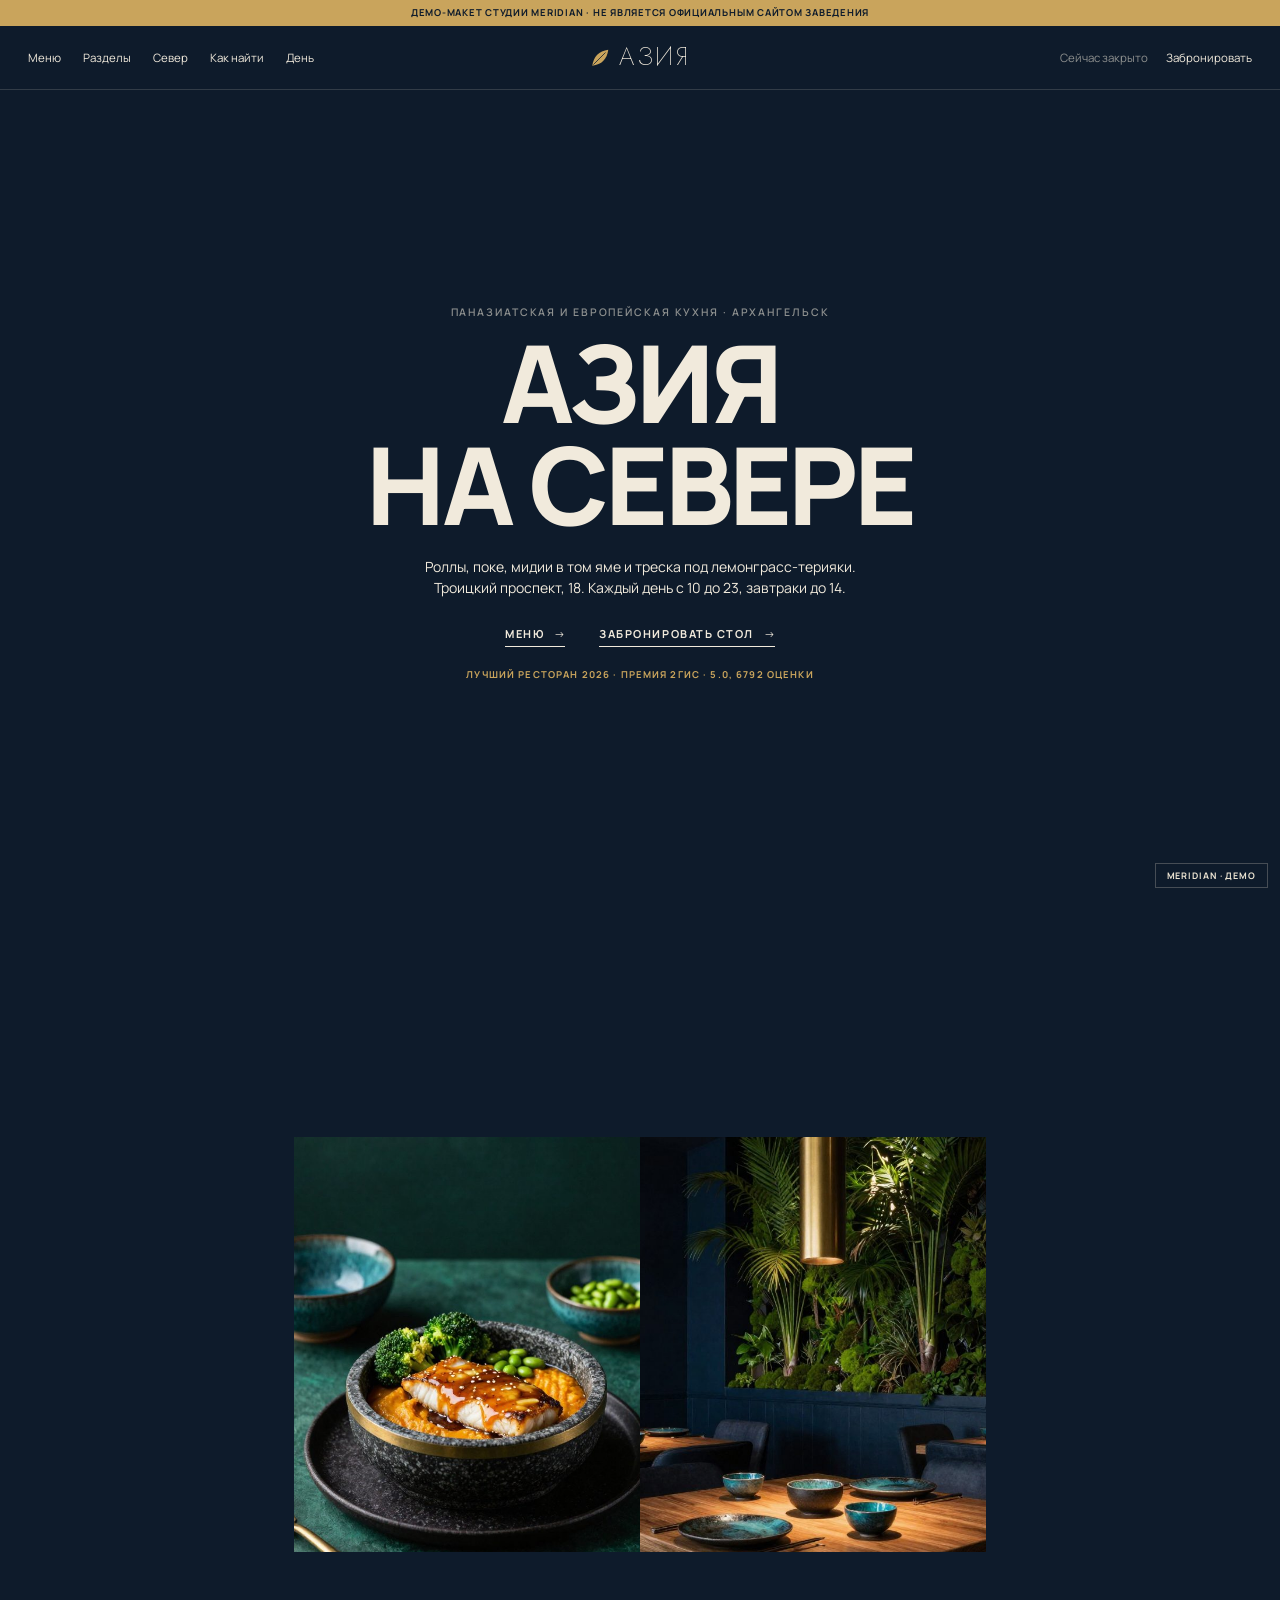
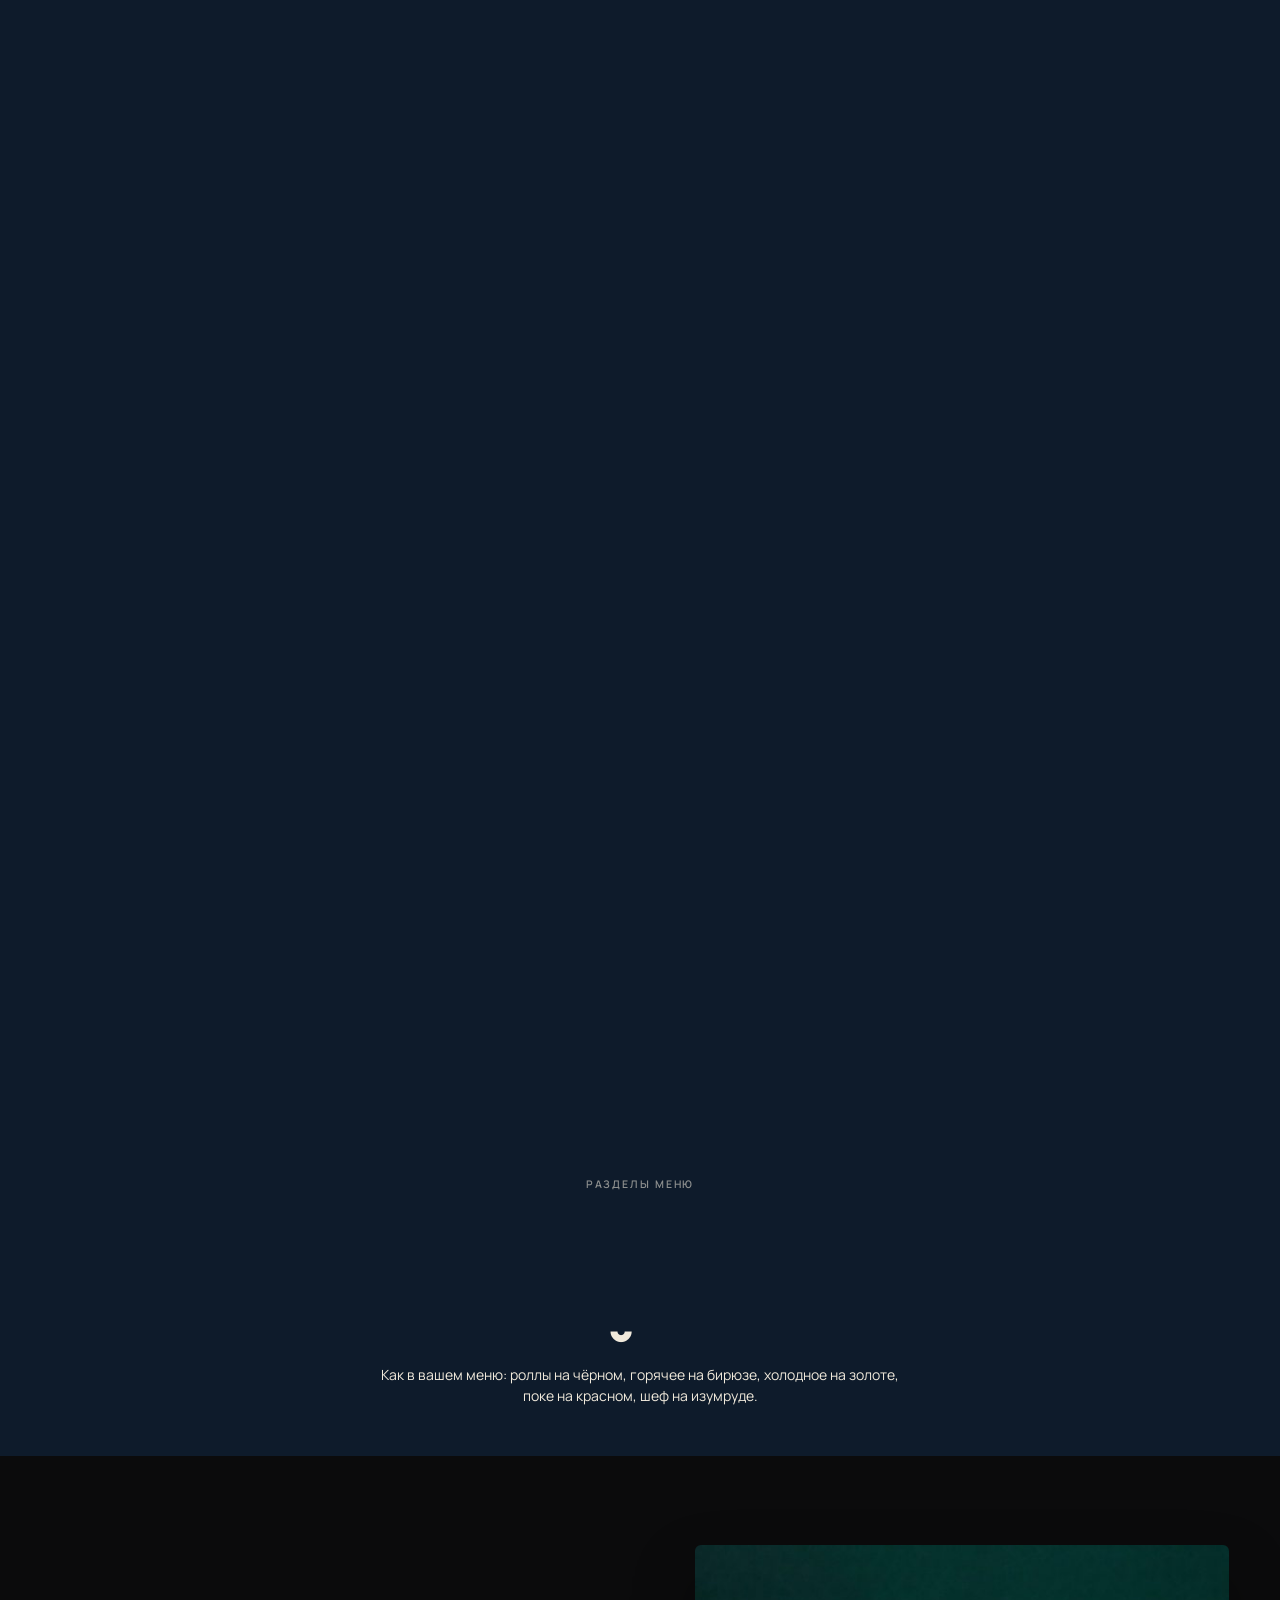
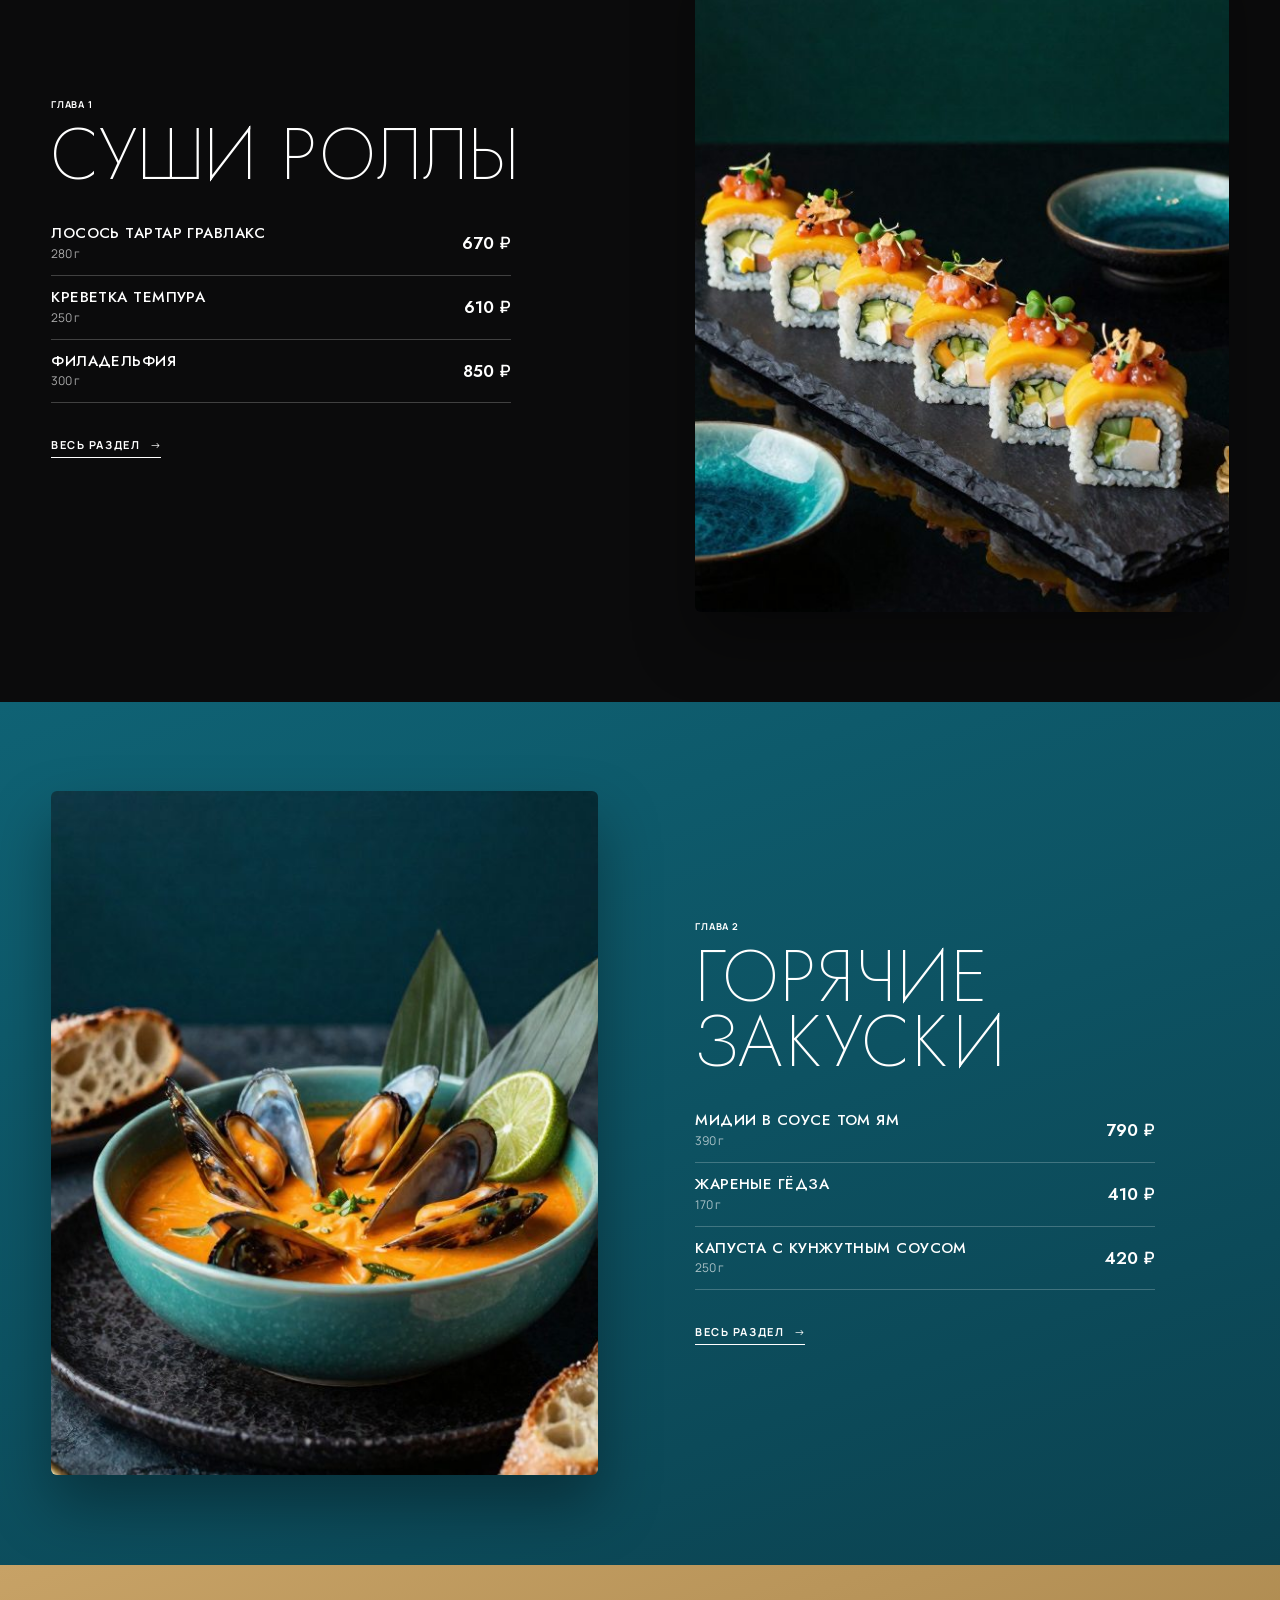
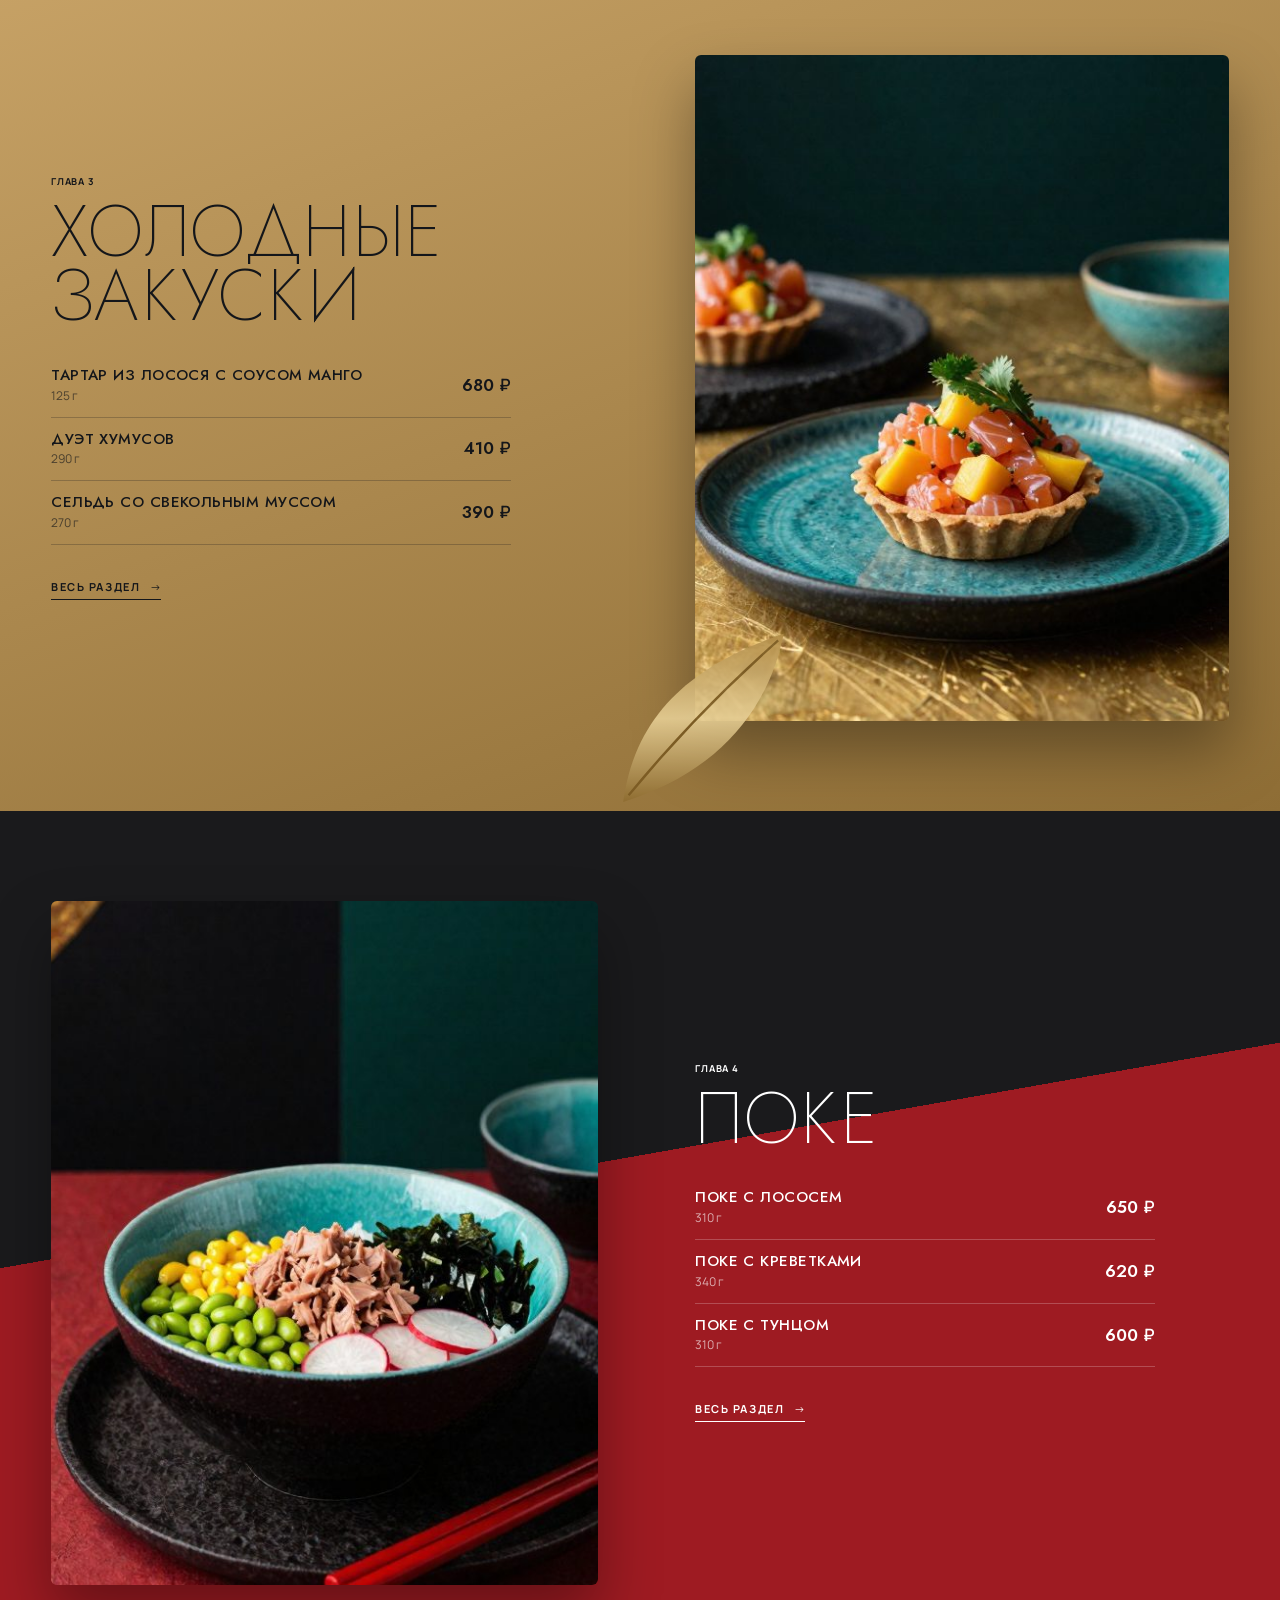
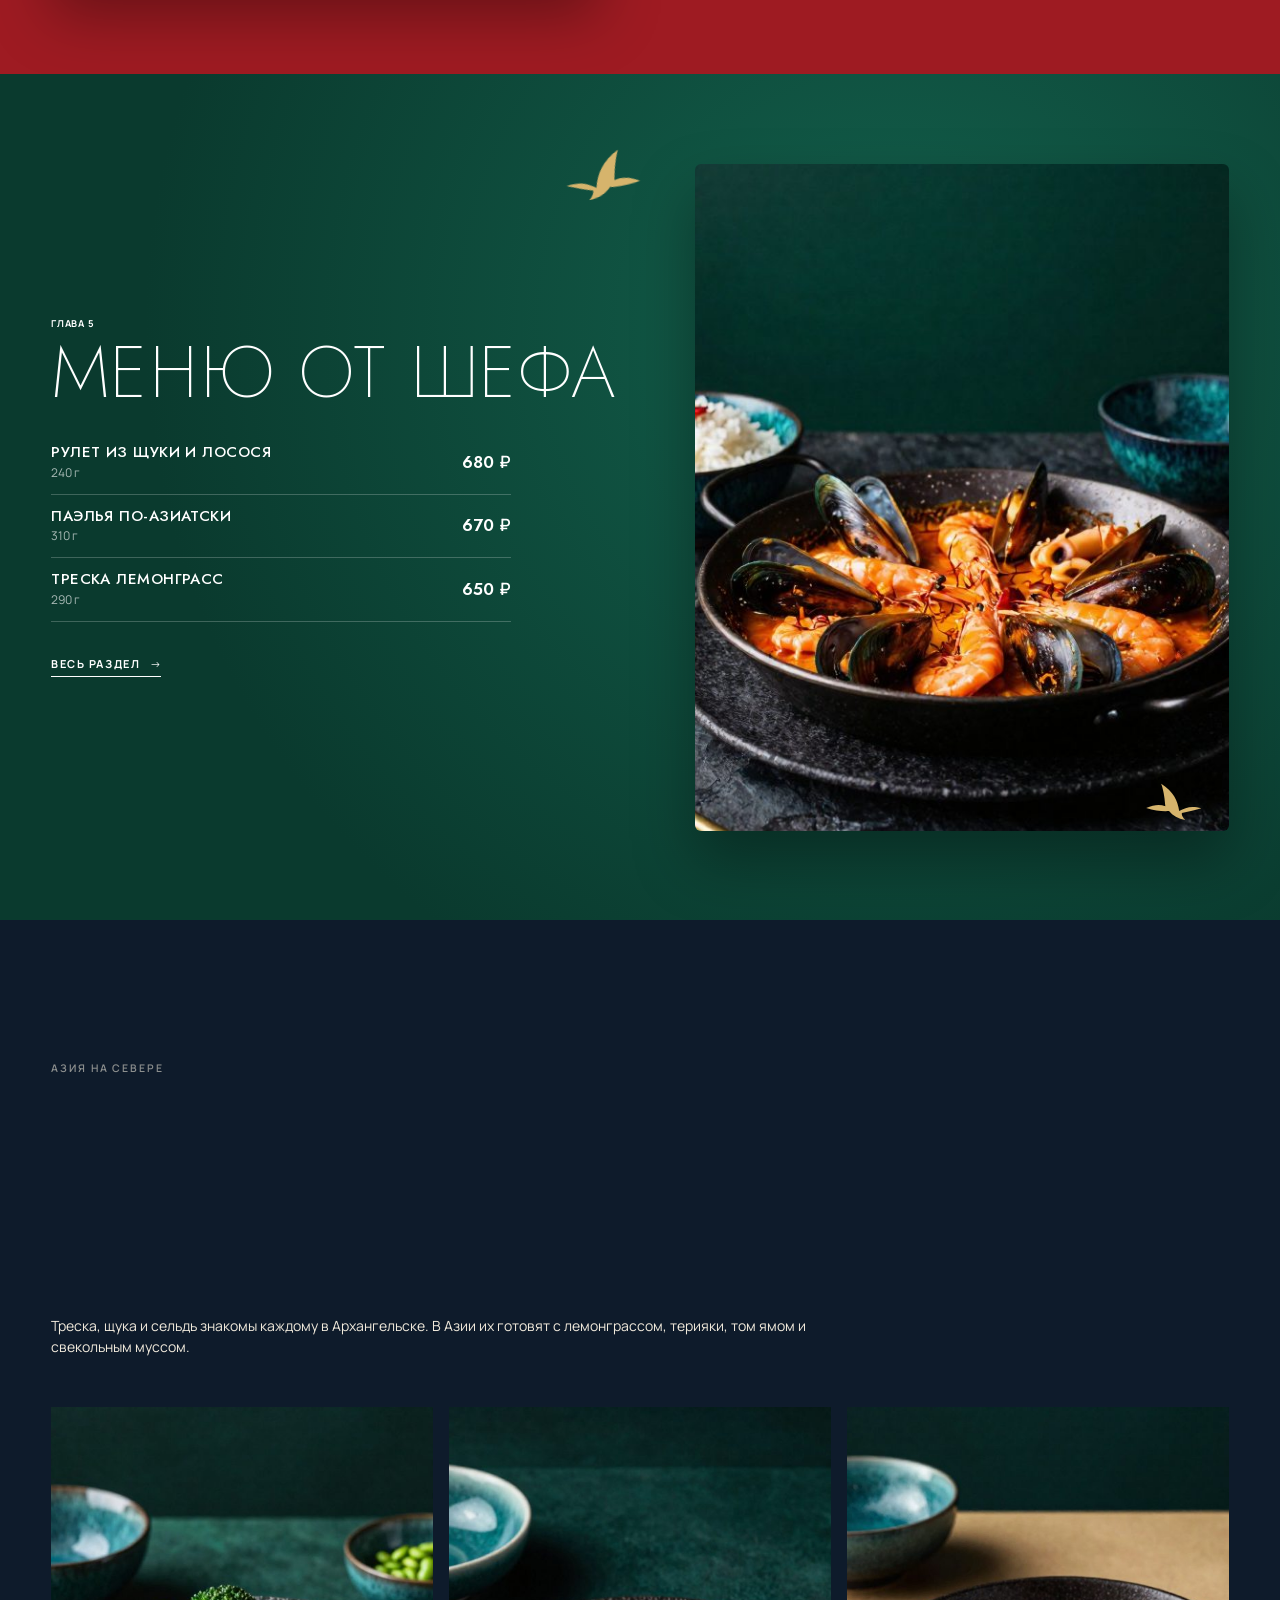
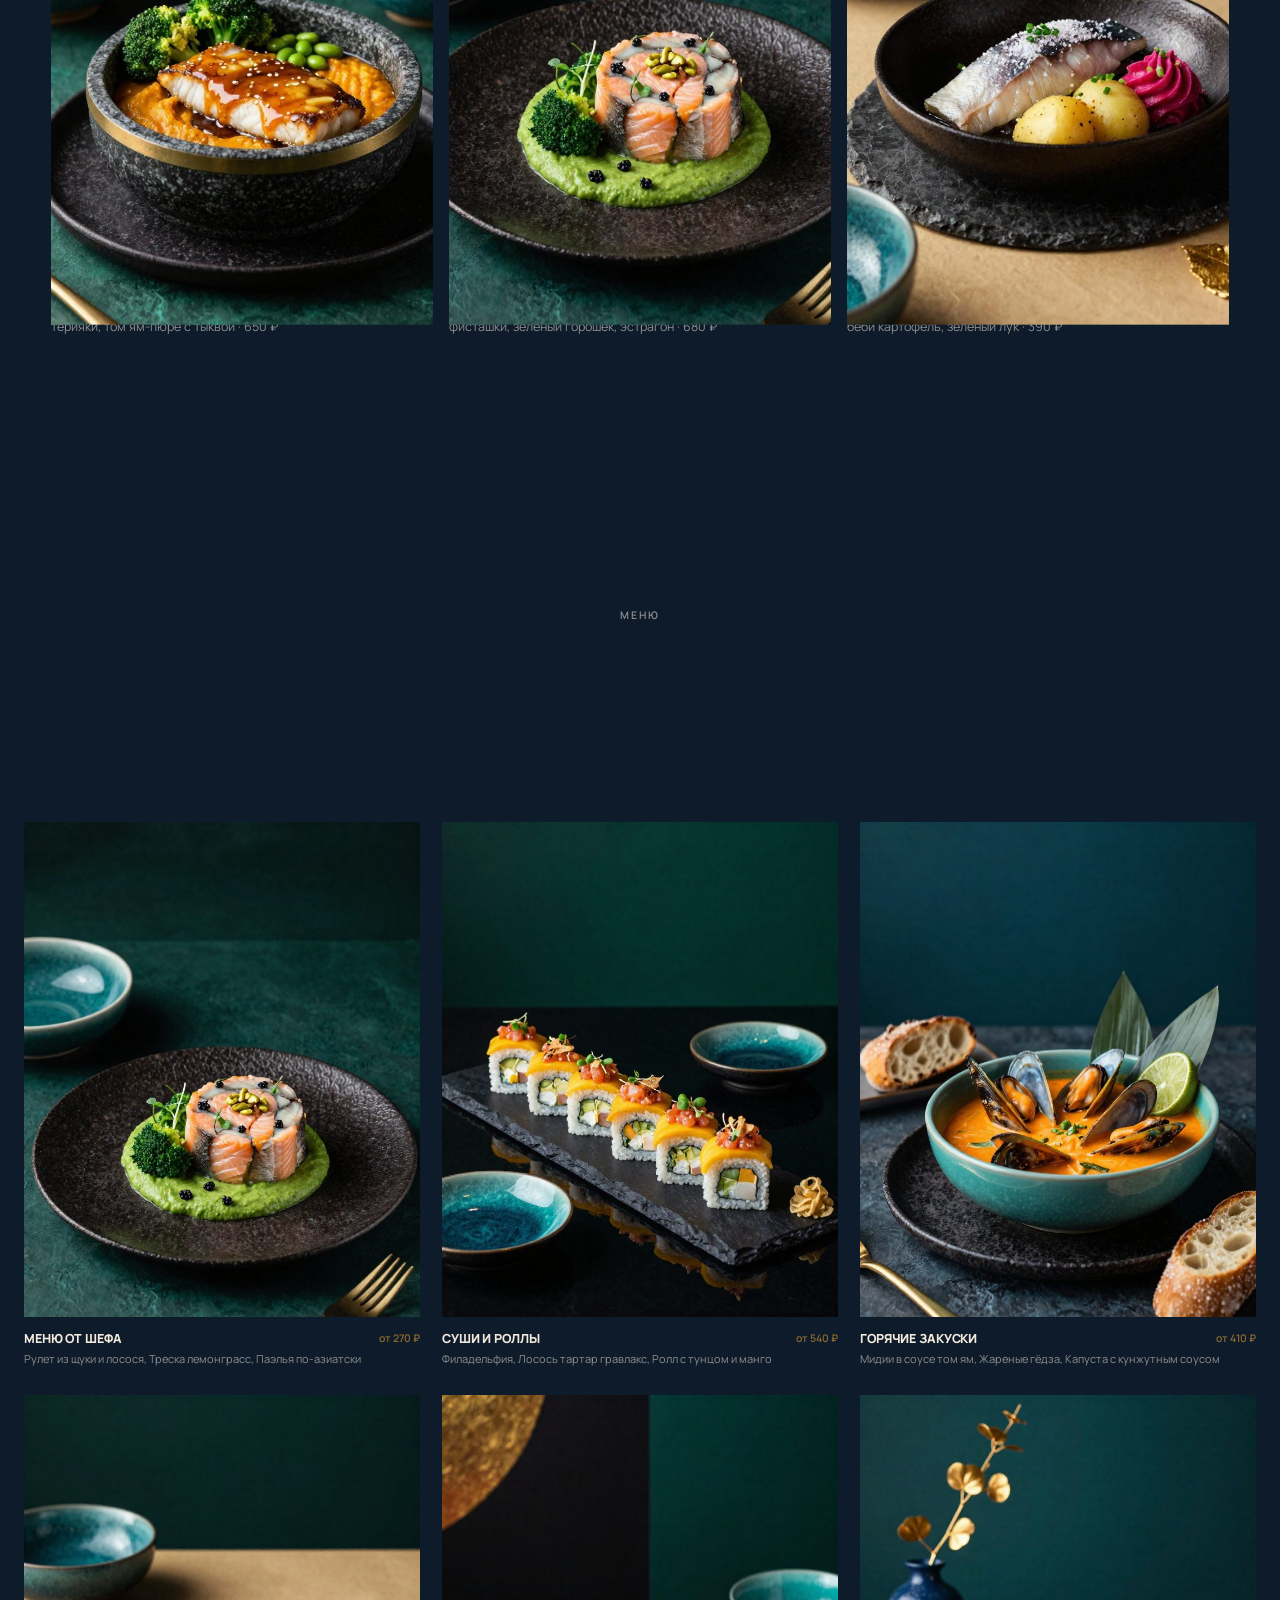
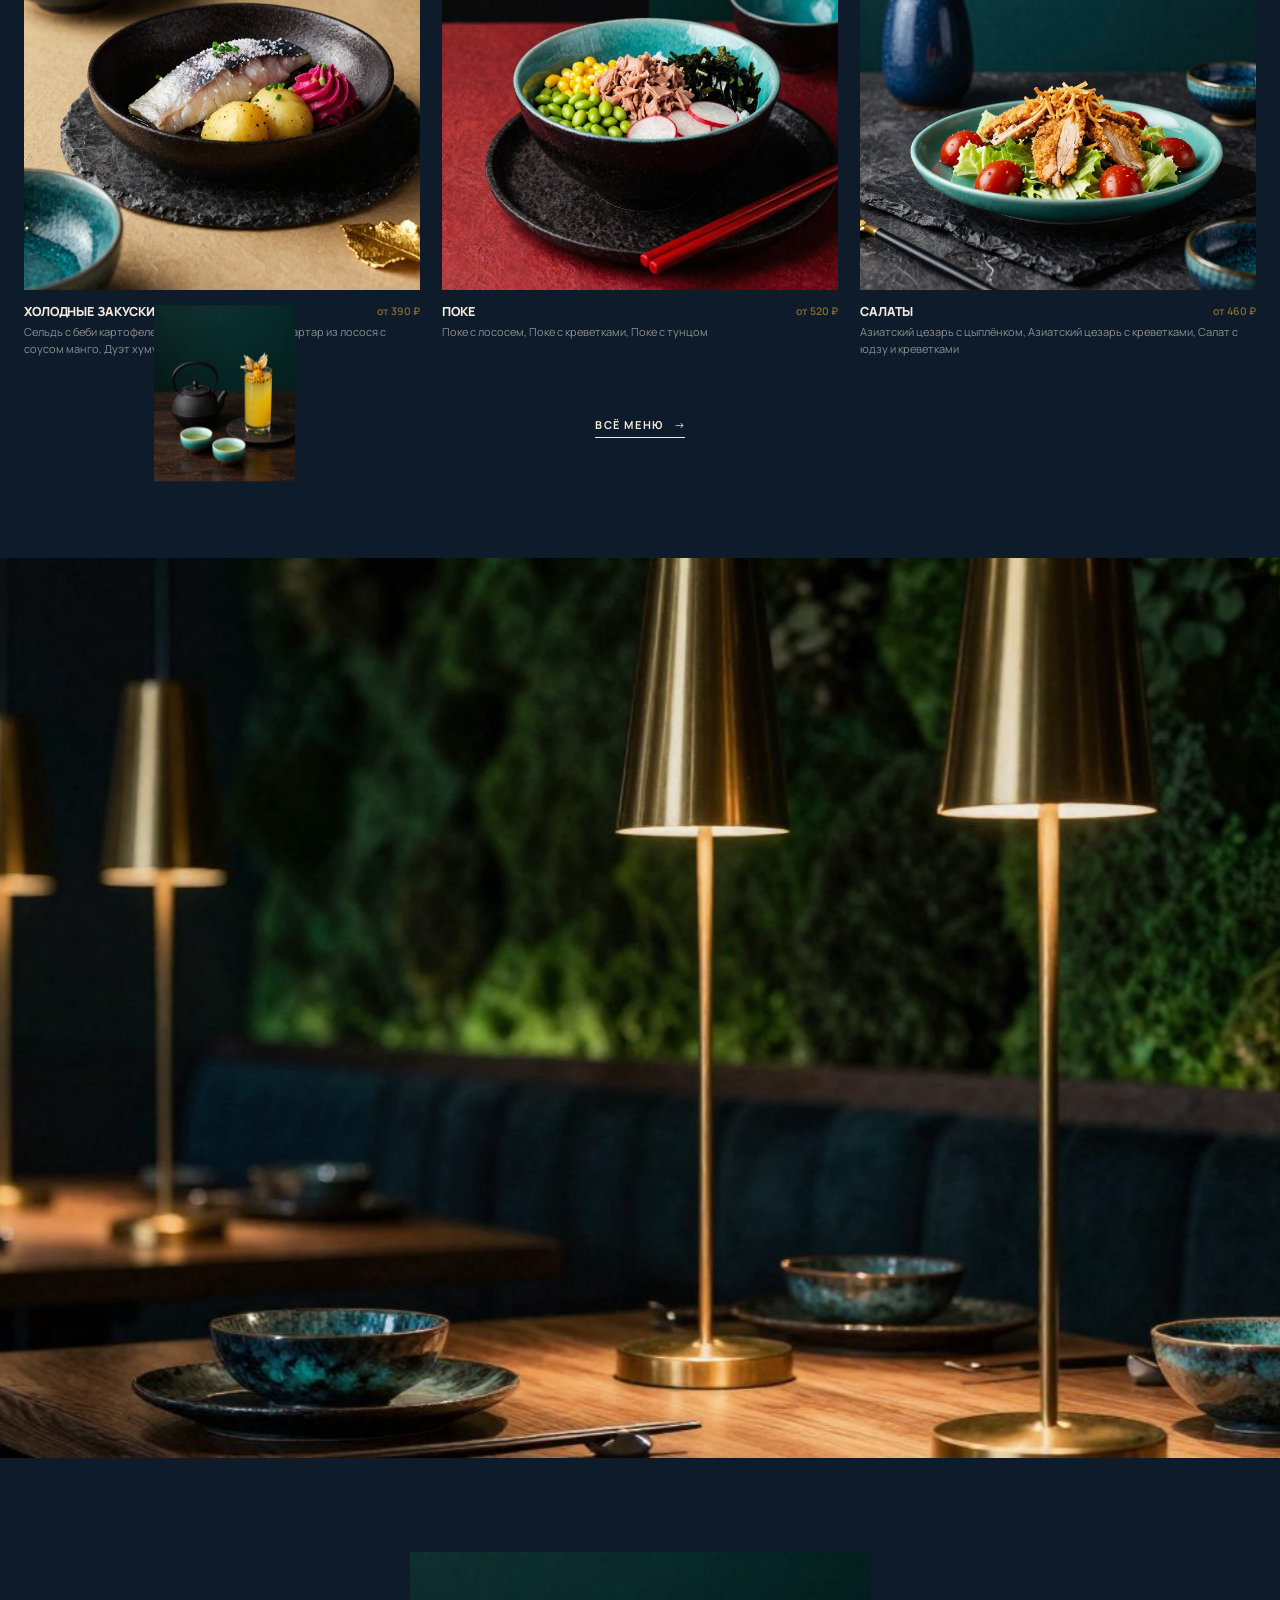
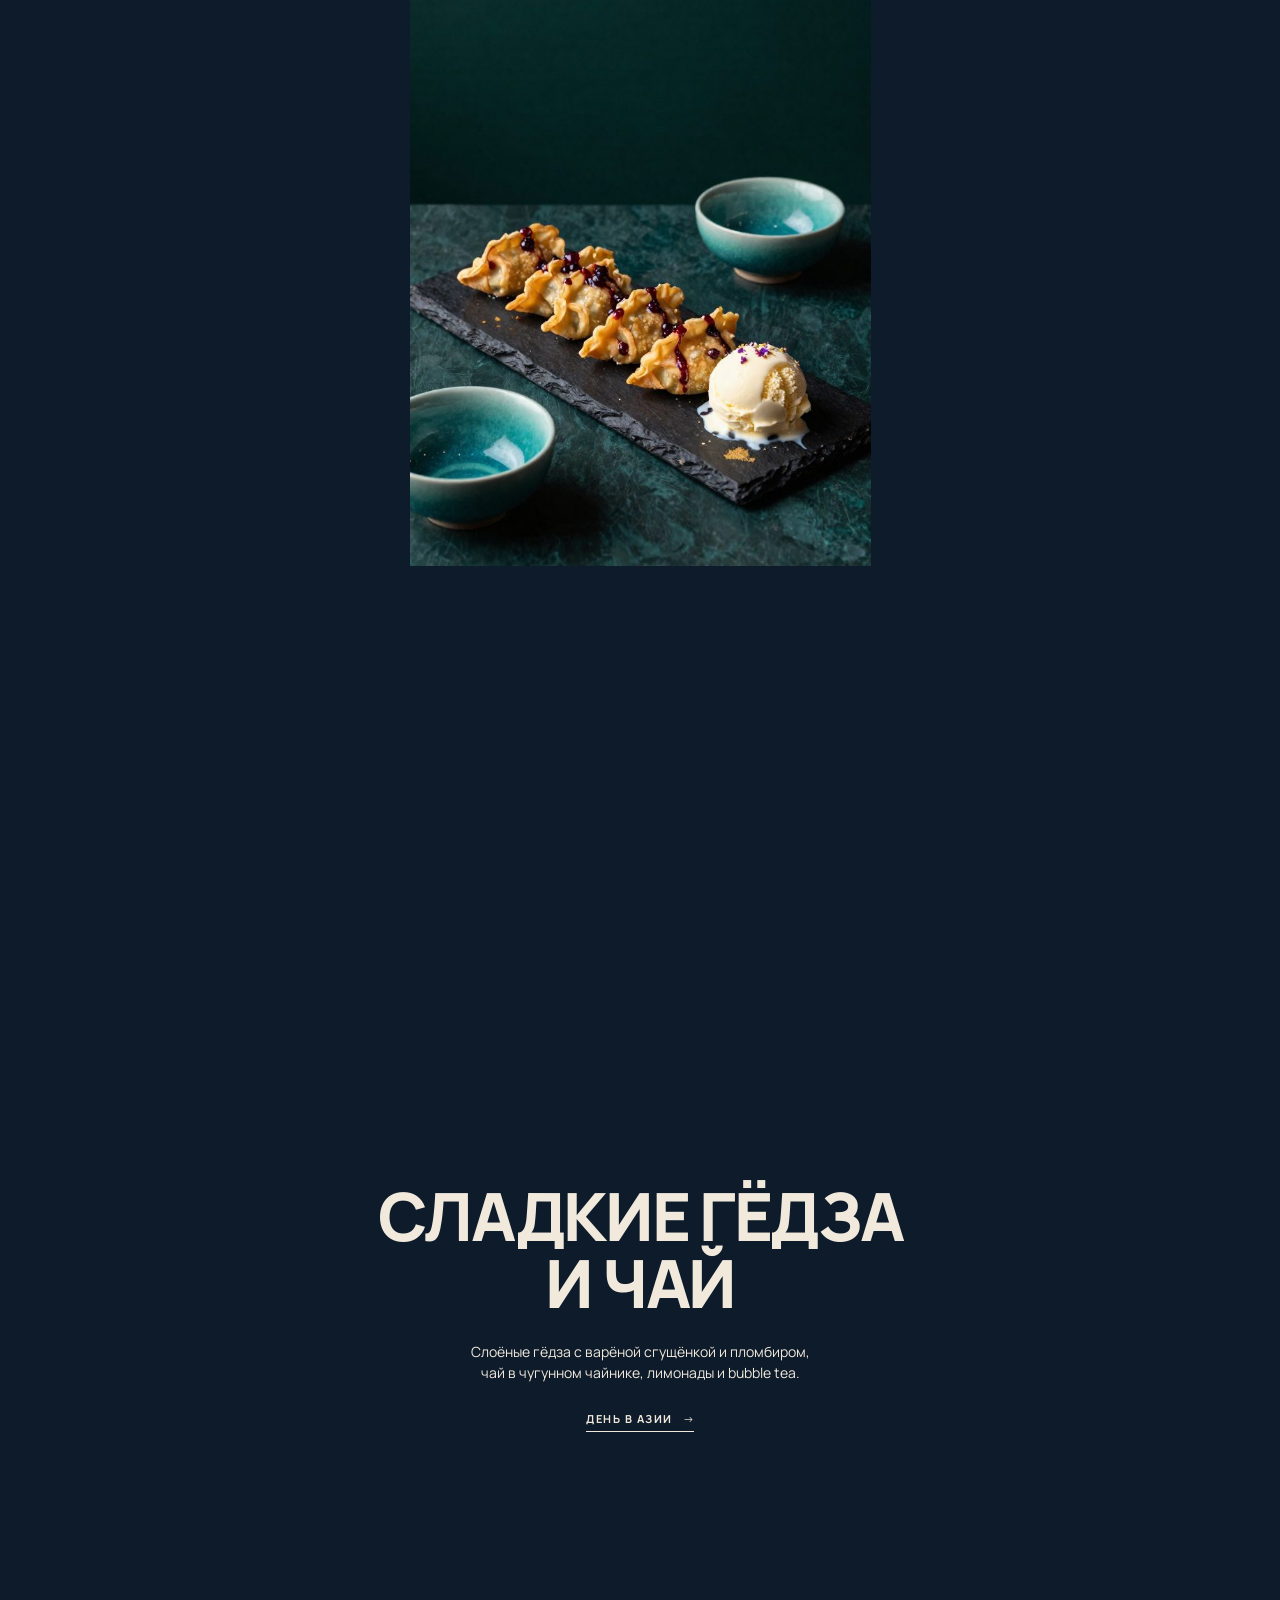
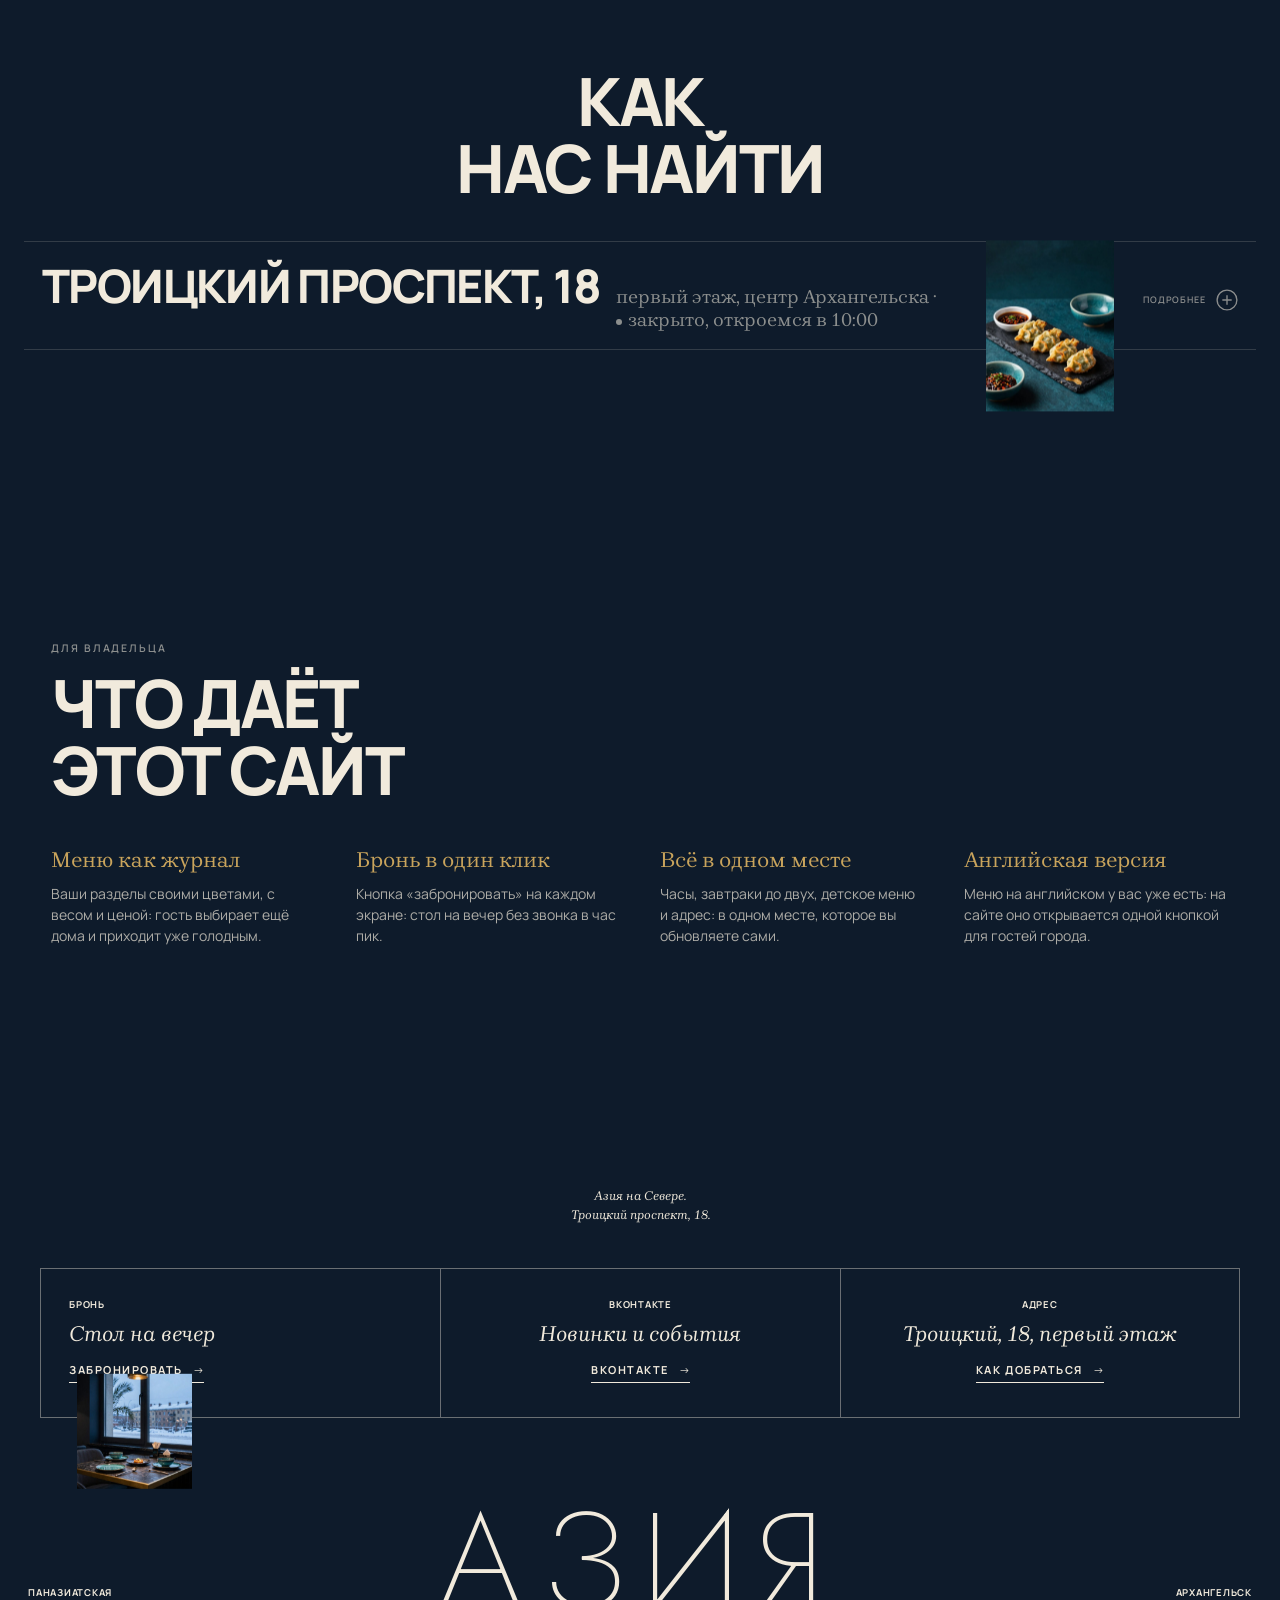
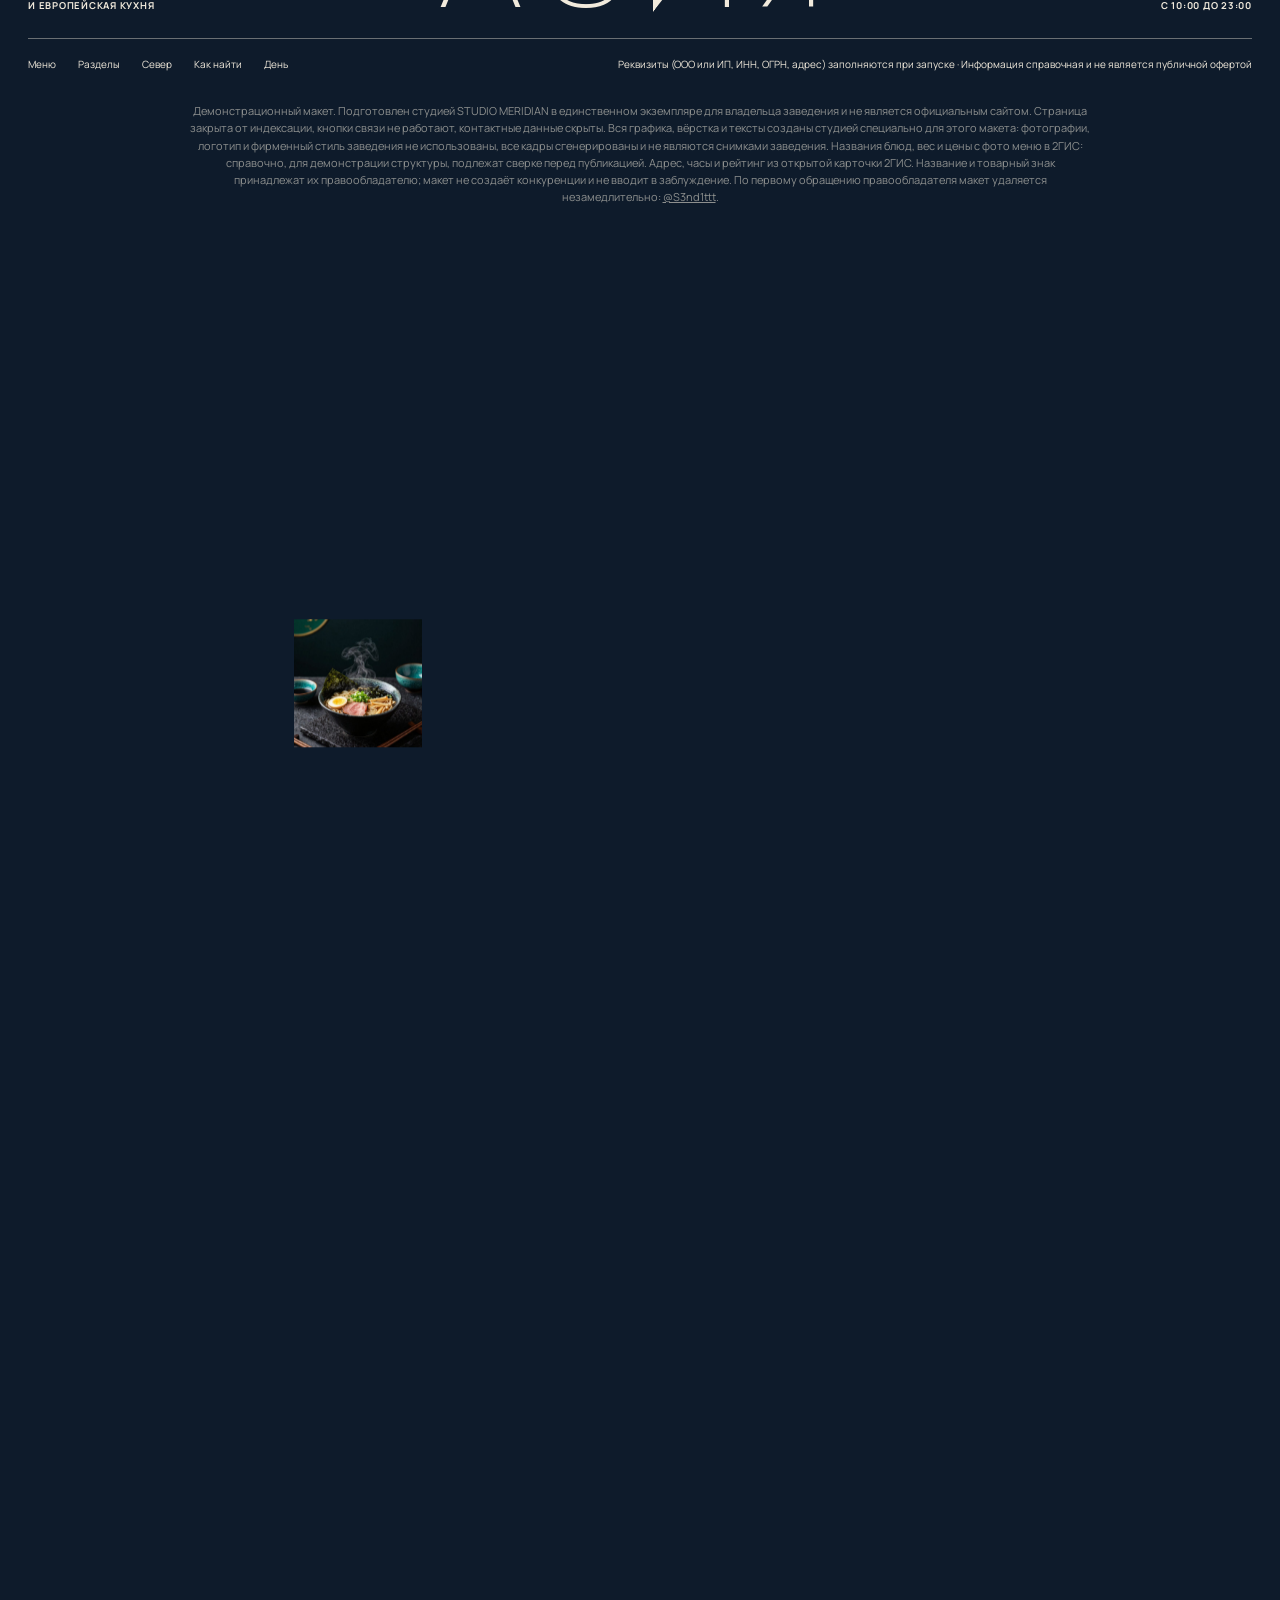
<file: index.html>
<!DOCTYPE html>
<html lang="ru" data-v="1" data-base="" class="nojs" data-tone="g">
<head>
<meta charset="UTF-8">
<meta name="viewport" content="width=device-width, initial-scale=1, viewport-fit=cover">
<meta name="robots" content="noindex, nofollow">
<title>Демо-макет сайта · STUDIO MERIDIAN</title>
<meta name="description" content="Демо-макет сайта для ресторана «Азия» в Архангельске: меню-журнал с разделами своих цветов, северная рыба в азиатской подаче, бронь стола.">
<meta name="theme-color" content="#0E1B2B">
<meta property="og:type" content="website">
<meta property="og:title" content="Демо-макет сайта · STUDIO MERIDIAN">
<meta property="og:description" content="Демо-макет сайта для ресторана «Азия» в Архангельске: меню-журнал с разделами своих цветов, северная рыба в азиатской подаче, бронь стола.">
<meta property="og:url" content="https://azia.meridianstud.ru/">
<meta property="og:image" content="https://azia.meridianstud.ru/img/og.jpg?v=1">
<link rel="icon" href="data:image/svg+xml,%3Csvg xmlns='http://www.w3.org/2000/svg' viewBox='0 0 40 40'%3E%3Crect width='40' height='40' rx='8' fill='%230E1B2B'/%3E%3Cpath d='M8 32C10 18 18 9 32 8 30 22 22 30 8 32z' fill='%23C9A45C'/%3E%3C/svg%3E">
<link rel="preload" href="fonts/jost-cyrillic.woff2" as="font" type="font/woff2" crossorigin>
<link rel="preload" href="fonts/manrope.woff2" as="font" type="font/woff2" crossorigin>
<link rel="stylesheet" href="skin.css?v=3e9a153c">
<link rel="stylesheet" href="venue.css?v=095686c9">
<noscript><style>.curtain{display:none}</style></noscript>
</head>
<body>
<p class="demo-strip">Демо-макет студии MERIDIAN · не является официальным сайтом заведения</p>
<div class="curtain" aria-hidden="true"><p class="wm"><span style="--i:0">а</span><span style="--i:1">з</span><span style="--i:2">и</span><span style="--i:3">я</span></p><div class="pic"><div class="pi"><img src="img/h-azia.jpg?v=1" alt="" decoding="async" width="1152" height="768"></div></div></div>
<div class="veil" aria-hidden="true"></div>
<header class="top">
  <nav class="nav" aria-label="Разделы"><a href="menu/">Меню</a><a href="#glavy">Разделы</a><a href="#sever">Север</a><a href="gde/">Как найти</a><a href="den/">День</a></nav>
  <button class="burger" type="button" aria-expanded="false" aria-controls="menu">Меню</button>
  <a class="logo" href="" aria-label="Азия, на главную"><svg class="lamp" viewBox="0 0 40 40" aria-hidden="true"><path d="M6 34C8 18 18 7 35 5 33 22 23 32 6 34z" fill="currentColor"/><path d="M8 32L30 10" stroke="var(--bg,#0E1B2B)" stroke-width="1.4"/></svg><span>азия</span></a>
  <div class="right"><span class="now" data-now></span><button type="button" data-hint="В рабочей версии кнопка открывает бронь стола или сразу набирает номер.">Забронировать</button></div>
</header>
<div class="menu" id="menu" hidden><nav aria-label="Меню"><a href="menu/">Меню</a><a href="#glavy">Разделы</a><a href="#sever">Север</a><a href="gde/">Как найти</a><a href="den/">День</a></nav></div>
<main>

  <section class="hero" data-bg="g">
    <p class="kick">Паназиатская и европейская кухня · Архангельск</p>
    <h1 class="cap xxl rv"><span class="ln"><span>Азия</span></span><span class="ln"><span>на Севере</span></span></h1>
    <p class="lead rv-f">Роллы, поке, мидии в том яме и треска под лемонграсс-терияки.<br>Троицкий проспект, 18. Каждый день с 10 до 23, завтраки до 14.</p>
    <div class="hbtns rv-f"><a class="btn" href="menu/">Меню</a><button class="btn ghost" type="button" data-hint="В рабочей версии кнопка открывает бронь стола.">Забронировать стол</button></div>
    <p class="award rv-f">Лучший ресторан 2026 · Премия 2ГИС · 5.0, 6792 оценки</p>
  </section>
  <section class="duo" data-bg="g" aria-label="Ресторан">
    <div class="stick"><div class="pair"><figure class="px"><img src="img/a-cod.jpg?v=1" alt="Треска лемонграсс на тёмно-зелёном фоне" decoding="async" width="704" height="880"></figure><figure class="px"><img src="img/h-azia.jpg?v=1" alt="Тёмный зал с живой стеной и латунными лампами" decoding="async" width="1152" height="768"></figure></div></div>
  </section>
  <section class="chs" id="glavy" data-bg="g"><div class="chh"><p class="kick">Разделы меню</p><h2 class="cap l rv"><span class="ln"><span>У каждого</span></span><span class="ln"><span>свой цвет</span></span></h2><p class="lead">Как в вашем меню: роллы на чёрном, горячее на бирюзе, холодное на золоте, поке на красном, шеф на изумруде.</p></div><article class="ch rolly"><div class="ct"><p class="k">глава 1</p><h3>Суши роллы</h3><ul><li><b>Лосось тартар гравлакс</b><span>280 г</span><em>670 ₽</em></li><li><b>Креветка темпура</b><span>250 г</span><em>610 ₽</em></li><li><b>Филадельфия</b><span>300 г</span><em>850 ₽</em></li></ul><a class="btn" href="menu/#rolly">Весь раздел</a></div><figure class="px"><img src="img/a-rolls.jpg?v=1" alt="Роллы с манго и тартаром лосося на тёмной доске" loading="lazy" decoding="async" width="704" height="880"></figure></article><article class="ch goryachie"><div class="ct"><p class="k">глава 2</p><h3>Горячие закуски</h3><ul><li><b>Мидии в соусе том ям</b><span>390 г</span><em>790 ₽</em></li><li><b>Жареные гёдза</b><span>170 г</span><em>410 ₽</em></li><li><b>Капуста с кунжутным соусом</b><span>250 г</span><em>420 ₽</em></li></ul><a class="btn" href="menu/#goryachie">Весь раздел</a></div><figure class="px"><img src="img/a-mussels.jpg?v=1" alt="Мидии в соусе том ям в бирюзовой миске" loading="lazy" decoding="async" width="704" height="880"></figure></article><article class="ch holodnye"><div class="ct"><p class="k">глава 3</p><h3>Холодные закуски</h3><ul><li><b>Тартар из лосося с соусом манго</b><span>125 г</span><em>680 ₽</em></li><li><b>Дуэт хумусов</b><span>290 г</span><em>410 ₽</em></li><li><b>Сельдь со свекольным муссом</b><span>270 г</span><em>390 ₽</em></li></ul><a class="btn" href="menu/#holodnye">Весь раздел</a></div><figure class="px"><img src="img/a-tartare.jpg?v=1" alt="Тартар из лосося в рисовых чипсах" loading="lazy" decoding="async" width="704" height="880"></figure><svg class='gl' viewBox='0 0 120 60' aria-hidden='true'><path d='M4 52C30 10 70 2 116 6 92 40 54 58 4 52z' fill='url(#gg)'/><path d='M8 50C40 34 74 20 112 8' stroke='#7A5A22' stroke-width='1.2' fill='none'/><defs><linearGradient id='gg' x1='0' y1='1' x2='1' y2='0'><stop offset='0' stop-color='#8C6A2E'/><stop offset='.5' stop-color='#E7CF95'/><stop offset='1' stop-color='#B08A45'/></linearGradient></defs></svg></article><article class="ch poke"><div class="ct"><p class="k">глава 4</p><h3>Поке</h3><ul><li><b>Поке с лососем</b><span>310 г</span><em>650 ₽</em></li><li><b>Поке с креветками</b><span>340 г</span><em>620 ₽</em></li><li><b>Поке с тунцом</b><span>310 г</span><em>600 ₽</em></li></ul><a class="btn" href="menu/#poke">Весь раздел</a></div><figure class="px"><img src="img/a-poke.jpg?v=1" alt="Поке с тунцом, эдамаме и редисом" loading="lazy" decoding="async" width="704" height="880"></figure></article><article class="ch shef"><div class="ct"><p class="k">глава 5</p><h3>Меню от шефа</h3><ul><li><b>Рулет из щуки и лосося</b><span>240 г</span><em>680 ₽</em></li><li><b>Паэлья по-азиатски</b><span>310 г</span><em>670 ₽</em></li><li><b>Треска лемонграсс</b><span>290 г</span><em>650 ₽</em></li></ul><a class="btn" href="menu/#shef">Весь раздел</a></div><figure class="px"><img src="img/a-paella.jpg?v=1" alt="Паэлья по-азиатски с мидиями и креветками" loading="lazy" decoding="async" width="704" height="880"></figure><svg class='bd' viewBox='0 0 80 50' aria-hidden='true'><path d='M2 30c14-2 22 2 30 8 4-14 12-26 30-34-6 12-8 22-10 30 8-2 16 0 26 6-12 2-22 2-32 0-6 6-14 9-24 9 4-3 6-6 6-9-8-2-16-6-26-10z' fill='#D6B46C'/></svg><svg class='bd' viewBox='0 0 80 50' aria-hidden='true'><path d='M2 30c14-2 22 2 30 8 4-14 12-26 30-34-6 12-8 22-10 30 8-2 16 0 26 6-12 2-22 2-32 0-6 6-14 9-24 9 4-3 6-6 6-9-8-2-16-6-26-10z' fill='#D6B46C'/></svg></article></section>
  <section class="north" data-bg="p" id="sever">
    <div class="nh">
      <p class="kick">Азия на Севере</p>
      <h2 class="cap l rv"><span class="ln"><span>Северная рыба,</span></span><span class="ln"><span>азиатская</span></span><span class="ln"><span>подача</span></span></h2>
      <p class="lead">Треска, щука и сельдь знакомы каждому в Архангельске. В Азии их готовят с лемонграссом, терияки, том ямом и свекольным муссом.</p>
    </div>
    <div class="fish">
      <figure class="px"><img src="img/a-cod.jpg?v=1" alt="Треска под соусом лемонграсс-терияки" loading="lazy" decoding="async" width="704" height="880"><figcaption><b>Треска лемонграсс</b>терияки, том ям-пюре с тыквой · 650 ₽</figcaption></figure>
      <figure class="px"><img src="img/a-pike.jpg?v=1" alt="Рулет из щуки и лосося на пюре из горошка" loading="lazy" decoding="async" width="704" height="880"><figcaption><b>Рулет из щуки и лосося</b>фисташки, зелёный горошек, эстрагон · 680 ₽</figcaption></figure>
      <figure class="px"><img src="img/a-herring.jpg?v=1" alt="Сельдь с беби картофелем и свекольным муссом" loading="lazy" decoding="async" width="704" height="880"><figcaption><b>Сельдь со свекольным муссом</b>беби картофель, зелёный лук · 390 ₽</figcaption></figure>
    </div>
  </section>
  <section class="ranges" data-bg="p">
    <p class="kick">Меню</p>
    <h2 class="cap l rv"><span class="ln"><span>Что</span></span><span class="ln"><span>заказать</span></span></h2>
    <div class="grid"><a class="card" href="menu/#shef"><span class="ph sd"><img src="img/a-pike.jpg?v=1" alt="Меню от шефа" loading="lazy" decoding="async" width="704" height="880"></span><span class="meta"><b>Меню от шефа</b><span class="pr">от 270 ₽</span><small>Рулет из щуки и лосося, Треска лемонграсс, Паэлья по-азиатски</small></span></a><a class="card" href="menu/#rolly"><span class="ph sd"><img src="img/a-rolls.jpg?v=1" alt="Суши и роллы" loading="lazy" decoding="async" width="704" height="880"></span><span class="meta"><b>Суши и роллы</b><span class="pr">от 540 ₽</span><small>Филадельфия, Лосось тартар гравлакс, Ролл с тунцом и манго</small></span></a><a class="card" href="menu/#goryachie"><span class="ph sd"><img src="img/a-mussels.jpg?v=1" alt="Горячие закуски" loading="lazy" decoding="async" width="704" height="880"></span><span class="meta"><b>Горячие закуски</b><span class="pr">от 410 ₽</span><small>Мидии в соусе том ям, Жареные гёдза, Капуста с кунжутным соусом</small></span></a><a class="card" href="menu/#holodnye"><span class="ph sd"><img src="img/a-herring.jpg?v=1" alt="Холодные закуски" loading="lazy" decoding="async" width="704" height="880"></span><span class="meta"><b>Холодные закуски</b><span class="pr">от 390 ₽</span><small>Сельдь с беби картофелем и свекольным муссом, Тартар из лосося с соусом манго, Дуэт хумусов</small></span></a><a class="card" href="menu/#poke"><span class="ph sd"><img src="img/a-poke.jpg?v=1" alt="Поке" loading="lazy" decoding="async" width="704" height="880"></span><span class="meta"><b>Поке</b><span class="pr">от 520 ₽</span><small>Поке с лососем, Поке с креветками, Поке с тунцом</small></span></a><a class="card" href="menu/#salaty"><span class="ph sd"><img src="img/a-caesar.jpg?v=1" alt="Салаты" loading="lazy" decoding="async" width="704" height="880"></span><span class="meta"><b>Салаты</b><span class="pr">от 460 ₽</span><small>Азиатский цезарь с цыплёнком, Азиатский цезарь с креветками, Салат с юдзу и креветками</small></span></a></div>
    <a class="btn" href="menu/">Всё меню</a>
  </section>
  <section class="roast" data-bg="g" aria-label="Латунные лампы-трубки над деревянным столом">
    <div class="wide"><img src="img/a-lamps.jpg?v=1" alt="Латунные лампы-трубки над деревянным столом" loading="lazy" decoding="async" width="1152" height="768"></div>
  </section>
  <section class="collage" data-bg="g">
    <div class="fl"><figure class="c0" data-s="0"><img src="img/a-sweetgyoza.jpg?v=1" alt="Сладкие гёдза с брусничным соусом и пломбиром" loading="lazy" decoding="async" width="704" height="880"></figure><figure class="c1" data-s="-.35"><img src="img/a-tea.jpg?v=1" alt="" loading="lazy" decoding="async" width="704" height="880"></figure><figure class="c2" data-s=".45"><img src="img/a-gyoza.jpg?v=1" alt="" loading="lazy" decoding="async" width="704" height="880"></figure><figure class="c3" data-s=".75"><img src="img/a-ramen.jpg?v=1" alt="" loading="lazy" decoding="async" width="704" height="880"></figure><figure class="c4" data-s="1.05"><img src="img/a-caesar.jpg?v=1" alt="" loading="lazy" decoding="async" width="704" height="880"></figure><figure class="c5" data-s=".6"><img src="img/a-window.jpg?v=1" alt="" loading="lazy" decoding="async" width="1152" height="768"></figure></div>
    <div class="say">
      <h2 class="cap l rv"><span class="ln"><span>Сладкие гёдза</span></span><span class="ln"><span>и чай</span></span></h2>
      <p class="lead">Слоёные гёдза с варёной сгущёнкой и пломбиром,<br>чай в чугунном чайнике, лимонады и bubble tea.</p>
      <a class="btn" href="den/">День в Азии</a>
    </div>
  </section>
  <section class="stores" data-bg="g">
    <h2 class="cap l rv"><span class="ln"><span>Как</span></span><span class="ln"><span>нас найти</span></span></h2>
    <div class="rows">
      <div class="ex">
        <button class="row" type="button" aria-expanded="false" aria-controls="st0"><b>Троицкий проспект, 18</b><span class="ad">первый этаж, центр Архангельска · <span class="st" data-open="10" data-close="23"></span></span><span class="more">подробнее <svg viewBox="0 0 16 16" aria-hidden="true"><circle cx="8" cy="8" r="7.2" fill="none" stroke="currentColor"/><path d="M8 4.6v6.8M4.6 8h6.8" stroke="currentColor"/></svg></span></button>
        <div class="exb" id="st0"><div class="exi">
          <div class="drag" data-drag><figure><img src="img/h-azia.jpg?v=1" alt="" loading="lazy" decoding="async" width="1152" height="768"></figure><figure><img src="img/a-lamps.jpg?v=1" alt="" loading="lazy" decoding="async" width="1152" height="768"></figure><figure><img src="img/a-window.jpg?v=1" alt="" loading="lazy" decoding="async" width="1152" height="768"></figure>
            <div class="info"><p class="it">Тёмный зал с живой стеной и латунными лампами, до 180 гостей. Завтраки с десяти до двух, ужины до одиннадцати.</p><p class="k">ежедневно с 10:00 до 23:00 · 5.0 в 2ГИС, 6792 оценки</p><a class="btn" href="gde/#troickiy">Как добраться</a></div>
          </div>
        </div></div>
      </div></div>
  </section>
  <section class="gives" data-bg="k">
    <p class="kick">Для владельца</p>
    <h2 class="cap l rv"><span class="ln"><span>Что даёт</span></span><span class="ln"><span>этот сайт</span></span></h2>
    <div class="gv"><div><b>Меню как журнал</b><p>Ваши разделы своими цветами, с весом и ценой: гость выбирает ещё дома и приходит уже голодным.</p></div><div><b>Бронь в один клик</b><p>Кнопка «забронировать» на каждом экране: стол на вечер без звонка в час пик.</p></div><div><b>Всё в одном месте</b><p>Часы, завтраки до двух, детское меню и адрес: в одном месте, которое вы обновляете сами.</p></div><div><b>Английская версия</b><p>Меню на английском у вас уже есть: на сайте оно открывается одной кнопкой для гостей города.</p></div></div>
  </section>
</main>
<footer class="foot" data-bg="g">
  <p class="quote">Азия на Севере.<br>Троицкий проспект, 18.</p>
  <div class="boxes"><div class="box"><p class="k">Бронь</p><p class="it">Стол на вечер</p><button class="btn" type="button" data-hint="В рабочей версии здесь бронь стола.">Забронировать</button></div><div class="box"><p class="k">ВКонтакте</p><p class="it">Новинки и события</p><button class="btn" type="button" data-hint="В рабочей версии здесь ваша группа ВКонтакте.">ВКонтакте</button></div><div class="box"><p class="k">Адрес</p><p class="it">Троицкий, 18, первый этаж</p><a class="btn" href="gde/">Как добраться</a></div></div>
  <div class="sig"><p class="k">Паназиатская<br>и европейская кухня</p><p class="wm" aria-hidden="true">азия</p><p class="k r">Архангельск<br>с 10:00 до 23:00</p></div>
  <div class="fine">
    <span><a href="menu/">Меню</a><a href="#glavy">Разделы</a><a href="#sever">Север</a><a href="gde/">Как найти</a><a href="den/">День</a></span>
    <span>Реквизиты (ООО или ИП, ИНН, ОГРН, адрес) заполняются при запуске · Информация справочная и не является публичной офертой</span>
  </div>
  <p class="note">Демонстрационный макет. Подготовлен студией STUDIO MERIDIAN в единственном экземпляре для владельца заведения и не является официальным сайтом. Страница закрыта от индексации, кнопки связи не работают, контактные данные скрыты. Вся графика, вёрстка и тексты созданы студией специально для этого макета: фотографии, логотип и фирменный стиль заведения не использованы, все кадры сгенерированы и не являются снимками заведения. Названия блюд, вес и цены с фото меню в 2ГИС: справочно, для демонстрации структуры, подлежат сверке перед публикацией. Адрес, часы и рейтинг из открытой карточки 2ГИС. Название и товарный знак принадлежат их правообладателю; макет не создаёт конкуренции и не вводит в заблуждение. По первому обращению правообладателя макет удаляется незамедлительно: <a href="https://t.me/S3nd1ttt" target="_blank" rel="noopener">@S3nd1ttt</a>.</p>
</footer>
<div class="toast" role="status" aria-live="polite" hidden></div>
<a class="mer-badge" href="https://t.me/S3nd1ttt" target="_blank" rel="noopener">MERIDIAN · Демо</a>
<script src="skin.js?v=77db7cbb"></script>
</body>
</html>
</file>
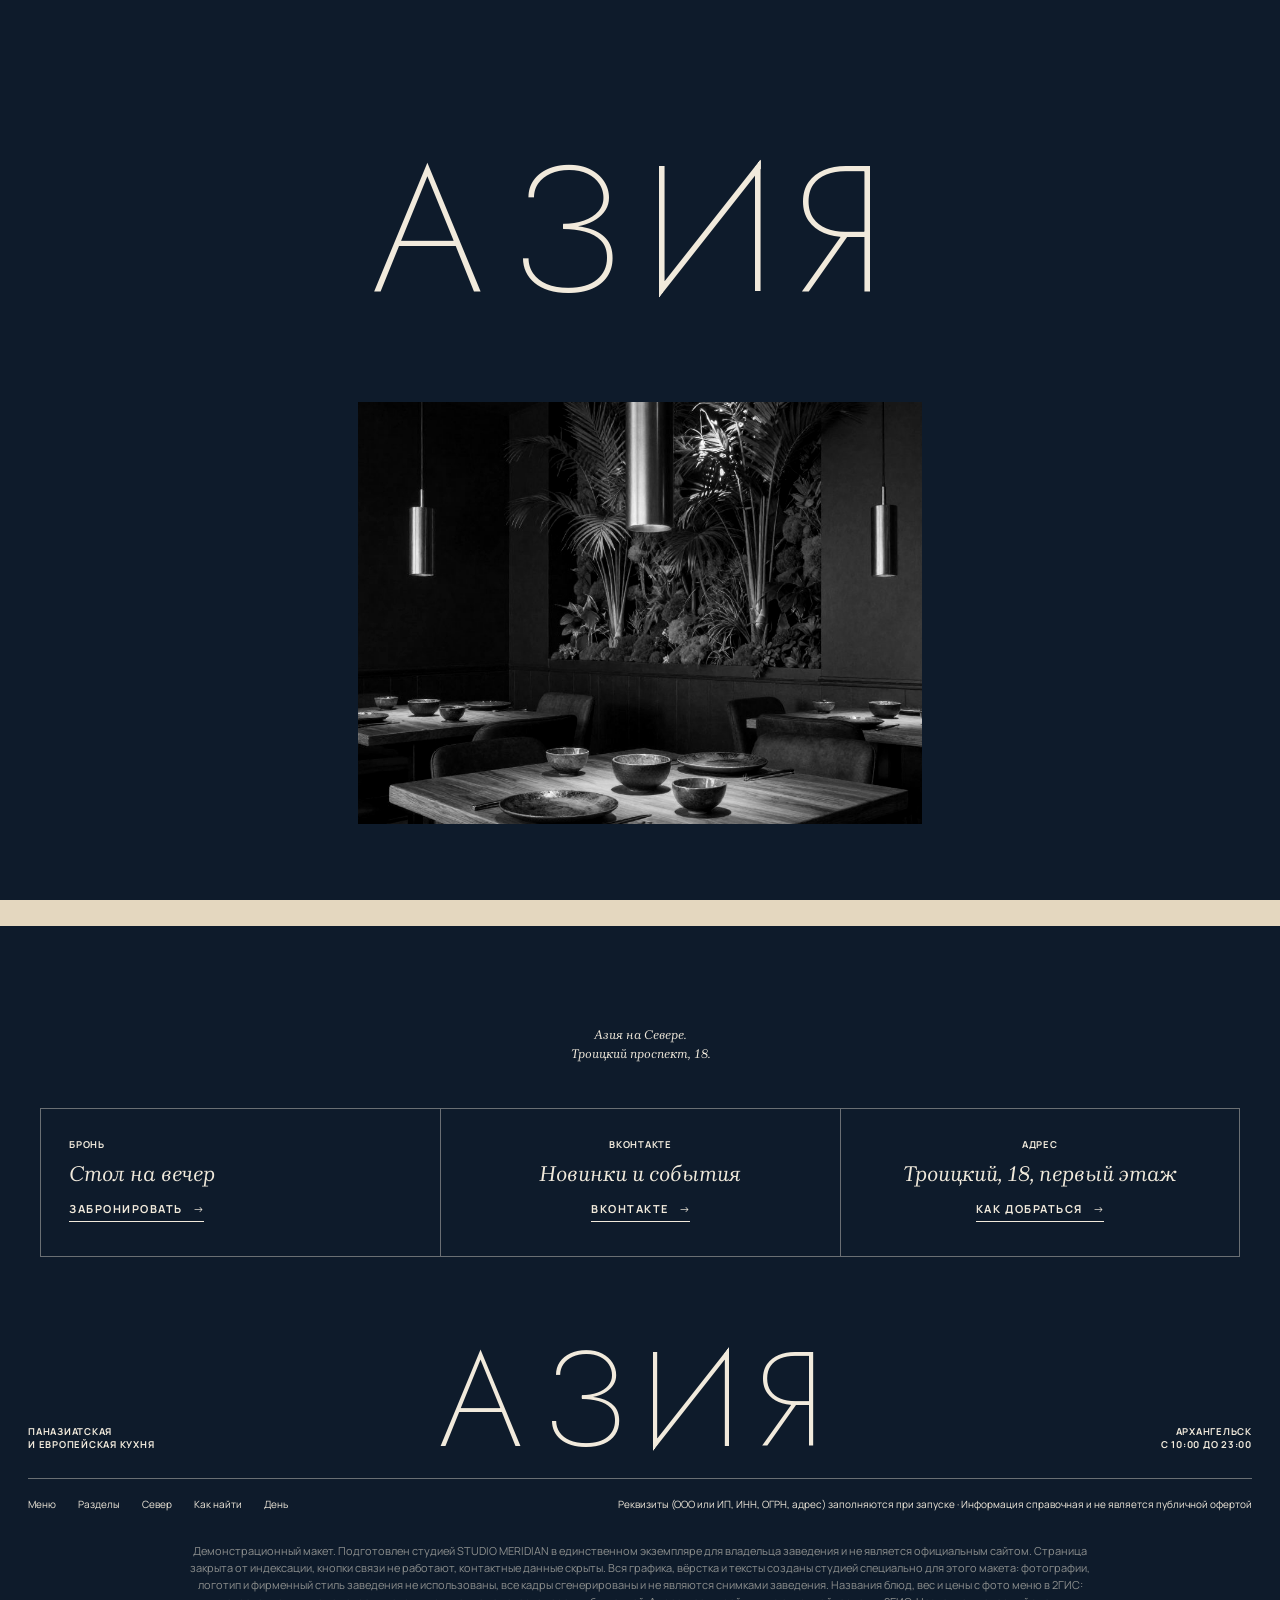
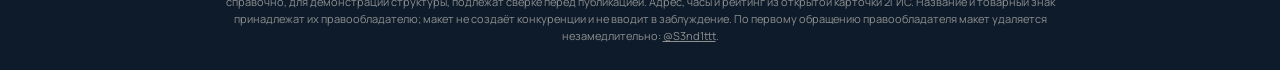
<file: 404/index.html>
<!DOCTYPE html>
<html lang="ru" data-v="1" data-base="../" class="nojs" data-tone="l">
<head>
<meta charset="UTF-8">
<meta name="viewport" content="width=device-width, initial-scale=1, viewport-fit=cover">
<meta name="robots" content="noindex, nofollow">
<title>Страница не найдена · Демо-макет сайта · STUDIO MERIDIAN</title>
<meta name="description" content="Такой страницы нет.">
<meta name="theme-color" content="#0E1B2B">
<meta property="og:type" content="website">
<meta property="og:title" content="Демо-макет сайта · STUDIO MERIDIAN">
<meta property="og:description" content="Такой страницы нет.">
<meta property="og:url" content="https://azia.meridianstud.ru/404/">
<meta property="og:image" content="https://azia.meridianstud.ru/img/og.jpg?v=1">
<link rel="icon" href="data:image/svg+xml,%3Csvg xmlns='http://www.w3.org/2000/svg' viewBox='0 0 40 40'%3E%3Crect width='40' height='40' rx='8' fill='%230E1B2B'/%3E%3Cpath d='M8 32C10 18 18 9 32 8 30 22 22 30 8 32z' fill='%23C9A45C'/%3E%3C/svg%3E">
<link rel="preload" href="../fonts/jost-cyrillic.woff2" as="font" type="font/woff2" crossorigin>
<link rel="preload" href="../fonts/manrope.woff2" as="font" type="font/woff2" crossorigin>
<link rel="stylesheet" href="../skin.css?v=3e9a153c">
<link rel="stylesheet" href="../venue.css?v=095686c9">
<noscript><style>.curtain{display:none}</style></noscript>
</head>
<body>
<p class="demo-strip">Демо-макет студии MERIDIAN · не является официальным сайтом заведения</p>
<div class="curtain" aria-hidden="true"><p class="wm"><span style="--i:0">а</span><span style="--i:1">з</span><span style="--i:2">и</span><span style="--i:3">я</span></p><div class="pic"><div class="pi"><img src="../img/h-azia.jpg?v=1" alt="" decoding="async" width="1152" height="768"></div></div></div>
<div class="veil" aria-hidden="true"></div>
<header class="top">
  <nav class="nav" aria-label="Разделы"><a href="../menu/">Меню</a><a href="../#glavy">Разделы</a><a href="../#sever">Север</a><a href="../gde/">Как найти</a><a href="../den/">День</a></nav>
  <button class="burger" type="button" aria-expanded="false" aria-controls="menu">Меню</button>
  <a class="logo" href="../" aria-label="Азия, на главную"><svg class="lamp" viewBox="0 0 40 40" aria-hidden="true"><path d="M6 34C8 18 18 7 35 5 33 22 23 32 6 34z" fill="currentColor"/><path d="M8 32L30 10" stroke="var(--bg,#0E1B2B)" stroke-width="1.4"/></svg><span>азия</span></a>
  <div class="right"><span class="now" data-now></span><button type="button" data-hint="В рабочей версии кнопка открывает бронь стола или сразу набирает номер.">Забронировать</button></div>
</header>
<div class="menu" id="menu" hidden><nav aria-label="Меню"><a href="../menu/">Меню</a><a href="../#glavy">Разделы</a><a href="../#sever">Север</a><a href="../gde/">Как найти</a><a href="../den/">День</a></nav></div>
<main class="nf" data-bg="l">

  <h1 class="cap xxl rv"><span class="ln"><span>404</span></span><span class="ln"><span>Не найдено</span></span></h1>
  <p class="lead">Такой страницы нет. Зато кухня работает до одиннадцати.</p>
  <a class="btn dark" href="../">На главную</a>
</main>
<footer class="foot" data-bg="g">
  <p class="quote">Азия на Севере.<br>Троицкий проспект, 18.</p>
  <div class="boxes"><div class="box"><p class="k">Бронь</p><p class="it">Стол на вечер</p><button class="btn" type="button" data-hint="В рабочей версии здесь бронь стола.">Забронировать</button></div><div class="box"><p class="k">ВКонтакте</p><p class="it">Новинки и события</p><button class="btn" type="button" data-hint="В рабочей версии здесь ваша группа ВКонтакте.">ВКонтакте</button></div><div class="box"><p class="k">Адрес</p><p class="it">Троицкий, 18, первый этаж</p><a class="btn" href="../gde/">Как добраться</a></div></div>
  <div class="sig"><p class="k">Паназиатская<br>и европейская кухня</p><p class="wm" aria-hidden="true">азия</p><p class="k r">Архангельск<br>с 10:00 до 23:00</p></div>
  <div class="fine">
    <span><a href="../menu/">Меню</a><a href="../#glavy">Разделы</a><a href="../#sever">Север</a><a href="../gde/">Как найти</a><a href="../den/">День</a></span>
    <span>Реквизиты (ООО или ИП, ИНН, ОГРН, адрес) заполняются при запуске · Информация справочная и не является публичной офертой</span>
  </div>
  <p class="note">Демонстрационный макет. Подготовлен студией STUDIO MERIDIAN в единственном экземпляре для владельца заведения и не является официальным сайтом. Страница закрыта от индексации, кнопки связи не работают, контактные данные скрыты. Вся графика, вёрстка и тексты созданы студией специально для этого макета: фотографии, логотип и фирменный стиль заведения не использованы, все кадры сгенерированы и не являются снимками заведения. Названия блюд, вес и цены с фото меню в 2ГИС: справочно, для демонстрации структуры, подлежат сверке перед публикацией. Адрес, часы и рейтинг из открытой карточки 2ГИС. Название и товарный знак принадлежат их правообладателю; макет не создаёт конкуренции и не вводит в заблуждение. По первому обращению правообладателя макет удаляется незамедлительно: <a href="https://t.me/S3nd1ttt" target="_blank" rel="noopener">@S3nd1ttt</a>.</p>
</footer>
<div class="toast" role="status" aria-live="polite" hidden></div>
<a class="mer-badge" href="https://t.me/S3nd1ttt" target="_blank" rel="noopener">MERIDIAN · Демо</a>
<script src="../skin.js?v=77db7cbb"></script>
</body>
</html>
</file>
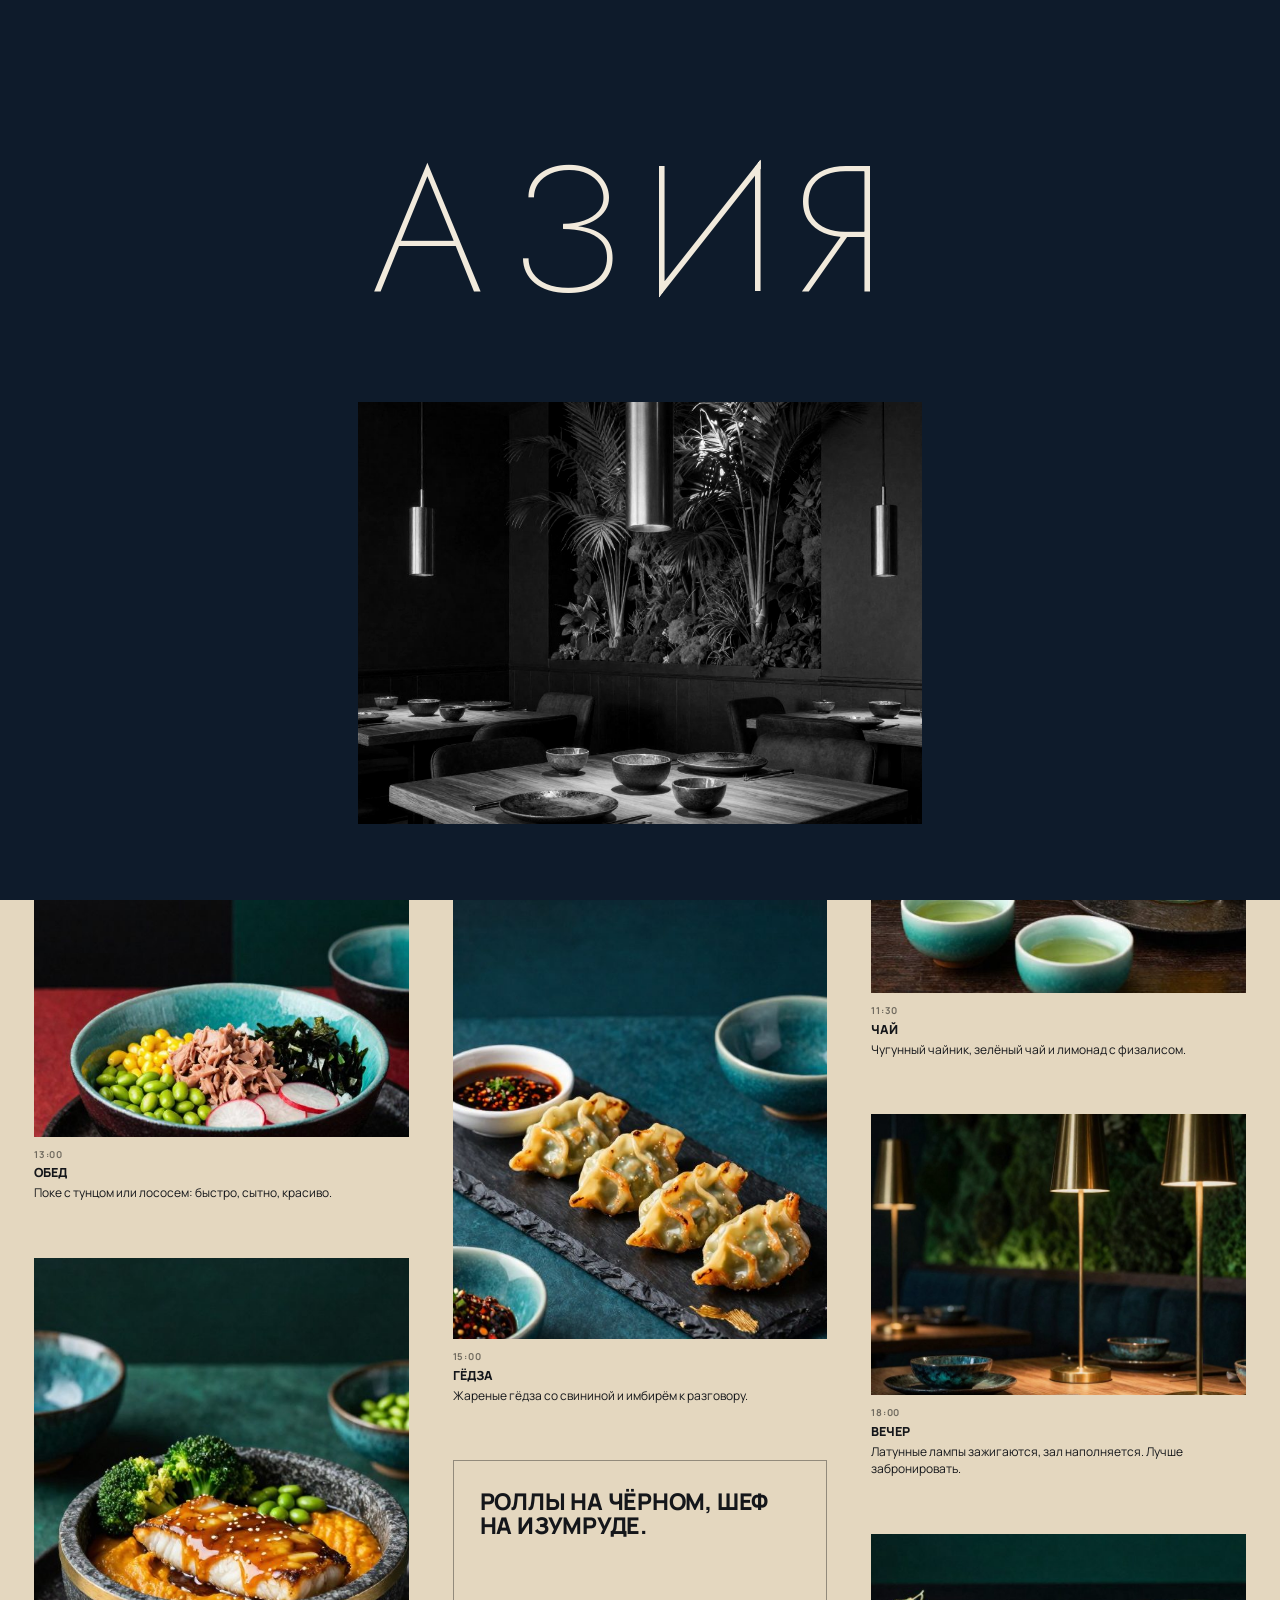
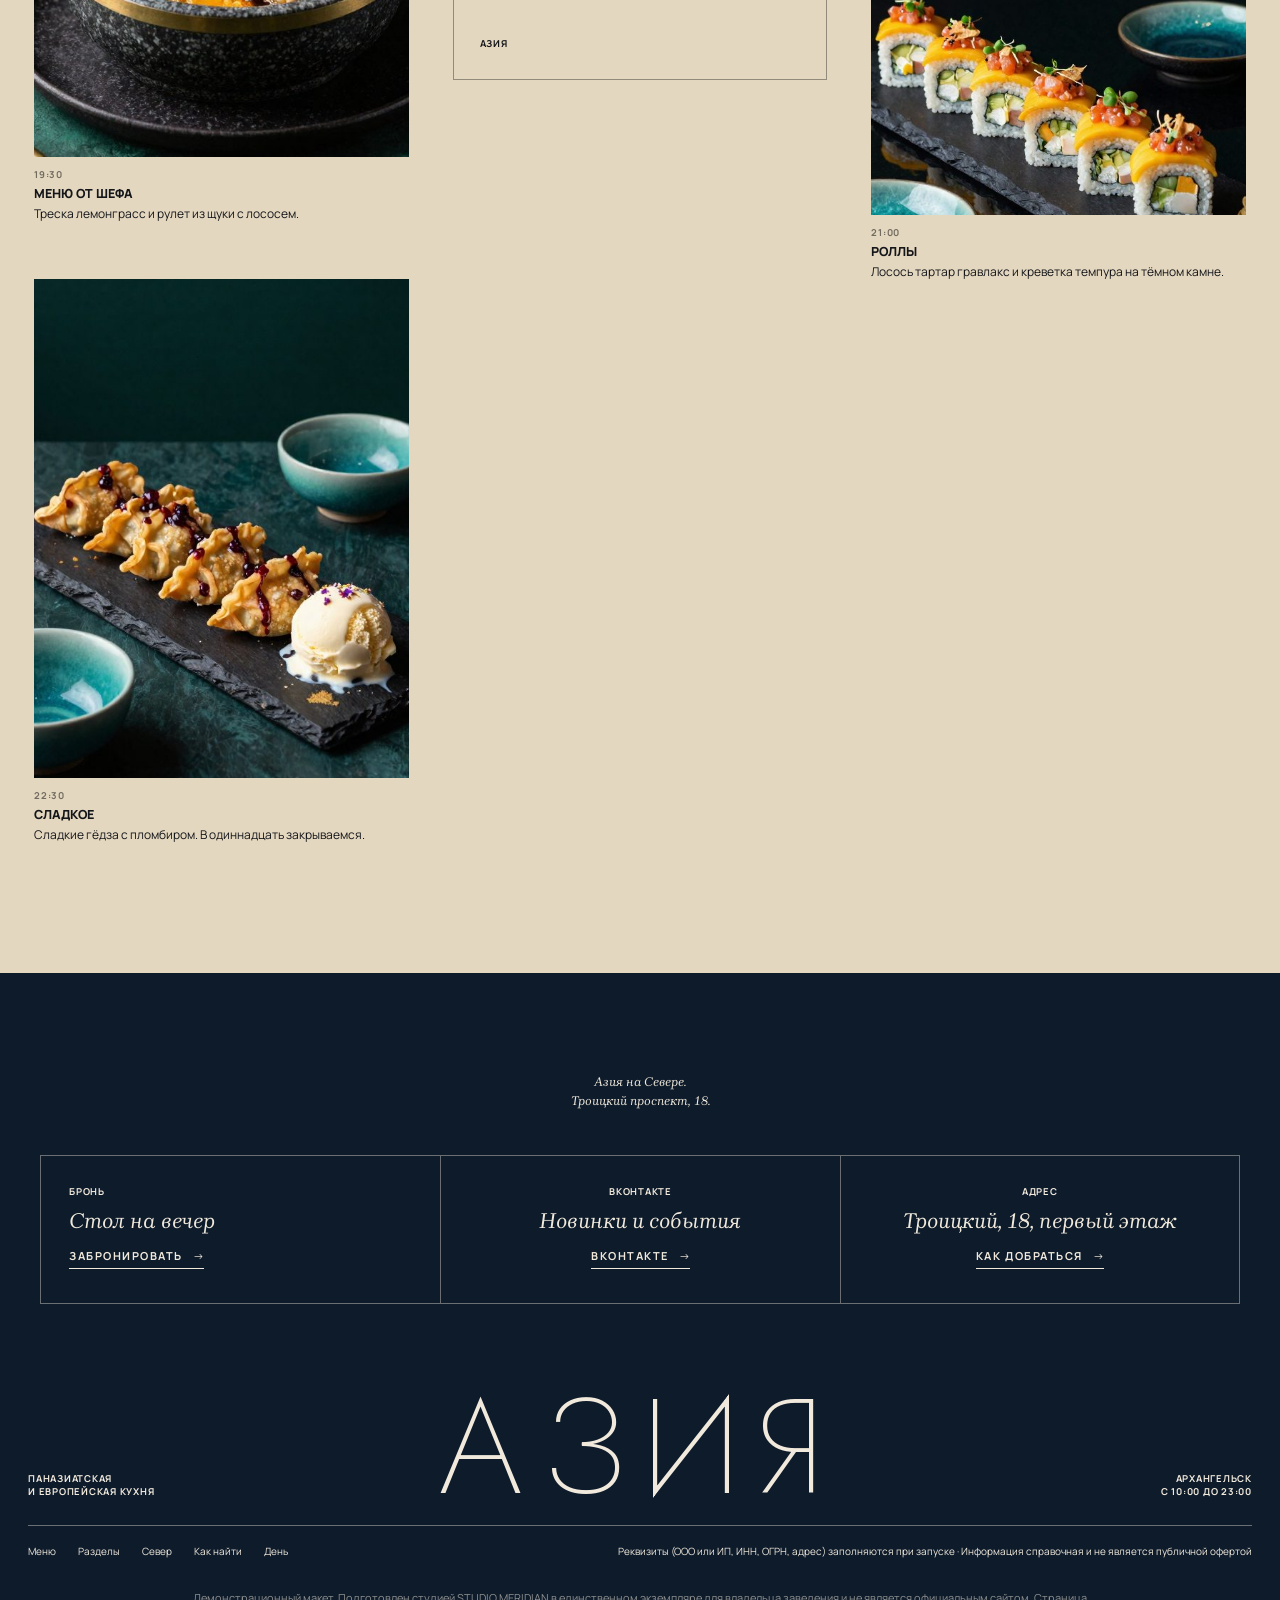
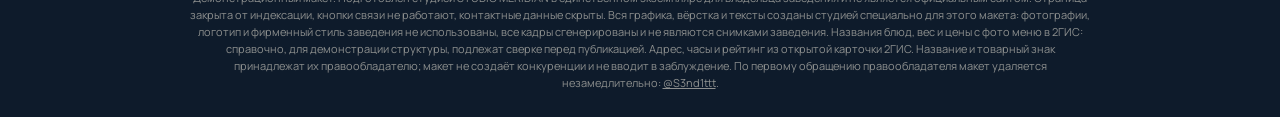
<file: den/index.html>
<!DOCTYPE html>
<html lang="ru" data-v="1" data-base="../" class="nojs" data-tone="l">
<head>
<meta charset="UTF-8">
<meta name="viewport" content="width=device-width, initial-scale=1, viewport-fit=cover">
<meta name="robots" content="noindex, nofollow">
<title>День в Азии · Демо-макет сайта · STUDIO MERIDIAN</title>
<meta name="description" content="Один день ресторана «Азия» в Архангельске: завтраки, обеды, ужины и сладкие гёдза.">
<meta name="theme-color" content="#0E1B2B">
<meta property="og:type" content="website">
<meta property="og:title" content="Демо-макет сайта · STUDIO MERIDIAN">
<meta property="og:description" content="Один день ресторана «Азия» в Архангельске: завтраки, обеды, ужины и сладкие гёдза.">
<meta property="og:url" content="https://azia.meridianstud.ru/den/">
<meta property="og:image" content="https://azia.meridianstud.ru/img/og.jpg?v=1">
<link rel="icon" href="data:image/svg+xml,%3Csvg xmlns='http://www.w3.org/2000/svg' viewBox='0 0 40 40'%3E%3Crect width='40' height='40' rx='8' fill='%230E1B2B'/%3E%3Cpath d='M8 32C10 18 18 9 32 8 30 22 22 30 8 32z' fill='%23C9A45C'/%3E%3C/svg%3E">
<link rel="preload" href="../fonts/jost-cyrillic.woff2" as="font" type="font/woff2" crossorigin>
<link rel="preload" href="../fonts/manrope.woff2" as="font" type="font/woff2" crossorigin>
<link rel="stylesheet" href="../skin.css?v=3e9a153c">
<link rel="stylesheet" href="../venue.css?v=095686c9">
<noscript><style>.curtain{display:none}</style></noscript>
</head>
<body>
<p class="demo-strip">Демо-макет студии MERIDIAN · не является официальным сайтом заведения</p>
<div class="curtain" aria-hidden="true"><p class="wm"><span style="--i:0">а</span><span style="--i:1">з</span><span style="--i:2">и</span><span style="--i:3">я</span></p><div class="pic"><div class="pi"><img src="../img/h-azia.jpg?v=1" alt="" decoding="async" width="1152" height="768"></div></div></div>
<div class="veil" aria-hidden="true"></div>
<header class="top">
  <nav class="nav" aria-label="Разделы"><a href="../menu/">Меню</a><a href="../#glavy">Разделы</a><a href="../#sever">Север</a><a href="../gde/">Как найти</a><a href="../den/" aria-current="page">День</a></nav>
  <button class="burger" type="button" aria-expanded="false" aria-controls="menu">Меню</button>
  <a class="logo" href="../" aria-label="Азия, на главную"><svg class="lamp" viewBox="0 0 40 40" aria-hidden="true"><path d="M6 34C8 18 18 7 35 5 33 22 23 32 6 34z" fill="currentColor"/><path d="M8 32L30 10" stroke="var(--bg,#0E1B2B)" stroke-width="1.4"/></svg><span>азия</span></a>
  <div class="right"><span class="now" data-now></span><button type="button" data-hint="В рабочей версии кнопка открывает бронь стола или сразу набирает номер.">Забронировать</button></div>
</header>
<div class="menu" id="menu" hidden><nav aria-label="Меню"><a href="../menu/">Меню</a><a href="../#glavy">Разделы</a><a href="../#sever">Север</a><a href="../gde/">Как найти</a><a href="../den/" aria-current="page">День</a></nav></div>
<main class="daily" data-bg="l">

  <section class="dh"><h1 class="script rv"><span class="ln"><span>День в Азии</span></span></h1><p class="lead">От завтрака в десять<br>до последней паэльи в одиннадцать.</p></section>
  <section class="mas"><div class="col"><div class="it2 w"><figure class="px"><img src="../img/a-window.jpg?v=1" alt="" loading="lazy" decoding="async" width="1152" height="768"></figure><div class="cap2"><span class="k">10:00</span><b>Открываемся</b><span>Завтраки до двух: можно не спешить, даже если за окном метель.</span></div></div><div class="it2 w"><figure class="px"><img src="../img/a-poke.jpg?v=1" alt="" loading="lazy" decoding="async" width="704" height="880"></figure><div class="cap2"><span class="k">13:00</span><b>Обед</b><span>Поке с тунцом или лососем: быстро, сытно, красиво.</span></div></div><div class="it2 t"><figure class="px"><img src="../img/a-cod.jpg?v=1" alt="" loading="lazy" decoding="async" width="704" height="880"></figure><div class="cap2"><span class="k">19:30</span><b>Меню от шефа</b><span>Треска лемонграсс и рулет из щуки с лососем.</span></div></div><div class="it2 t"><figure class="px"><img src="../img/a-sweetgyoza.jpg?v=1" alt="" loading="lazy" decoding="async" width="704" height="880"></figure><div class="cap2"><span class="k">22:30</span><b>Сладкое</b><span>Сладкие гёдза с пломбиром. В одиннадцать закрываемся.</span></div></div></div><div class="col"><div class="qt"><p class="cap s">Азия на Севере.</p><p class="k">Азия</p></div><div class="it2 t"><figure class="px"><img src="../img/a-gyoza.jpg?v=1" alt="" loading="lazy" decoding="async" width="704" height="880"></figure><div class="cap2"><span class="k">15:00</span><b>Гёдза</b><span>Жареные гёдза со свининой и имбирём к разговору.</span></div></div><div class="qt"><p class="cap s">Роллы на чёрном, шеф на изумруде.</p><p class="k">Азия</p></div></div><div class="col"><div class="it2 t"><figure class="px"><img src="../img/a-tea.jpg?v=1" alt="" loading="lazy" decoding="async" width="704" height="880"></figure><div class="cap2"><span class="k">11:30</span><b>Чай</b><span>Чугунный чайник, зелёный чай и лимонад с физалисом.</span></div></div><div class="it2 w"><figure class="px"><img src="../img/a-lamps.jpg?v=1" alt="" loading="lazy" decoding="async" width="1152" height="768"></figure><div class="cap2"><span class="k">18:00</span><b>Вечер</b><span>Латунные лампы зажигаются, зал наполняется. Лучше забронировать.</span></div></div><div class="it2 w"><figure class="px"><img src="../img/a-rolls.jpg?v=1" alt="" loading="lazy" decoding="async" width="704" height="880"></figure><div class="cap2"><span class="k">21:00</span><b>Роллы</b><span>Лосось тартар гравлакс и креветка темпура на тёмном камне.</span></div></div></div></section>
</main>
<footer class="foot" data-bg="g">
  <p class="quote">Азия на Севере.<br>Троицкий проспект, 18.</p>
  <div class="boxes"><div class="box"><p class="k">Бронь</p><p class="it">Стол на вечер</p><button class="btn" type="button" data-hint="В рабочей версии здесь бронь стола.">Забронировать</button></div><div class="box"><p class="k">ВКонтакте</p><p class="it">Новинки и события</p><button class="btn" type="button" data-hint="В рабочей версии здесь ваша группа ВКонтакте.">ВКонтакте</button></div><div class="box"><p class="k">Адрес</p><p class="it">Троицкий, 18, первый этаж</p><a class="btn" href="../gde/">Как добраться</a></div></div>
  <div class="sig"><p class="k">Паназиатская<br>и европейская кухня</p><p class="wm" aria-hidden="true">азия</p><p class="k r">Архангельск<br>с 10:00 до 23:00</p></div>
  <div class="fine">
    <span><a href="../menu/">Меню</a><a href="../#glavy">Разделы</a><a href="../#sever">Север</a><a href="../gde/">Как найти</a><a href="../den/">День</a></span>
    <span>Реквизиты (ООО или ИП, ИНН, ОГРН, адрес) заполняются при запуске · Информация справочная и не является публичной офертой</span>
  </div>
  <p class="note">Демонстрационный макет. Подготовлен студией STUDIO MERIDIAN в единственном экземпляре для владельца заведения и не является официальным сайтом. Страница закрыта от индексации, кнопки связи не работают, контактные данные скрыты. Вся графика, вёрстка и тексты созданы студией специально для этого макета: фотографии, логотип и фирменный стиль заведения не использованы, все кадры сгенерированы и не являются снимками заведения. Названия блюд, вес и цены с фото меню в 2ГИС: справочно, для демонстрации структуры, подлежат сверке перед публикацией. Адрес, часы и рейтинг из открытой карточки 2ГИС. Название и товарный знак принадлежат их правообладателю; макет не создаёт конкуренции и не вводит в заблуждение. По первому обращению правообладателя макет удаляется незамедлительно: <a href="https://t.me/S3nd1ttt" target="_blank" rel="noopener">@S3nd1ttt</a>.</p>
</footer>
<div class="toast" role="status" aria-live="polite" hidden></div>
<a class="mer-badge" href="https://t.me/S3nd1ttt" target="_blank" rel="noopener">MERIDIAN · Демо</a>
<script src="../skin.js?v=77db7cbb"></script>
</body>
</html>
</file>
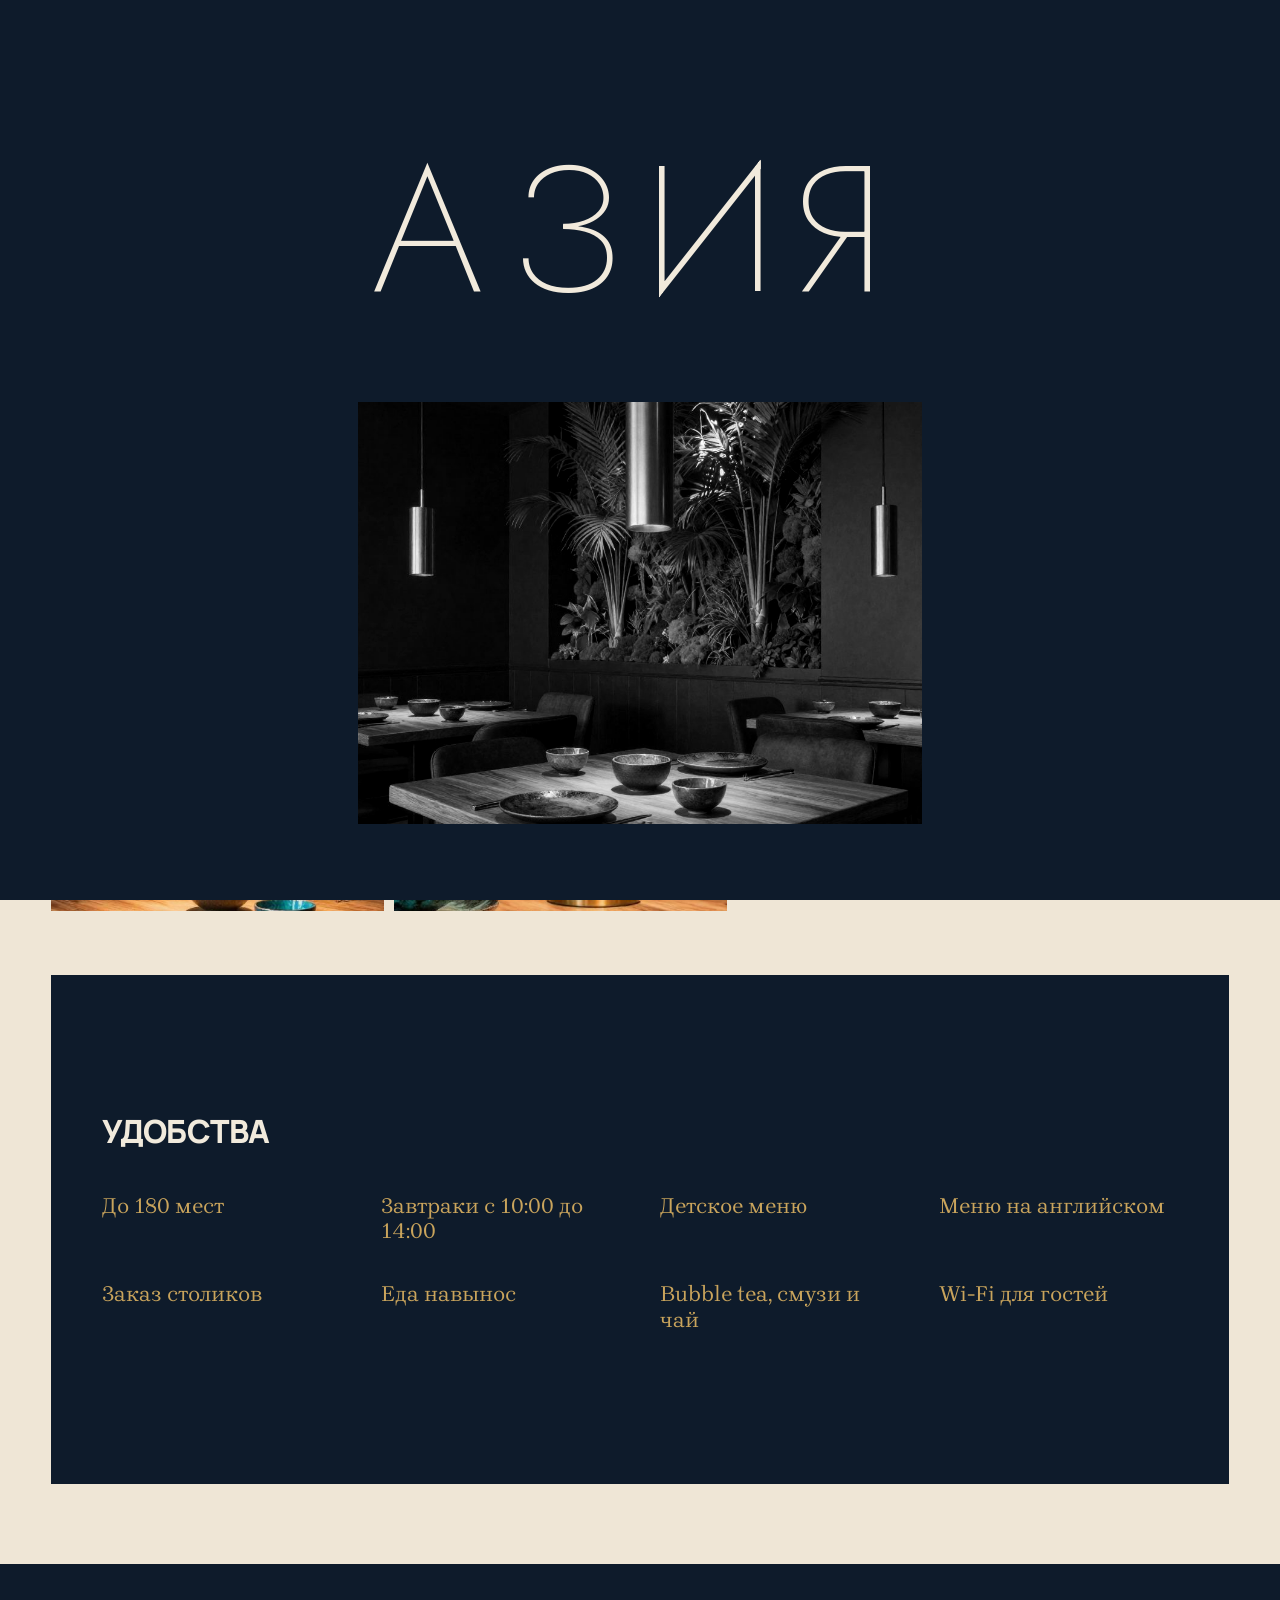
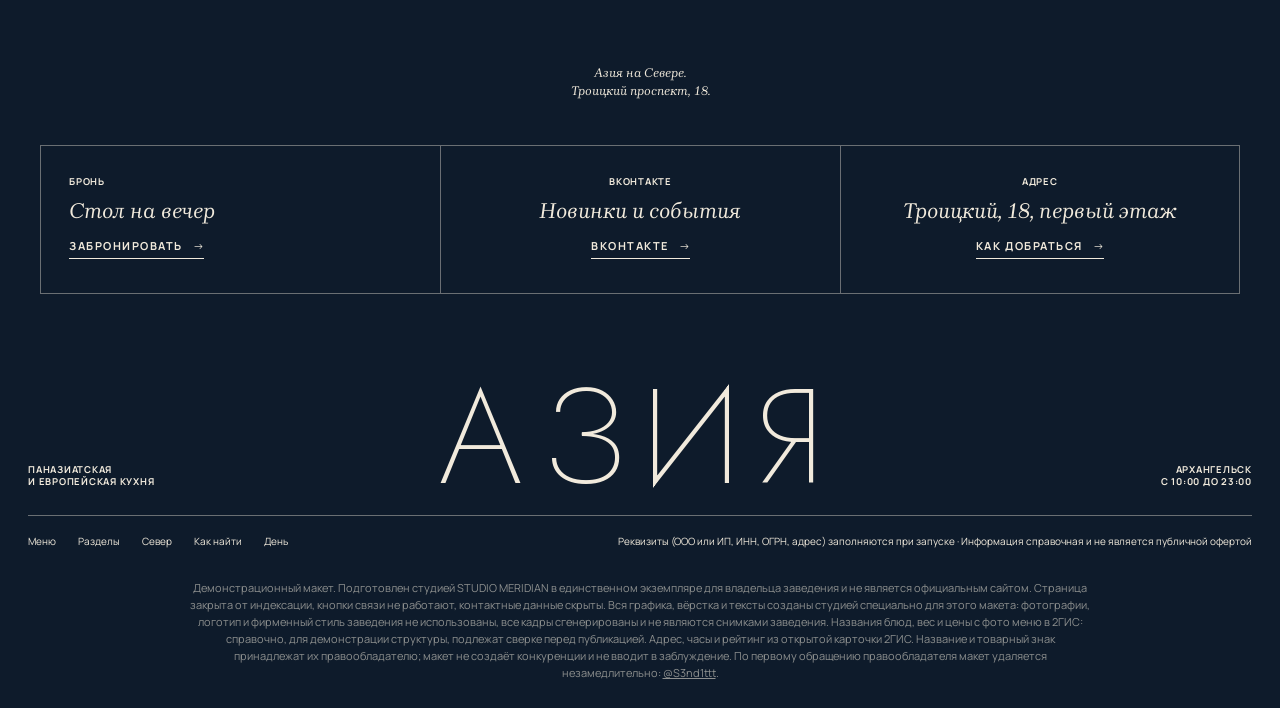
<file: gde/index.html>
<!DOCTYPE html>
<html lang="ru" data-v="1" data-base="../" class="nojs" data-tone="p">
<head>
<meta charset="UTF-8">
<meta name="viewport" content="width=device-width, initial-scale=1, viewport-fit=cover">
<meta name="robots" content="noindex, nofollow">
<title>Как нас найти · Демо-макет сайта · STUDIO MERIDIAN</title>
<meta name="description" content="Ресторан «Азия»: Троицкий проспект, 18, первый этаж. Ежедневно с 10:00 до 23:00, завтраки с 10:00 до 14:00.">
<meta name="theme-color" content="#0E1B2B">
<meta property="og:type" content="website">
<meta property="og:title" content="Демо-макет сайта · STUDIO MERIDIAN">
<meta property="og:description" content="Ресторан «Азия»: Троицкий проспект, 18, первый этаж. Ежедневно с 10:00 до 23:00, завтраки с 10:00 до 14:00.">
<meta property="og:url" content="https://azia.meridianstud.ru/gde/">
<meta property="og:image" content="https://azia.meridianstud.ru/img/og.jpg?v=1">
<link rel="icon" href="data:image/svg+xml,%3Csvg xmlns='http://www.w3.org/2000/svg' viewBox='0 0 40 40'%3E%3Crect width='40' height='40' rx='8' fill='%230E1B2B'/%3E%3Cpath d='M8 32C10 18 18 9 32 8 30 22 22 30 8 32z' fill='%23C9A45C'/%3E%3C/svg%3E">
<link rel="preload" href="../fonts/jost-cyrillic.woff2" as="font" type="font/woff2" crossorigin>
<link rel="preload" href="../fonts/manrope.woff2" as="font" type="font/woff2" crossorigin>
<link rel="stylesheet" href="../skin.css?v=3e9a153c">
<link rel="stylesheet" href="../venue.css?v=095686c9">
<noscript><style>.curtain{display:none}</style></noscript>
</head>
<body>
<p class="demo-strip">Демо-макет студии MERIDIAN · не является официальным сайтом заведения</p>
<div class="curtain" aria-hidden="true"><p class="wm"><span style="--i:0">а</span><span style="--i:1">з</span><span style="--i:2">и</span><span style="--i:3">я</span></p><div class="pic"><div class="pi"><img src="../img/h-azia.jpg?v=1" alt="" decoding="async" width="1152" height="768"></div></div></div>
<div class="veil" aria-hidden="true"></div>
<header class="top">
  <nav class="nav" aria-label="Разделы"><a href="../menu/">Меню</a><a href="../#glavy">Разделы</a><a href="../#sever">Север</a><a href="../gde/" aria-current="page">Как найти</a><a href="../den/">День</a></nav>
  <button class="burger" type="button" aria-expanded="false" aria-controls="menu">Меню</button>
  <a class="logo" href="../" aria-label="Азия, на главную"><svg class="lamp" viewBox="0 0 40 40" aria-hidden="true"><path d="M6 34C8 18 18 7 35 5 33 22 23 32 6 34z" fill="currentColor"/><path d="M8 32L30 10" stroke="var(--bg,#0E1B2B)" stroke-width="1.4"/></svg><span>азия</span></a>
  <div class="right"><span class="now" data-now></span><button type="button" data-hint="В рабочей версии кнопка открывает бронь стола или сразу набирает номер.">Забронировать</button></div>
</header>
<div class="menu" id="menu" hidden><nav aria-label="Меню"><a href="../menu/">Меню</a><a href="../#glavy">Разделы</a><a href="../#sever">Север</a><a href="../gde/" aria-current="page">Как найти</a><a href="../den/">День</a></nav></div>
<main class="spots-p" data-bg="p">

  <section class="mh"><p class="kick">Архангельск</p><h1 class="cap l rv"><span class="ln"><span>Как</span></span><span class="ln"><span>нас найти</span></span></h1></section>
  <article class="spot" id="troickiy">
    <div class="sp2"><figure class="px"><img src="../img/h-azia.jpg?v=1" alt="Троицкий проспект, 18" loading="lazy" decoding="async" width="1152" height="768"></figure><figure class="px"><img src="../img/a-lamps.jpg?v=1" alt="" loading="lazy" decoding="async" width="1152" height="768"></figure></div>
    <div class="si">
      <p class="k">первый этаж, центр Архангельска · Премия 2ГИС, лучший ресторан 2026</p>
      <h2 class="cap m">Троицкий проспект, 18</h2>
      <p class="it">Троицкий проспект, 18, первый этаж. Ежедневно с 10:00 до 23:00, завтраки с 10:00 до 14:00.</p>
      <p class="k">Ежедневно с 10:00 до 23:00 · <span class="st" data-open="10" data-close="23"></span></p>
      <p class="k">5.0 в 2ГИС · 6792 оценки</p>
      <button class="btn" type="button" data-hint="В рабочей версии кнопка откроет маршрут в 2ГИС или Яндекс Картах.">Маршрут</button>
    </div>
  </article>
  <section class="gives feats"><h2 class="cap m">Удобства</h2><div class="gv"><div><b>До 180 мест</b></div><div><b>Завтраки с 10:00 до 14:00</b></div><div><b>Детское меню</b></div><div><b>Меню на английском</b></div><div><b>Заказ столиков</b></div><div><b>Еда навынос</b></div><div><b>Bubble tea, смузи и чай</b></div><div><b>Wi-Fi для гостей</b></div></div></section>
</main>
<footer class="foot" data-bg="g">
  <p class="quote">Азия на Севере.<br>Троицкий проспект, 18.</p>
  <div class="boxes"><div class="box"><p class="k">Бронь</p><p class="it">Стол на вечер</p><button class="btn" type="button" data-hint="В рабочей версии здесь бронь стола.">Забронировать</button></div><div class="box"><p class="k">ВКонтакте</p><p class="it">Новинки и события</p><button class="btn" type="button" data-hint="В рабочей версии здесь ваша группа ВКонтакте.">ВКонтакте</button></div><div class="box"><p class="k">Адрес</p><p class="it">Троицкий, 18, первый этаж</p><a class="btn" href="../gde/">Как добраться</a></div></div>
  <div class="sig"><p class="k">Паназиатская<br>и европейская кухня</p><p class="wm" aria-hidden="true">азия</p><p class="k r">Архангельск<br>с 10:00 до 23:00</p></div>
  <div class="fine">
    <span><a href="../menu/">Меню</a><a href="../#glavy">Разделы</a><a href="../#sever">Север</a><a href="../gde/">Как найти</a><a href="../den/">День</a></span>
    <span>Реквизиты (ООО или ИП, ИНН, ОГРН, адрес) заполняются при запуске · Информация справочная и не является публичной офертой</span>
  </div>
  <p class="note">Демонстрационный макет. Подготовлен студией STUDIO MERIDIAN в единственном экземпляре для владельца заведения и не является официальным сайтом. Страница закрыта от индексации, кнопки связи не работают, контактные данные скрыты. Вся графика, вёрстка и тексты созданы студией специально для этого макета: фотографии, логотип и фирменный стиль заведения не использованы, все кадры сгенерированы и не являются снимками заведения. Названия блюд, вес и цены с фото меню в 2ГИС: справочно, для демонстрации структуры, подлежат сверке перед публикацией. Адрес, часы и рейтинг из открытой карточки 2ГИС. Название и товарный знак принадлежат их правообладателю; макет не создаёт конкуренции и не вводит в заблуждение. По первому обращению правообладателя макет удаляется незамедлительно: <a href="https://t.me/S3nd1ttt" target="_blank" rel="noopener">@S3nd1ttt</a>.</p>
</footer>
<div class="toast" role="status" aria-live="polite" hidden></div>
<a class="mer-badge" href="https://t.me/S3nd1ttt" target="_blank" rel="noopener">MERIDIAN · Демо</a>
<script src="../skin.js?v=77db7cbb"></script>
</body>
</html>
</file>
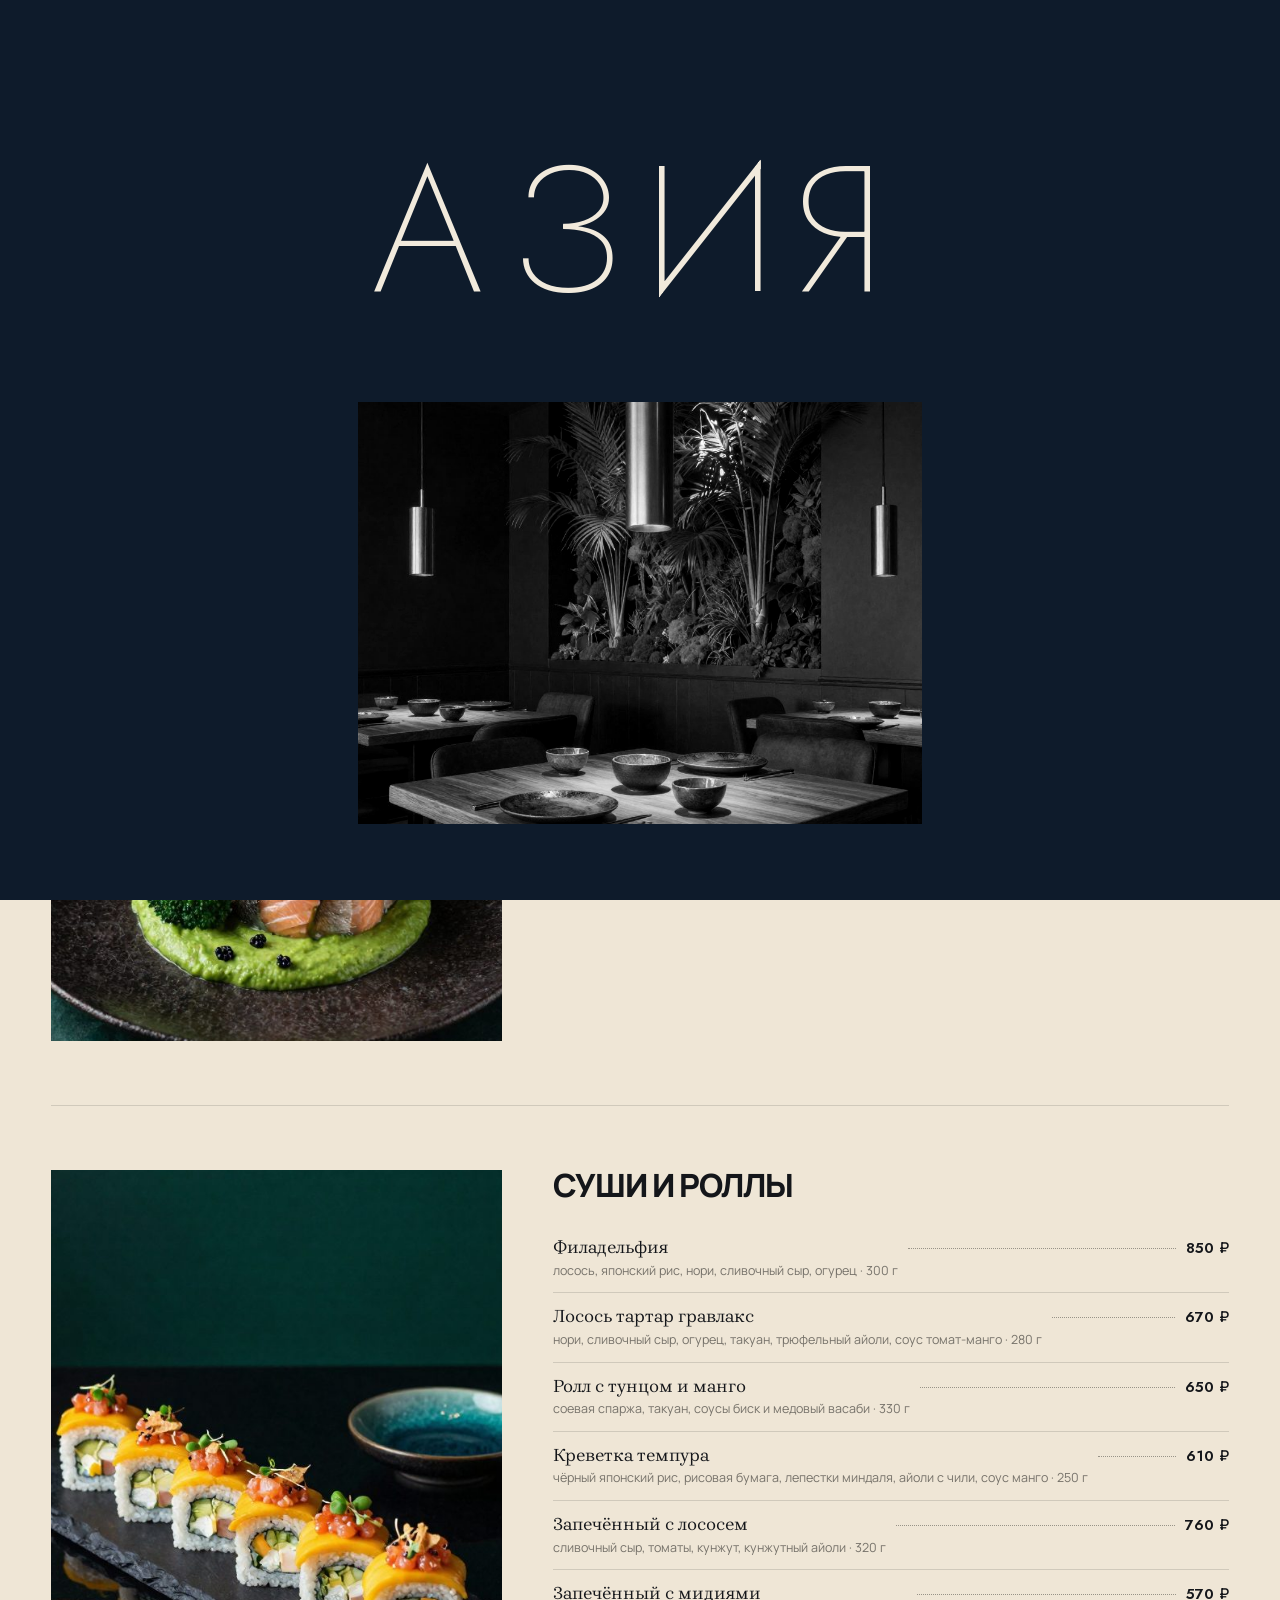
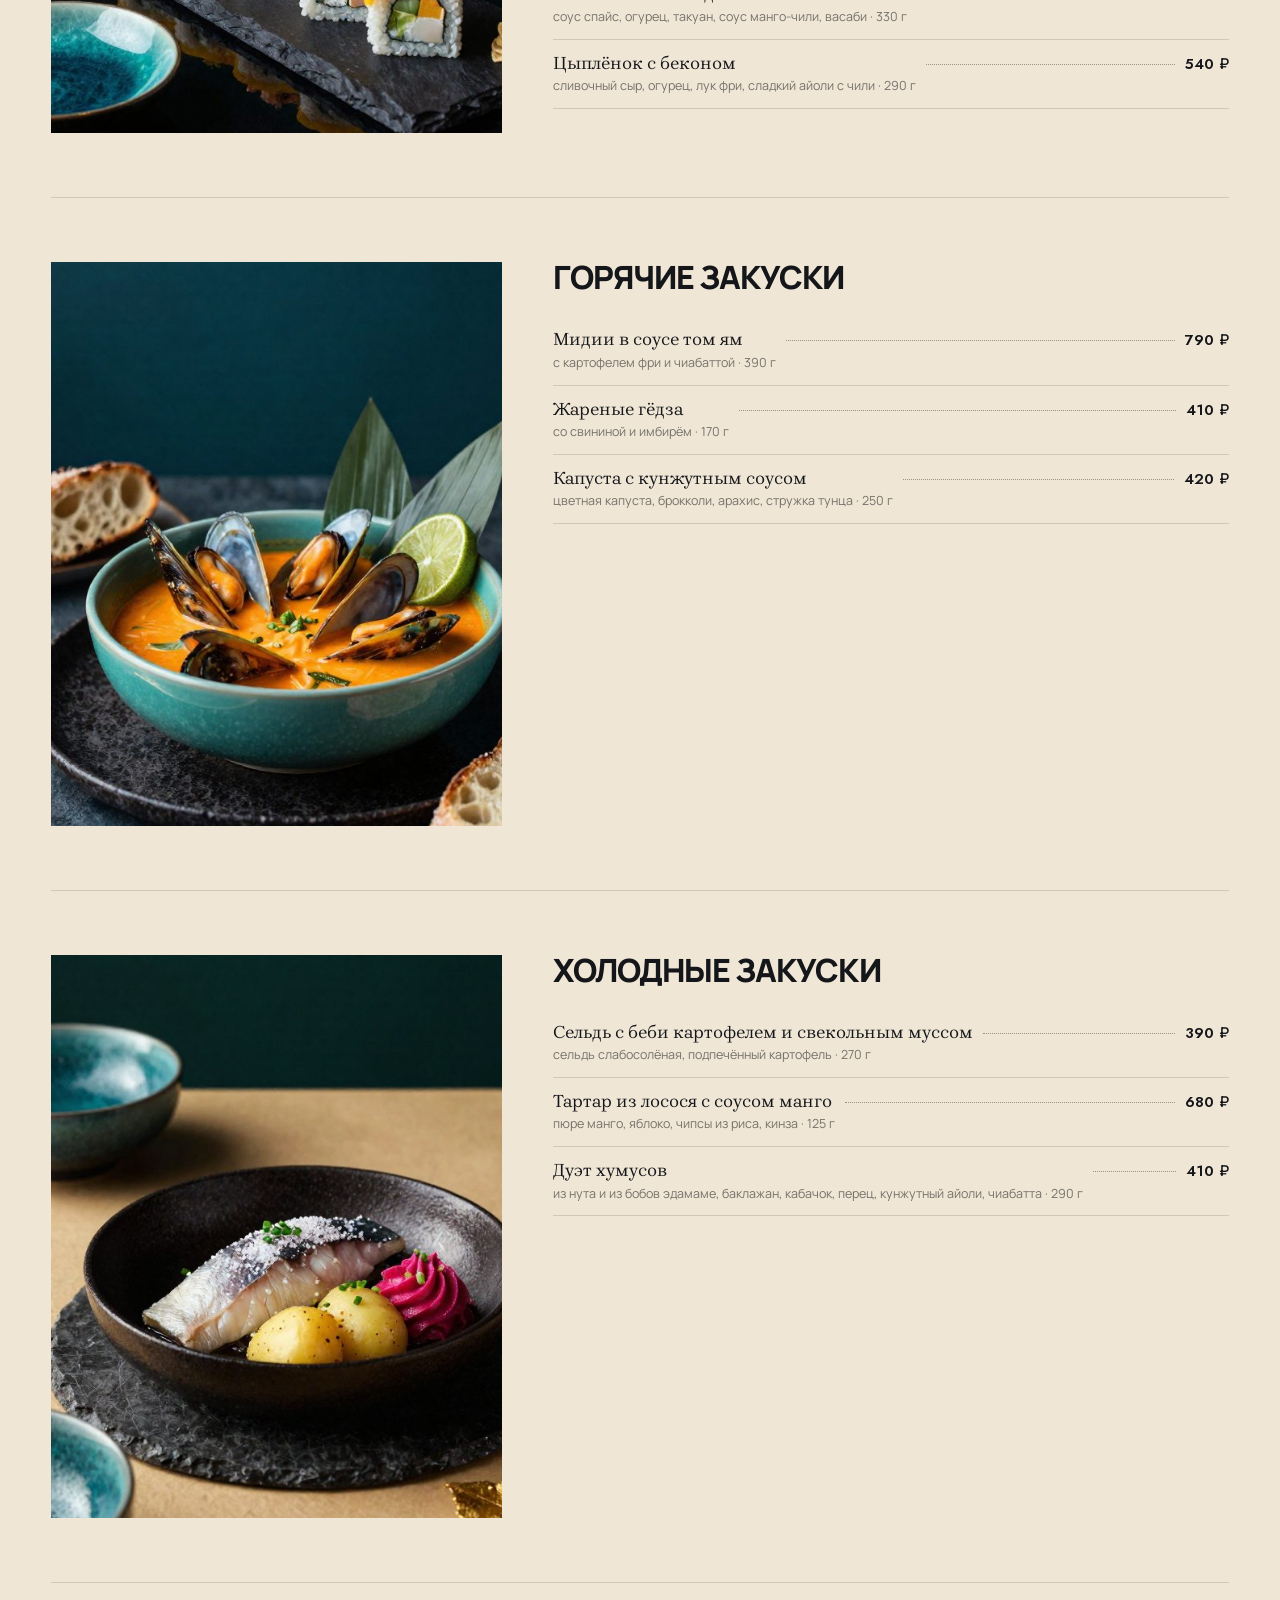
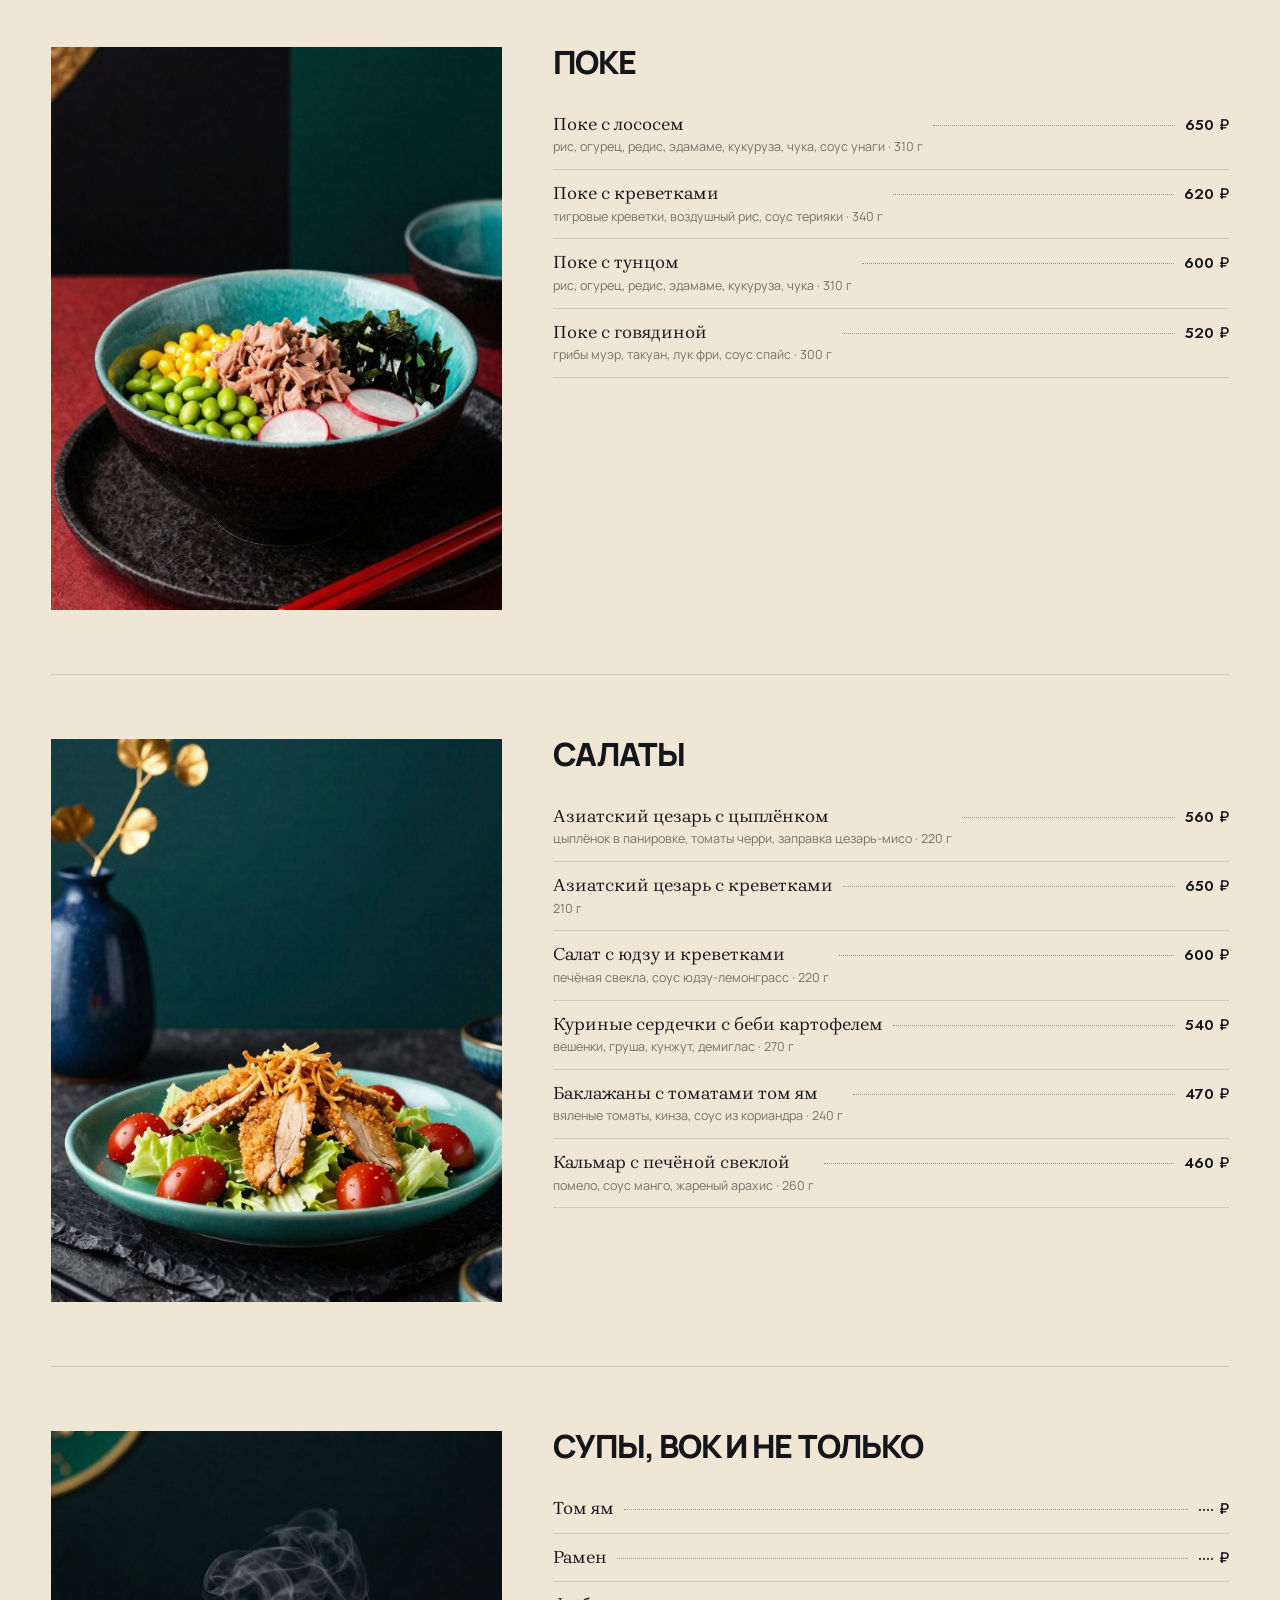
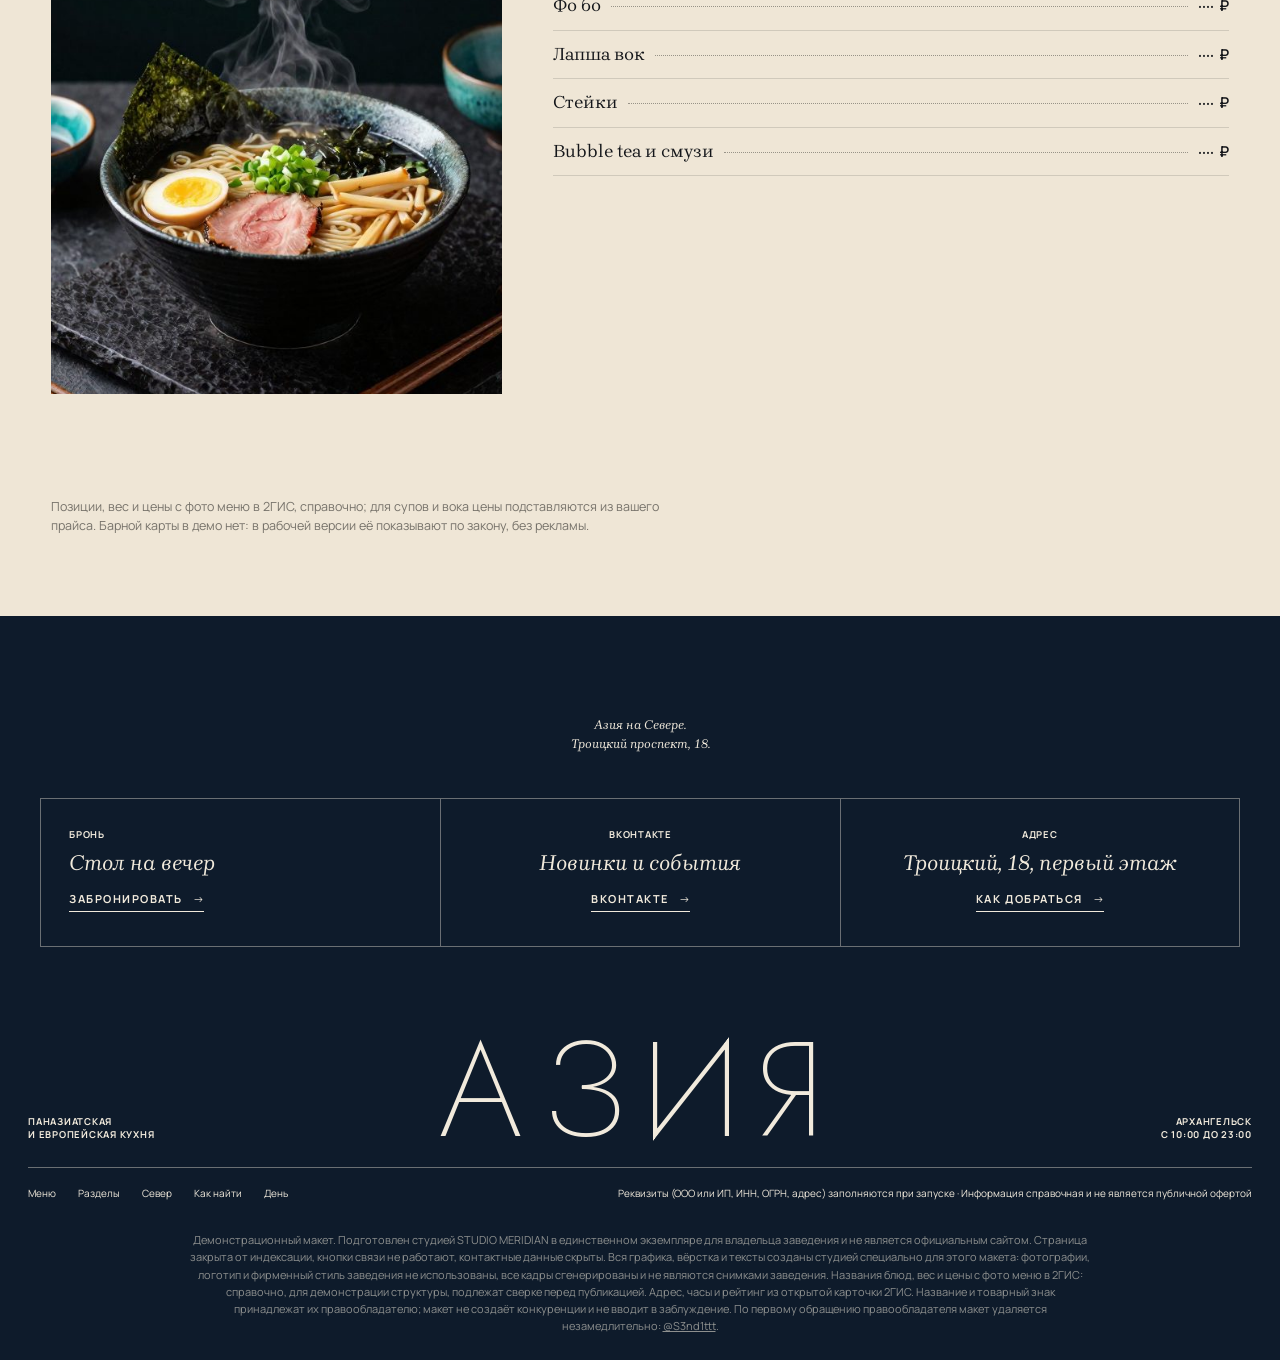
<file: menu/index.html>
<!DOCTYPE html>
<html lang="ru" data-v="1" data-base="../" class="nojs" data-tone="p">
<head>
<meta charset="UTF-8">
<meta name="viewport" content="width=device-width, initial-scale=1, viewport-fit=cover">
<meta name="robots" content="noindex, nofollow">
<title>Меню · Демо-макет сайта · STUDIO MERIDIAN</title>
<meta name="description" content="Меню ресторана «Азия» в Архангельске: меню от шефа, роллы, поке, горячие и холодные закуски, салаты. Цены справочно.">
<meta name="theme-color" content="#0E1B2B">
<meta property="og:type" content="website">
<meta property="og:title" content="Демо-макет сайта · STUDIO MERIDIAN">
<meta property="og:description" content="Меню ресторана «Азия» в Архангельске: меню от шефа, роллы, поке, горячие и холодные закуски, салаты. Цены справочно.">
<meta property="og:url" content="https://azia.meridianstud.ru/menu/">
<meta property="og:image" content="https://azia.meridianstud.ru/img/og.jpg?v=1">
<link rel="icon" href="data:image/svg+xml,%3Csvg xmlns='http://www.w3.org/2000/svg' viewBox='0 0 40 40'%3E%3Crect width='40' height='40' rx='8' fill='%230E1B2B'/%3E%3Cpath d='M8 32C10 18 18 9 32 8 30 22 22 30 8 32z' fill='%23C9A45C'/%3E%3C/svg%3E">
<link rel="preload" href="../fonts/jost-cyrillic.woff2" as="font" type="font/woff2" crossorigin>
<link rel="preload" href="../fonts/manrope.woff2" as="font" type="font/woff2" crossorigin>
<link rel="stylesheet" href="../skin.css?v=3e9a153c">
<link rel="stylesheet" href="../venue.css?v=095686c9">
<noscript><style>.curtain{display:none}</style></noscript>
</head>
<body>
<p class="demo-strip">Демо-макет студии MERIDIAN · не является официальным сайтом заведения</p>
<div class="curtain" aria-hidden="true"><p class="wm"><span style="--i:0">а</span><span style="--i:1">з</span><span style="--i:2">и</span><span style="--i:3">я</span></p><div class="pic"><div class="pi"><img src="../img/h-azia.jpg?v=1" alt="" decoding="async" width="1152" height="768"></div></div></div>
<div class="veil" aria-hidden="true"></div>
<header class="top">
  <nav class="nav" aria-label="Разделы"><a href="../menu/" aria-current="page">Меню</a><a href="../#glavy">Разделы</a><a href="../#sever">Север</a><a href="../gde/">Как найти</a><a href="../den/">День</a></nav>
  <button class="burger" type="button" aria-expanded="false" aria-controls="menu">Меню</button>
  <a class="logo" href="../" aria-label="Азия, на главную"><svg class="lamp" viewBox="0 0 40 40" aria-hidden="true"><path d="M6 34C8 18 18 7 35 5 33 22 23 32 6 34z" fill="currentColor"/><path d="M8 32L30 10" stroke="var(--bg,#0E1B2B)" stroke-width="1.4"/></svg><span>азия</span></a>
  <div class="right"><span class="now" data-now></span><button type="button" data-hint="В рабочей версии кнопка открывает бронь стола или сразу набирает номер.">Забронировать</button></div>
</header>
<div class="menu" id="menu" hidden><nav aria-label="Меню"><a href="../menu/" aria-current="page">Меню</a><a href="../#glavy">Разделы</a><a href="../#sever">Север</a><a href="../gde/">Как найти</a><a href="../den/">День</a></nav></div>
<main class="menu-p" data-bg="p">

  <section class="mh"><p class="kick">Паназиатская и европейская кухня</p><h1 class="cap l rv"><span class="ln"><span>Меню</span></span></h1><nav class="mtabs" aria-label="Разделы меню"><a href="#shef">Меню от шефа</a><a href="#rolly">Суши и роллы</a><a href="#goryachie">Горячие закуски</a><a href="#holodnye">Холодные закуски</a><a href="#poke">Поке</a><a href="#salaty">Салаты</a><a href="#supy">Супы, вок и не только</a></nav></section>
  <section class="mcat" id="shef"><figure class="px"><img src="../img/a-pike.jpg?v=1" alt="Меню от шефа" loading="lazy" decoding="async" width="704" height="880"></figure><div><h2 class="cap m">Меню от шефа</h2><ul class="mlist"><li><span><b>Рулет из щуки и лосося</b><small>с фисташками, пюре из зелёного горошка, брокколи и эстрагоном · 240 г</small></span><i></i><em>680 ₽</em></li><li><span><b>Треска лемонграсс</b><small>под соусом лемонграсс-терияки, том ям-пюре с тыквой, брокколи и эдамаме · 290 г</small></span><i></i><em>650 ₽</em></li><li><span><b>Паэлья по-азиатски</b><small>мидии, креветки, кальмары, сливочное красное карри, шафран и японский рис · 310 г</small></span><i></i><em>670 ₽</em></li><li><span><b>Ролл мидии с трюфельным айоли</b><small>краб-крем, творожный сыр, зелёное яблоко · 280 г</small></span><i></i><em>540 ₽</em></li><li><span><b>Сладкие гёдза</b><small>слоёное тесто, варёная сгущёнка, арахис, яблоки, клюква, брусничный соус и пломбир · 130 г</small></span><i></i><em>270 ₽</em></li></ul></div></section>
  <section class="mcat" id="rolly"><figure class="px"><img src="../img/a-rolls.jpg?v=1" alt="Суши и роллы" loading="lazy" decoding="async" width="704" height="880"></figure><div><h2 class="cap m">Суши и роллы</h2><ul class="mlist"><li><span><b>Филадельфия</b><small>лосось, японский рис, нори, сливочный сыр, огурец · 300 г</small></span><i></i><em>850 ₽</em></li><li><span><b>Лосось тартар гравлакс</b><small>нори, сливочный сыр, огурец, такуан, трюфельный айоли, соус томат-манго · 280 г</small></span><i></i><em>670 ₽</em></li><li><span><b>Ролл с тунцом и манго</b><small>соевая спаржа, такуан, соусы биск и медовый васаби · 330 г</small></span><i></i><em>650 ₽</em></li><li><span><b>Креветка темпура</b><small>чёрный японский рис, рисовая бумага, лепестки миндаля, айоли с чили, соус манго · 250 г</small></span><i></i><em>610 ₽</em></li><li><span><b>Запечённый с лососем</b><small>сливочный сыр, томаты, кунжут, кунжутный айоли · 320 г</small></span><i></i><em>760 ₽</em></li><li><span><b>Запечённый с мидиями</b><small>соус спайс, огурец, такуан, соус манго-чили, васаби · 330 г</small></span><i></i><em>570 ₽</em></li><li><span><b>Цыплёнок с беконом</b><small>сливочный сыр, огурец, лук фри, сладкий айоли с чили · 290 г</small></span><i></i><em>540 ₽</em></li></ul></div></section>
  <section class="mcat" id="goryachie"><figure class="px"><img src="../img/a-mussels.jpg?v=1" alt="Горячие закуски" loading="lazy" decoding="async" width="704" height="880"></figure><div><h2 class="cap m">Горячие закуски</h2><ul class="mlist"><li><span><b>Мидии в соусе том ям</b><small>с картофелем фри и чиабаттой · 390 г</small></span><i></i><em>790 ₽</em></li><li><span><b>Жареные гёдза</b><small>со свининой и имбирём · 170 г</small></span><i></i><em>410 ₽</em></li><li><span><b>Капуста с кунжутным соусом</b><small>цветная капуста, брокколи, арахис, стружка тунца · 250 г</small></span><i></i><em>420 ₽</em></li></ul></div></section>
  <section class="mcat" id="holodnye"><figure class="px"><img src="../img/a-herring.jpg?v=1" alt="Холодные закуски" loading="lazy" decoding="async" width="704" height="880"></figure><div><h2 class="cap m">Холодные закуски</h2><ul class="mlist"><li><span><b>Сельдь с беби картофелем и свекольным муссом</b><small>сельдь слабосолёная, подпечённый картофель · 270 г</small></span><i></i><em>390 ₽</em></li><li><span><b>Тартар из лосося с соусом манго</b><small>пюре манго, яблоко, чипсы из риса, кинза · 125 г</small></span><i></i><em>680 ₽</em></li><li><span><b>Дуэт хумусов</b><small>из нута и из бобов эдамаме, баклажан, кабачок, перец, кунжутный айоли, чиабатта · 290 г</small></span><i></i><em>410 ₽</em></li></ul></div></section>
  <section class="mcat" id="poke"><figure class="px"><img src="../img/a-poke.jpg?v=1" alt="Поке" loading="lazy" decoding="async" width="704" height="880"></figure><div><h2 class="cap m">Поке</h2><ul class="mlist"><li><span><b>Поке с лососем</b><small>рис, огурец, редис, эдамаме, кукуруза, чука, соус унаги · 310 г</small></span><i></i><em>650 ₽</em></li><li><span><b>Поке с креветками</b><small>тигровые креветки, воздушный рис, соус терияки · 340 г</small></span><i></i><em>620 ₽</em></li><li><span><b>Поке с тунцом</b><small>рис, огурец, редис, эдамаме, кукуруза, чука · 310 г</small></span><i></i><em>600 ₽</em></li><li><span><b>Поке с говядиной</b><small>грибы муэр, такуан, лук фри, соус спайс · 300 г</small></span><i></i><em>520 ₽</em></li></ul></div></section>
  <section class="mcat" id="salaty"><figure class="px"><img src="../img/a-caesar.jpg?v=1" alt="Салаты" loading="lazy" decoding="async" width="704" height="880"></figure><div><h2 class="cap m">Салаты</h2><ul class="mlist"><li><span><b>Азиатский цезарь с цыплёнком</b><small>цыплёнок в панировке, томаты черри, заправка цезарь-мисо · 220 г</small></span><i></i><em>560 ₽</em></li><li><span><b>Азиатский цезарь с креветками</b><small>210 г</small></span><i></i><em>650 ₽</em></li><li><span><b>Салат с юдзу и креветками</b><small>печёная свекла, соус юдзу-лемонграсс · 220 г</small></span><i></i><em>600 ₽</em></li><li><span><b>Куриные сердечки с беби картофелем</b><small>вешенки, груша, кунжут, демиглас · 270 г</small></span><i></i><em>540 ₽</em></li><li><span><b>Баклажаны с томатами том ям</b><small>вяленые томаты, кинза, соус из кориандра · 240 г</small></span><i></i><em>470 ₽</em></li><li><span><b>Кальмар с печёной свеклой</b><small>помело, соус манго, жареный арахис · 260 г</small></span><i></i><em>460 ₽</em></li></ul></div></section>
  <section class="mcat" id="supy"><figure class="px"><img src="../img/a-ramen.jpg?v=1" alt="Супы, вок и не только" loading="lazy" decoding="async" width="704" height="880"></figure><div><h2 class="cap m">Супы, вок и не только</h2><ul class="mlist"><li><span><b>Том ям</b></span><i></i><em>···· ₽</em></li><li><span><b>Рамен</b></span><i></i><em>···· ₽</em></li><li><span><b>Фо бо</b></span><i></i><em>···· ₽</em></li><li><span><b>Лапша вок</b></span><i></i><em>···· ₽</em></li><li><span><b>Стейки</b></span><i></i><em>···· ₽</em></li><li><span><b>Bubble tea и смузи</b></span><i></i><em>···· ₽</em></li></ul></div></section>
  <p class="mnote">Позиции, вес и цены с фото меню в 2ГИС, справочно; для супов и вока цены подставляются из вашего прайса. Барной карты в демо нет: в рабочей версии её показывают по закону, без рекламы.</p>
</main>
<footer class="foot" data-bg="g">
  <p class="quote">Азия на Севере.<br>Троицкий проспект, 18.</p>
  <div class="boxes"><div class="box"><p class="k">Бронь</p><p class="it">Стол на вечер</p><button class="btn" type="button" data-hint="В рабочей версии здесь бронь стола.">Забронировать</button></div><div class="box"><p class="k">ВКонтакте</p><p class="it">Новинки и события</p><button class="btn" type="button" data-hint="В рабочей версии здесь ваша группа ВКонтакте.">ВКонтакте</button></div><div class="box"><p class="k">Адрес</p><p class="it">Троицкий, 18, первый этаж</p><a class="btn" href="../gde/">Как добраться</a></div></div>
  <div class="sig"><p class="k">Паназиатская<br>и европейская кухня</p><p class="wm" aria-hidden="true">азия</p><p class="k r">Архангельск<br>с 10:00 до 23:00</p></div>
  <div class="fine">
    <span><a href="../menu/">Меню</a><a href="../#glavy">Разделы</a><a href="../#sever">Север</a><a href="../gde/">Как найти</a><a href="../den/">День</a></span>
    <span>Реквизиты (ООО или ИП, ИНН, ОГРН, адрес) заполняются при запуске · Информация справочная и не является публичной офертой</span>
  </div>
  <p class="note">Демонстрационный макет. Подготовлен студией STUDIO MERIDIAN в единственном экземпляре для владельца заведения и не является официальным сайтом. Страница закрыта от индексации, кнопки связи не работают, контактные данные скрыты. Вся графика, вёрстка и тексты созданы студией специально для этого макета: фотографии, логотип и фирменный стиль заведения не использованы, все кадры сгенерированы и не являются снимками заведения. Названия блюд, вес и цены с фото меню в 2ГИС: справочно, для демонстрации структуры, подлежат сверке перед публикацией. Адрес, часы и рейтинг из открытой карточки 2ГИС. Название и товарный знак принадлежат их правообладателю; макет не создаёт конкуренции и не вводит в заблуждение. По первому обращению правообладателя макет удаляется незамедлительно: <a href="https://t.me/S3nd1ttt" target="_blank" rel="noopener">@S3nd1ttt</a>.</p>
</footer>
<div class="toast" role="status" aria-live="polite" hidden></div>
<a class="mer-badge" href="https://t.me/S3nd1ttt" target="_blank" rel="noopener">MERIDIAN · Демо</a>
<script src="../skin.js?v=77db7cbb"></script>
</body>
</html>
</file>
<file: skin.css>
/* DEMOKIT, кожа MAISON: каркас MAISON CAFÉ (шрифты Manrope и Brygada 1918, SIL OFL) для демо реальным заведениям.
   Палитра и шрифты в переменных :root, заведение переопределяет их в своём venue.css. Фон меняется по разделам data-bg. */
@font-face{font-family:'MSans';src:url(fonts/manrope.woff2) format('woff2');font-weight:400 800;font-display:swap}
@font-face{font-family:'MSerif';src:url(fonts/brygada.woff2) format('woff2');font-weight:400 700;font-style:normal;font-display:swap}
@font-face{font-family:'MSerif';src:url(fonts/brygada-italic.woff2) format('woff2');font-weight:400 700;font-style:italic;font-display:swap}

:root{
  --gr:#1E1E1C;--gr2:#282826;--pa:#F1EEE7;--li:#E2DBCC;--kr:#D3BE98;--ink:#171716;--cream:#E9E3D6;--brass:#D9B26F;--acc:var(--brass);--disp:var(--sans);
  --sans:'MSans',system-ui,sans-serif;--serif:'MSerif',Georgia,serif;
  --ease:cubic-bezier(.2,.8,.2,1);--eio:cubic-bezier(.77,0,.175,1);--eo:cubic-bezier(.25,.46,.45,.94);--hd:64px;
}
html{--bg:var(--gr);--fg:var(--cream);--mut:rgba(233,227,214,.58);--line:rgba(233,227,214,.16);--line2:rgba(233,227,214,.42);--tile:#4A5A4F}
html[data-tone=p]{--bg:var(--pa);--fg:var(--ink);--mut:rgba(23,23,22,.56);--line:rgba(23,23,22,.14);--line2:rgba(23,23,22,.4);--tile:#8E8982}
html[data-tone=l]{--bg:var(--li);--fg:var(--ink);--mut:rgba(23,23,22,.56);--line:rgba(23,23,22,.15);--line2:rgba(23,23,22,.4);--tile:#8E8982}
html[data-tone=k]{--bg:var(--kr);--fg:var(--ink);--mut:rgba(23,23,22,.6);--line:rgba(23,23,22,.18);--line2:rgba(23,23,22,.45);--tile:#8E8475}
html.en .ru,html:not(.en) .en{display:none}
*,*::before,*::after{box-sizing:border-box}
html,body{overflow-x:clip}
body{margin:0;background:var(--bg);color:var(--fg);font:400 15px/1.5 var(--sans);-webkit-font-smoothing:antialiased;transition:background-color .8s var(--ease),color .8s var(--ease)}
img,video{display:block;max-width:100%;height:auto}
a{color:inherit;text-decoration:none}
button,input{font:inherit;color:inherit}
button{background:none;border:0;padding:0;cursor:pointer}
figure{margin:0}
p{margin:0}
h1{margin:0;font:inherit}
.vh{position:absolute;width:1px;height:1px;overflow:hidden;clip:rect(0 0 0 0);white-space:nowrap}
:focus-visible{outline:1px solid currentColor;outline-offset:3px}

/* ── шрифтовые роли ── */
.cap{font:800 18px/.88 var(--disp);text-transform:uppercase;letter-spacing:-.035em;margin:0}
.cap.xl{font-size:clamp(56px,8.6vw,136px)}
.cap.l{font-size:clamp(40px,5.2vw,82px)}
.cap.m{font-size:clamp(24px,2.5vw,38px);line-height:.94;letter-spacing:-.03em}
.cap.s{font-size:15px;line-height:1.05;letter-spacing:-.01em}
.cap.s2{font-size:clamp(22px,2vw,28px);line-height:.95;letter-spacing:-.02em}
.kick{font:400 20px/1.2 var(--serif);margin-bottom:14px;letter-spacing:-.01em}
.lead{font-size:14px;line-height:1.5;margin-top:28px}
.k{font:700 9.5px/1.35 var(--sans);text-transform:uppercase;letter-spacing:.08em}
.btn{display:inline-block;border:1px solid var(--line2);padding:11px 28px;font:600 9.5px/1 var(--sans);text-transform:uppercase;letter-spacing:.12em;transition:background .3s,color .3s,border-color .3s}
.btn:hover{background:var(--fg);color:var(--bg);border-color:var(--fg)}

/* ── проявление заголовков по строкам (маска) и мягкое появление ── */
.ln{display:block;overflow:hidden;padding-bottom:.13em;margin-bottom:-.13em}
.ln>span{display:block;transform:translateY(108%);transition:transform 1.1s var(--ease)}
.ln:nth-child(2)>span{transition-delay:.09s}.ln:nth-child(3)>span{transition-delay:.18s}
.rv.in .ln>span{transform:none}
.rv-f{opacity:0;transform:translateY(16px);transition:opacity 1s var(--ease) .25s,transform 1s var(--ease) .25s}
.rv-f.in{opacity:1;transform:none}
html.nojs .ln>span,html.nojs .rv-f{transform:none;opacity:1}

/* ── шторка-загрузчик: знак, снизу поднимается кадр, потом шторка уходит вверх ── */
.curtain{position:fixed;inset:0;z-index:200;background:var(--pa);color:var(--ink);display:flex;flex-direction:column;align-items:center;justify-content:center;overflow:hidden;transition:transform 1.1s var(--eio)}
.curtain .wm{font:500 clamp(84px,14vw,230px)/.86 var(--serif);letter-spacing:-.045em;position:relative;z-index:2;overflow:hidden;padding:0 .04em .12em;white-space:nowrap}
.curtain .wm span{display:inline-block;transform:translateY(110%);transition:transform 1.25s var(--eio) calc(var(--i) * 45ms)}
.curtain .pic{width:min(44vw,620px);aspect-ratio:4/3;overflow:hidden;margin-top:-.1em;transform:translateY(80vh);transition:transform 1.6s var(--eio) .2s}
.curtain .pi{width:100%;height:100%;transform:translateY(-10%) scale(1.1);transition:transform 1.6s var(--eio) .2s}
.curtain .pic img{width:100%;height:100%;object-fit:cover;filter:grayscale(1) contrast(1.05)}
html.c1 .curtain .wm span{transform:none}
html.c1 .curtain .pic{transform:translateY(18%)}
html.c1 .curtain .pi{transform:translateY(0) scale(1.1)}
html.c2 .curtain{transform:translateY(-100%)}
html.c2 .curtain .pi{transform:translateY(40%) scale(1.2)}
html.quick .curtain{background:var(--gr);color:var(--cream);transition-duration:.8s}
html.quick .curtain .pic{display:none}
html.quick .curtain .wm span{transition-duration:.7s;transition-delay:calc(var(--i) * 18ms)}
html.c3 .curtain{display:none}
/* шторка между страницами: графит опускается сверху, новая страница открывается из-под неё */
.veil{position:fixed;inset:0;z-index:190;background:var(--gr);transform:translateY(-100%);transition:transform .75s var(--eio);pointer-events:none}
html.leaving .veil{transform:none}

/* ── шапка ── */
.top{position:sticky;top:0;z-index:50;height:var(--hd);display:grid;grid-template-columns:1fr auto 1fr;align-items:center;padding:0 28px;background:var(--bg);border-bottom:1px solid var(--line);transition:background-color .8s var(--ease),transform .5s cubic-bezier(.455,.03,.515,.955)}
html.hd-up .top{transform:translateY(-101%)}
.nav{display:flex;gap:22px;font-size:11.5px}
.nav a{position:relative;padding:4px 0}
.nav a::after{content:'';position:absolute;left:50%;bottom:-3px;height:1px;width:0;background:currentColor;transform:translateX(-50%);transition:width .5s cubic-bezier(.455,.03,.515,.955)}
.nav a:hover::after{width:100%}
.nav a[aria-current]::after{width:14px}
.nav a[aria-current]:hover::after{width:100%}
.logo{font:500 33px/1 var(--serif);letter-spacing:-.035em;white-space:nowrap}
.right{display:flex;justify-content:flex-end;align-items:center;gap:18px;font-size:11.5px;white-space:nowrap}
.langs{display:flex;gap:9px}
.langs button{color:var(--mut)}
.langs button[aria-pressed=true]{color:var(--fg)}
.burger{display:none;font-size:11.5px;justify-self:start}
.menu{position:fixed;inset:var(--hd) 0 0;z-index:49;background:var(--bg);padding:30px 24px}
.menu nav{display:flex;flex-direction:column;gap:6px}
.menu a{font:800 34px/1.05 var(--sans);text-transform:uppercase;letter-spacing:-.03em}

/* ── первый экран ── */
.hero{min-height:calc(100svh - var(--hd));display:flex;flex-direction:column;align-items:center;justify-content:center;text-align:center;padding:60px 24px 90px}
.hero .lead{max-width:520px}
.hero .btn{margin-top:30px}
.hbtns{display:flex;flex-wrap:wrap;justify-content:center;gap:10px}.hbtns .btn{margin:30px 0 0 !important}

/* ── пара видео: растёт по прокрутке ── */
.duo{height:190vh;--k:0}
.duo .stick{position:sticky;top:var(--hd);height:calc(100svh - var(--hd));display:grid;place-items:center}
.duo .pair{display:grid;grid-template-columns:1fr 1fr;width:calc(54vw + 36vw * var(--k));max-width:calc((100svh - var(--hd) - 60px) * 1.7)}
.duo figure{aspect-ratio:5/6;overflow:hidden;background:var(--gr2)}
.duo img,.duo video{width:100%;height:100%;object-fit:cover}

/* ── линейки и сетка пачек ── */
.ranges{padding:130px 24px 120px;text-align:center}
.grid{display:grid;grid-template-columns:repeat(3,1fr);gap:22px;max-width:1260px;margin:56px auto 50px;text-align:left}
.card{display:block}
.card .ph{position:relative;display:block;aspect-ratio:4/5;overflow:hidden;background:var(--tile)}
.card .ph img{position:absolute;inset:0;width:100%;height:100%;object-fit:cover;transition:opacity .6s var(--ease),transform 1.2s var(--ease)}
.card .ph .alt{opacity:0}
.card:hover .ph .alt{opacity:1}
.card:hover .ph img{transform:scale(1.025)}
.card .meta{display:grid;grid-template-columns:1fr auto;gap:2px 12px;padding:14px 0 6px}
.card .meta b{font:800 12.5px/1.2 var(--sans);text-transform:uppercase;letter-spacing:-.01em}
.card .meta .pr{position:relative;font-size:10.5px;padding-bottom:2px;align-self:start}
.card .meta .pr::after{content:'';position:absolute;left:0;right:0;bottom:0;height:1px;background:currentColor;transform:scaleX(0);transform-origin:left;transition:transform .5s cubic-bezier(.455,.03,.515,.955)}
.card:hover .meta .pr::after{transform:scaleX(1)}
.card .meta small{grid-column:1/-1;font-size:11px;color:var(--mut)}
.card[hidden]{display:none}
.tabs{display:flex;flex-wrap:wrap;justify-content:center;gap:8px;margin-top:36px}
.tabs button{border:1px solid var(--line);padding:9px 16px;font:600 9.5px/1 var(--sans);text-transform:uppercase;letter-spacing:.1em}
.tabs button[aria-pressed=true]{background:var(--fg);color:var(--bg);border-color:var(--fg)}
.shop .grid{margin-top:40px}
.banner{padding:140px 24px;text-align:center}
.banner .lead{max-width:460px;margin:26px auto 0}

/* ── парящий коллаж ── */
.collage{position:relative;padding:40px 0 120px}
.fl{position:relative;height:150vh;max-width:1400px;margin:0 auto}
.fl figure{position:absolute;overflow:hidden;background:var(--gr2);will-change:transform}
.fl img{width:100%;height:100%;object-fit:cover}
.fl .c0{left:50%;top:6vh;width:min(36vw,520px);aspect-ratio:3/4;margin-left:calc(min(36vw,520px) / -2);z-index:1}
.fl .c1{left:12%;top:26vh;width:11vw;aspect-ratio:4/5;z-index:2}
.fl .c2{right:13%;top:12vh;width:10vw;aspect-ratio:3/4}
.fl .c3{left:23%;top:96vh;width:10vw;aspect-ratio:1;z-index:2}
.fl .c4{right:22%;top:104vh;width:11vw;aspect-ratio:1;z-index:2}
.fl .c5{left:6%;top:70vh;width:9vw;aspect-ratio:1}
.collage .say{text-align:center;padding:0 24px;margin-top:-8vh;position:relative;z-index:3}
.collage .say .btn{margin-top:30px}

/* ── обжарка во всю ширину ── */
.roast .wide{height:100svh;overflow:hidden;background:var(--gr2)}
.roast .wide img,.roast .wide video{width:100%;height:100%;object-fit:cover;transform:scale(var(--z,1.12));will-change:transform}

/* ── кофейни на главной ── */
.stores{padding:120px 24px 110px;text-align:center}
.rows{max-width:1400px;margin:44px auto 40px;border-top:1px solid var(--line);text-align:left}
.ex{border-bottom:1px solid var(--line);transition:background .4s}
.ex.open{background:rgba(255,255,255,.05)}
.row{display:grid;grid-template-columns:auto 1fr auto;align-items:baseline;gap:16px;width:100%;text-align:left;padding:22px 18px 18px;transition:padding .5s var(--ease)}
.row b{font:800 clamp(24px,3.6vw,54px)/.95 var(--sans);letter-spacing:-.035em;text-transform:uppercase}
.row .ad{font:400 clamp(13px,1.5vw,22px)/1.2 var(--serif);color:var(--mut)}
.row .more{display:flex;align-items:center;gap:10px;font:600 9px/1 var(--sans);text-transform:uppercase;letter-spacing:.1em;opacity:.55;transition:opacity .3s}
.row .more svg{width:22px;height:22px;border-radius:50%;transition:transform .5s var(--ease),background .5s,color .5s}
.row:hover{padding-left:28px}
.row:hover .more,.ex.open .more{opacity:1}
.row:hover .more svg{background:var(--fg);color:var(--bg)}
.ex.open .more svg{transform:rotate(45deg)}
.exb{display:grid;grid-template-rows:0fr;transition:grid-template-rows .9s cubic-bezier(.645,.045,.355,1)}
.ex.open .exb{grid-template-rows:1fr}
.exi{overflow:hidden}
.drag{display:flex;gap:16px;overflow-x:auto;scrollbar-width:none;padding:6px 18px 40px;cursor:grab;user-select:none;-webkit-user-select:none}
.drag::-webkit-scrollbar{display:none}
.drag.grabbing{cursor:grabbing}
.drag figure{flex:0 0 min(22vw,300px);aspect-ratio:2/3;overflow:hidden;background:var(--gr2)}
.drag img{width:100%;height:100%;object-fit:cover;pointer-events:none}
.drag .info{flex:0 0 260px;display:flex;flex-direction:column;justify-content:flex-end;gap:14px;padding:0 10px}
.drag .info .it{font:italic 400 22px/1.2 var(--serif)}
.drag .info .k{color:var(--mut)}
.drag .info .btn{align-self:flex-start}

/* ── плейлист: курсивная бегущая строка, обложка у курсора ── */
.playlist{padding:110px 0 120px;text-align:center;position:relative}
.mqs{margin:40px 0 44px}
.mq{overflow:hidden;white-space:nowrap}
.mqi{display:inline-block;font:italic 400 max(36px,5.4vw)/1.2 var(--serif);letter-spacing:-.02em;animation:mq 90s linear infinite}
.mq.rev .mqi{animation-direction:reverse;animation-duration:110s}
.mqs:hover .mqi{animation-play-state:paused}
.tr{padding:0 .12em;transition:color .3s}
.mqs:hover .tr{color:var(--mut)}
.mqs .tr:hover{color:var(--fg)}
@keyframes mq{to{transform:translateX(-50%)}}
.cover{position:fixed;left:0;top:0;width:200px;aspect-ratio:1;pointer-events:none;z-index:40;opacity:0;transform:translate(-50%,-50%) scale(.85);transition:opacity .25s,transform .35s var(--ease)}
.cover.on{opacity:1;transform:translate(-50%,-50%) scale(1)}
.cover img{width:100%;height:100%;object-fit:cover;box-shadow:0 18px 40px rgba(0,0,0,.35)}
.pl-note{margin-top:14px;font-size:12px;color:var(--mut)}

/* ── подвал ── */
.foot{background:var(--gr);color:var(--cream);--mut:rgba(233,227,214,.58);--line:rgba(233,227,214,.16);--line2:rgba(233,227,214,.42);padding:100px 28px 26px}
.foot .quote{text-align:center;font-size:13px;line-height:1.45}
.boxes{display:grid;grid-template-columns:repeat(3,1fr);max-width:1200px;margin:44px auto 90px;border:1px solid var(--line2)}
.box{padding:30px 28px 34px;display:flex;flex-direction:column;align-items:center;text-align:center;gap:10px}
.box+.box{border-left:1px solid var(--line2)}
.box:first-child{align-items:flex-start;text-align:left}
.box .it{font:italic 400 22px/1.15 var(--serif);margin-bottom:6px}
.mail{display:flex;width:min(260px,100%);border-bottom:1px solid var(--line2)}
.mail input{flex:1;min-width:0;background:none;border:0;padding:8px 0;font-size:12px;outline:0}
.mail input::placeholder{color:var(--mut)}
.mail button{padding:0 4px}
.said{font-size:11px;color:var(--mut)}
.foot .btn:hover{background:var(--cream);color:var(--gr);border-color:var(--cream)}
.sig{display:grid;grid-template-columns:1fr auto 1fr;align-items:end;max-width:1400px;margin:0 auto;padding-bottom:26px;border-bottom:1px solid var(--line2)}
.sig .wm{font:500 clamp(70px,10.5vw,168px)/.78 var(--serif);letter-spacing:-.05em;white-space:nowrap}
.sig .r{text-align:right}
.fine{display:flex;justify-content:space-between;gap:20px;flex-wrap:wrap;max-width:1400px;margin:18px auto 0;font-size:10px}
.fine span:first-child{display:flex;gap:22px}
.fine a:hover{text-decoration:underline}
.foot .note{max-width:1400px;margin:22px auto 0;font-size:10.5px;line-height:1.5;color:var(--mut)}
.foot .note a{text-decoration:underline}

/* ── корзина ── */
.cart{position:fixed;inset:0;z-index:120;background:rgba(10,10,9,.42);opacity:0;visibility:hidden;transition:opacity .4s,visibility .4s}
.cart.open{opacity:1;visibility:visible}
.cart .panel{position:absolute;top:0;right:0;bottom:0;width:min(440px,100%);background:var(--pa);color:var(--ink);display:flex;flex-direction:column;transform:translateX(100%);transition:transform .6s var(--ease)}
.cart.open .panel{transform:none}
.cart .hd{display:flex;justify-content:space-between;align-items:center;padding:0 24px;height:var(--hd);border-bottom:1px solid rgba(23,23,22,.14)}
.cart .x{font-size:11.5px}
.cart .body{flex:1;overflow:auto;padding:22px 24px}
.cart ul{list-style:none;margin:0;padding:0}
.cart li{display:grid;grid-template-columns:72px 1fr auto;gap:14px;align-items:center;padding:12px 0;border-bottom:1px solid rgba(23,23,22,.12)}
.cart li img{width:72px;aspect-ratio:4/5;object-fit:cover;background:#8E8982}
.cart li b{display:block;font:800 12px/1.2 var(--sans);text-transform:uppercase}
.cart li small{display:block;font-size:11px;color:rgba(23,23,22,.6);margin-top:3px}
.cart .q{display:flex;align-items:center;gap:10px;font-size:12px}
.cart .q button{width:22px;height:22px;border:1px solid rgba(23,23,22,.3)}
.cart .sum{display:flex;justify-content:space-between;margin:20px 0;font:800 13px/1 var(--sans);text-transform:uppercase}
.cart .go{display:block;text-align:center;background:var(--ink);color:var(--pa);padding:15px;font:600 10px/1 var(--sans);text-transform:uppercase;letter-spacing:.12em}
.cart .fine2{margin-top:12px;font-size:11px;color:rgba(23,23,22,.6)}
.cart .empty{text-align:center;padding-top:60px}
.cart .empty p{font:italic 400 22px/1.2 var(--serif);margin-bottom:22px}
.cart .empty .btn{border-color:rgba(23,23,22,.4)}

/* ── страница товара ── */
.pdp .buy{display:grid;grid-template-columns:minmax(0,1.62fr) minmax(320px,1fr);border-bottom:1px solid var(--line)}
.pics{display:grid;grid-template-columns:1.62fr 1fr}
.pics figure{overflow:hidden;background:var(--tile)}
.pics .a{grid-column:1/-1;aspect-ratio:1/1.02}
.pics .b,.pics .c{aspect-ratio:1/1}
.pics .c{aspect-ratio:auto}
.pics img{width:100%;height:100%;object-fit:cover}
.panel{border-left:1px solid var(--line)}
.panel .in{position:sticky;top:var(--hd);padding:36px 40px 44px}
.panel .k{color:var(--mut)}
.panel h1{margin-top:10px}
.notes{font:italic 400 15px/1.35 var(--serif);margin-top:12px}
.price{font-size:13px;margin-top:14px}
.opt{margin-top:22px}
.seg{display:flex;flex-wrap:wrap;gap:6px;margin-top:8px}
.seg button{border:1px solid var(--line);padding:8px 12px;font-size:11px}
.seg button[aria-pressed=true]{border-color:var(--fg)}
.addrow{display:grid;grid-template-columns:auto 1fr;gap:8px;margin-top:24px}
.qty{display:flex;align-items:center;border:1px solid var(--line2)}
.qty button{width:34px;height:40px}
.qty span{min-width:20px;text-align:center;font-size:12px}
.add{background:var(--fg);color:var(--bg);font:600 9.5px/1 var(--sans);text-transform:uppercase;letter-spacing:.12em;transition:opacity .3s}
.add:hover{opacity:.85}
.add.done{opacity:.6}
.pts{list-style:none;padding:0;margin:24px 0 30px}
.panel dl{margin:0}
.panel dl div{display:grid;grid-template-columns:110px 1fr;gap:14px;padding:16px 0;border-top:1px solid var(--line2)}
.panel dt{font:800 9px/1.4 var(--sans);text-transform:uppercase;letter-spacing:.06em}
.panel dd{margin:0;font-size:11.5px;line-height:1.45}
.act{display:grid;grid-template-columns:minmax(0,1.62fr) minmax(320px,1fr);border-bottom:1px solid var(--line)}
.act .cell{border-bottom:1px solid var(--line)}
.act .cell:nth-child(odd){border-right:1px solid var(--line)}
.act .circ{display:grid;place-items:center;padding:60px}
.act .circ .px{width:min(30vw,380px);aspect-ratio:1;border-radius:50%;background:var(--tile)}
.act .txt{padding:46px 40px;display:flex;flex-direction:column;justify-content:center;gap:18px}
.act .txt.c{align-items:center;text-align:center}
.act .wide2{min-height:44vh;position:relative;background:var(--tile)}
.act .wide2 .px{position:absolute;inset:0}
.act .sm{font-size:12px;max-width:260px;color:var(--mut)}
.sign{width:90px;height:52px}
.ranges.more{padding-top:110px}

/* ── кофейни: список и своя карта ── */
.find{display:grid;grid-template-columns:400px 1fr;height:calc(100svh - var(--hd))}
.find .list{padding:30px 28px;overflow:auto;border-right:1px solid var(--line)}
.find .q{width:100%;border:1px solid var(--line2);background:none;padding:12px 14px;font-size:11px;letter-spacing:.06em;text-transform:uppercase;outline:0}
.find .q::placeholder{color:var(--mut)}
.spots{list-style:none;margin:20px 0 0;padding:0}
.spots button{display:block;width:100%;text-align:left;padding:18px 0;border-bottom:1px solid var(--line)}
.spots b{display:block;font:800 13px/1.2 var(--sans);text-transform:uppercase;letter-spacing:-.01em}
.spots .ad{display:block;font:400 13px/1.3 var(--serif);margin:6px 0 4px}
.spots .k{color:var(--mut)}
.spots button[aria-current] b{text-decoration:underline;text-underline-offset:4px}
.mapbox{position:relative;overflow:hidden;background:#DCD5C6;touch-action:none;cursor:grab}
.mapbox.grab{cursor:grabbing}
.mapbox .layer{position:absolute;left:0;top:0;transform-origin:0 0}
.mapbox .layer svg{display:block}
.mapbox .zoom{position:absolute;right:16px;top:16px;z-index:3;display:flex;flex-direction:column;border:1px solid rgba(23,23,22,.3);background:var(--pa)}
.mapbox .zoom button{width:34px;height:34px;color:var(--ink)}
.mapbox .zoom button+button{border-top:1px solid rgba(23,23,22,.2)}
.mapbox .attr{position:absolute;right:10px;bottom:8px;z-index:3;font-size:9.5px;color:rgba(23,23,22,.65);background:rgba(241,238,231,.8);padding:2px 6px}
.pin{position:absolute;z-index:2;width:34px;height:34px;margin:-17px 0 0 -17px;border-radius:50%;background:var(--ink);color:var(--pa);display:grid;place-items:center;font:500 19px/1 var(--serif);box-shadow:0 0 0 3px var(--pa);transition:transform .3s var(--ease)}
.pin::before{content:'m';margin-top:-3px}
.pin i{position:absolute;left:44px;top:50%;transform:translateY(-50%);white-space:nowrap;font:800 10px/1 var(--sans);font-style:normal;text-transform:uppercase;letter-spacing:.04em;color:var(--ink);background:var(--pa);padding:6px 8px;opacity:0;transition:opacity .3s;pointer-events:none}
.pin.on{transform:scale(1.18)}
.pin.on i,.pin:hover i{opacity:1}

/* ── день сети ── */
.dh{text-align:center;padding:70px 24px 60px}
.script{font:italic 400 clamp(88px,13vw,210px)/.92 var(--serif);letter-spacing:-.03em;margin:0}
.dh .lead{margin-top:18px}
.mas{display:grid;grid-template-columns:repeat(3,1fr);gap:44px;max-width:1260px;margin:0 auto;padding:20px 24px 130px}
.mas .col{display:flex;flex-direction:column;gap:56px}
.mas .col:nth-child(2){padding-top:110px}
.mas .col:nth-child(3){padding-top:40px}
.mas .px{background:var(--tile)}
.mas .t .px{aspect-ratio:3/4}
.mas .w .px{aspect-ratio:4/3}
.mas .cap2{display:grid;gap:4px;margin-top:12px;font-size:12px;line-height:1.45}
.mas .cap2 .k{color:var(--mut)}
.mas .cap2 b{font:800 12.5px/1.2 var(--sans);text-transform:uppercase}
.qt{border:1px solid var(--line2);padding:28px 26px;display:flex;flex-direction:column;gap:22px;min-height:220px;justify-content:space-between}
.qt .cap{font-size:clamp(20px,1.8vw,26px)}

/* ── вакансии ── */
.jh{text-align:center;padding:90px 24px 70px}
.jh .big{font:400 clamp(28px,3.3vw,50px)/1.14 var(--serif);max-width:1000px;margin:22px auto 0;letter-spacing:-.015em}
.jg{display:grid;grid-template-columns:1.2fr 1fr;gap:64px;align-items:center;max-width:1240px;margin:0 auto;padding:0 24px 90px}
.jg .px{aspect-ratio:4/3;background:var(--tile)}
.jg .sm{font-size:13px;line-height:1.55;margin:16px 0 26px;max-width:420px}
.roles{list-style:none;margin:0;padding:0;border-top:1px solid var(--line2)}
.roles li{display:grid;grid-template-columns:1fr auto;gap:2px 16px;padding:14px 0;border-bottom:1px solid var(--line2)}
.roles b{font:800 13px/1.2 var(--sans);text-transform:uppercase}
.roles .ad{font:400 13px/1.3 var(--serif);grid-column:1}
.roles .k{grid-row:1/3;grid-column:2;align-self:center;color:var(--mut)}
.jbox{padding:0 24px 130px}
.jbox .frame{max-width:760px;margin:0 auto;border:1px solid var(--line2);padding:64px 24px;text-align:center;display:flex;flex-direction:column;align-items:center;gap:16px}
.jbox .it{font:italic 400 30px/1.1 var(--serif)}
.jbox .tg{font:800 20px/1.2 var(--sans);border-bottom:1px solid currentColor;padding-bottom:2px}
.jbox .k{color:var(--mut)}

/* ── о нас ── */
.about{background-image:radial-gradient(rgba(255,255,255,.035) 1px,transparent 1px);background-size:3px 3px}
.ah{position:relative;max-width:1060px;margin:0 auto;padding:130px 24px 110px}
.ah .who{position:absolute;right:24px;top:40px;text-align:right;color:var(--mut)}
.ah .big{font:400 clamp(26px,2.9vw,44px)/1.2 var(--serif);letter-spacing:-.015em}
.ah .big+.big{margin-top:.6em}
.trio{display:grid;grid-template-columns:1fr 1.25fr 1fr;gap:18px;padding:0 28px 110px;align-items:end}
.trio .px{aspect-ratio:3/4;background:var(--tile)}
.trio .tf:nth-child(2) .px{aspect-ratio:4/5}
.trio .tf .k{margin-top:10px;color:var(--mut)}
.nums{display:grid;grid-template-columns:repeat(4,1fr);border-top:1px solid var(--line);border-bottom:1px solid var(--line);margin:0 28px 110px}
.nums div{padding:34px 24px;display:flex;flex-direction:column;gap:10px}
.nums div+div{border-left:1px solid var(--line)}
.nums b{font:800 clamp(44px,5vw,76px)/.9 var(--sans);letter-spacing:-.04em}

/* ── кадры в рамках: внутри чуть больше рамки, едут при прокрутке, при появлении уменьшаются со 110 % ── */
.px{position:relative;overflow:hidden}
.px>img,.px>video{display:block;width:100%;height:100%;object-fit:cover;scale:1.26;translate:0 var(--py,0px);transition:scale 1.8s var(--eo)}
.px.in>img,.px.in>video{scale:1.14}
.pics .px>img{scale:1.08;object-position:50% 58%}
.pics .px.in>img{scale:1.03}
.duo .px>video,.duo .px>img{scale:1.08}
.duo .px.in>video,.duo .px.in>img{scale:1.02}
.sd img{scale:1.1;transition:opacity .6s var(--ease),transform 1.2s var(--ease),scale 1.6s var(--eo)}
.sd.in img{scale:1}
.cap.xxl{font-size:clamp(56px,10.3vw,190px);line-height:.82}
.btn.dark{background:var(--ink);color:var(--pa);border-color:var(--ink)}
.btn.dark:hover{background:transparent;color:var(--ink)}
.foot .fine a{position:relative}
.foot .fine a::after{content:'';position:absolute;left:0;right:0;top:calc(100% + 3px);height:1px;background:currentColor;transform:scaleX(0);transition:transform .5s cubic-bezier(.455,.03,.515,.955)}
.foot .fine a:hover{text-decoration:none}
.foot .fine a:hover::after{transform:scaleX(1)}

/* ── страница сорта: свежесть, вкус, рецепт, подписка, пара, финал, плашка ── */
.fresh{display:flex;align-items:center;gap:8px;font-size:11.5px;margin-top:10px}
.fresh i{width:7px;height:7px;border-radius:50%;background:#6E9B5C;box-shadow:0 0 0 0 rgba(110,155,92,.6);animation:pulse 2.4s infinite}
@keyframes pulse{70%{box-shadow:0 0 0 7px rgba(110,155,92,0)}100%{box-shadow:0 0 0 0 rgba(110,155,92,0)}}
.bars{display:grid;gap:7px;margin-top:20px}
.bar{display:grid;grid-template-columns:96px 1fr;align-items:center}
.bar .k{color:var(--mut)}
.bar .dots{display:flex;gap:4px}
.bar i{width:22px;height:4px;background:var(--line);transition:background .6s}
.bar i.on{background:var(--fg)}
.rc{font:italic 400 13.5px/1.4 var(--serif);margin-top:10px;padding-left:12px;border-left:1px solid var(--line2)}
.seg b{font-weight:800;margin-left:4px}
.add{position:relative;overflow:hidden}
.add .t2{position:absolute;inset:0;display:grid;place-items:center;transform:translateY(100%);transition:transform .5s var(--eio)}
.add .t1{display:block;transition:transform .5s var(--eio)}
.add.done .t1{transform:translateY(-140%)}
.add.done .t2{transform:none}
.pairl{display:grid;gap:4px;margin-top:6px;padding:16px 0 0;border-top:1px solid var(--line2)}
.pairl .k{color:var(--mut)}
.pairl b{font:800 13px/1.2 var(--sans);text-transform:uppercase}
.pairl small{font-size:11.5px;color:var(--mut)}
.pairl:hover b{text-decoration:underline;text-underline-offset:3px}
.closing{text-align:center;padding:130px 24px 140px;border-top:1px solid var(--line)}
.closing .big{font:400 clamp(26px,3vw,46px)/1.2 var(--serif);letter-spacing:-.015em;max-width:1000px;margin:0 auto 34px}
.pwrap{position:relative;min-width:0}
.gdots{display:none}
.mbar{display:none}
[data-cart] .bump{display:inline-block;animation:bump .5s var(--ease)}
@keyframes bump{40%{transform:scale(1.5)}}

/* ── корзина: порог доставки, подписка, пара ── */
.cart .ship{margin:4px 0 18px;font-size:11.5px}
.cart .ship .tr2{height:3px;background:rgba(23,23,22,.12);margin-top:8px;overflow:hidden}
.cart .ship .tr2 i{display:block;height:100%;background:var(--ink);transition:width .6s var(--ease)}
.cart li small em{font-style:normal;color:#6E8B5C}
.cart .sugg{display:grid;grid-template-columns:56px 1fr auto;gap:12px;align-items:center;margin:18px 0 6px;padding:12px;border:1px solid rgba(23,23,22,.14)}
.cart .sugg img{width:56px;aspect-ratio:4/5;object-fit:cover;background:#8E8982}
.cart .sugg b{display:block;font:800 11px/1.2 var(--sans);text-transform:uppercase}
.cart .sugg small{font-size:11px;color:rgba(23,23,22,.6)}
.cart .sugg button{border:1px solid rgba(23,23,22,.4);padding:8px 10px;font:600 9px/1 var(--sans);text-transform:uppercase;letter-spacing:.08em}
.cart .sumrow{display:flex;justify-content:space-between;font-size:12px;margin-top:6px}

/* ── кофейни: под выбранной три кадра ── */
.spots .sx{display:none;padding:0 0 18px}
.spots li.on .sx{display:block;animation:fin .6s var(--ease)}
.spots .sx .it{font:italic 400 15px/1.3 var(--serif);margin-bottom:10px}
.spots .th{display:grid;grid-template-columns:repeat(3,1fr);gap:6px}
.spots .th img{width:100%;aspect-ratio:3/4;object-fit:cover;background:var(--tile)}
@keyframes fin{from{opacity:0;transform:translateY(8px)}}

/* ── сотрудничество ── */
.ch{text-align:center;padding:110px 24px 70px}
.ch .big{font:400 clamp(24px,2.6vw,40px)/1.2 var(--serif);max-width:860px;margin:26px auto 0}
.dirs{max-width:1240px;margin:0 auto;padding:0 24px 60px;display:grid;gap:70px}
.dir{display:grid;grid-template-columns:1fr 1fr;gap:60px;align-items:center}
.dir:nth-child(even) .px{order:2}
.dir .px{aspect-ratio:4/3;background:var(--tile)}
.dir .k{color:var(--mut);margin-bottom:12px}
.dir .sm{font-size:13.5px;line-height:1.55;margin-top:18px;max-width:420px}
.partners{text-align:center;padding:60px 24px 90px}
.partners .pl{font:italic 400 clamp(24px,3vw,44px)/1.35 var(--serif);max-width:1100px;margin:18px auto 0}
.partners .note2{font-size:11px;color:var(--mut);margin-top:14px}
.collab .jbox .btn{margin-top:10px}

/* ── 404 ── */
.nf{min-height:calc(100svh - var(--hd));display:flex;flex-direction:column;align-items:center;justify-content:center;text-align:center;padding:60px 24px}
.nf .btn{margin-top:30px}

/* ── телефон и планшет ── */
@media (max-width:900px){
  :root{--hd:58px}
  .top{padding:0 18px}
  .nav{display:none}
  .burger{display:block}
  .logo{font-size:25px}
  .right{gap:10px}
  .grid{grid-template-columns:1fr 1fr;gap:14px}
  .duo{height:150vh}
  .duo .pair{width:calc(84vw + 10vw * var(--k))}
  .fl{height:120vh}
  .fl .c0{width:62vw;margin-left:-31vw}
  .fl .c1,.fl .c2,.fl .c3,.fl .c4,.fl .c5{width:22vw}
  .fl .c1{left:3%}.fl .c2{right:3%}.fl .c5{display:none}
  .boxes{grid-template-columns:1fr}
  .box+.box{border-left:0;border-top:1px solid var(--line2)}
  .box:first-child{align-items:center;text-align:center}
  .sig{grid-template-columns:1fr}
  .sig .k{display:none}
  .sig .wm{text-align:center;font-size:19vw}
  .pdp .buy,.act{grid-template-columns:1fr}
  .panel{border-left:0}
  .panel .in{position:static;padding:30px 20px 40px}
  .act .cell:nth-child(odd){border-right:0}
  .act .circ .px{width:70vw}
  .find{grid-template-columns:1fr;height:auto}
  .find .list{border-right:0;order:2}
  .mapbox{height:62svh}
  .mas{grid-template-columns:1fr;gap:44px}
  .mas .col{gap:44px}
  .mas .col:nth-child(n){padding-top:0}
  .jg{grid-template-columns:1fr;gap:34px}
  .ah{padding-top:110px}
  .ah .who{top:30px}
  .trio{grid-template-columns:1fr 1fr}
  .trio .tf:nth-child(3){display:none}
  .nums{grid-template-columns:1fr 1fr}
  .nums div:nth-child(3){border-left:0}
  .nums div:nth-child(n+3){border-top:1px solid var(--line)}
  .row{grid-template-columns:1fr;gap:4px}
  .row .more{display:none}
}
@media (max-width:520px){
  .top{padding:0 14px}
  .logo{font-size:22px}
  .right [data-cart] .ru,.right [data-cart] .en{display:none}
  .right [data-cart]::before{content:'';display:inline-block;width:11px;height:12px;margin-right:3px;vertical-align:-1px;border:1.2px solid currentColor;border-radius:1px 1px 2px 2px}
  .grid{grid-template-columns:1fr}
  .ranges{padding:100px 18px 90px}
}
@media (prefers-reduced-motion:reduce){
  .mqi{animation:none}
  .ln>span,.rv-f{transition:none;transform:none;opacity:1}
}

/* ── телефон: листание фото пальцем и липкая плашка покупки ── */
@media (max-width:900px){
  .pics{display:flex;overflow-x:auto;scroll-snap-type:x mandatory;scrollbar-width:none;position:relative}
  .pics::-webkit-scrollbar{display:none}
  .pics .px{flex:0 0 100%;aspect-ratio:4/5!important;scroll-snap-align:start}
  .gdots{display:flex;gap:6px;position:absolute;left:50%;bottom:16px;transform:translateX(-50%);z-index:2}
  .gdots i{width:6px;height:6px;border-radius:50%;background:rgba(255,255,255,.5)}
  .gdots i.on{background:#fff}
  .mbar{display:flex;position:fixed;left:10px;right:10px;bottom:64px;z-index:60;align-items:center;justify-content:space-between;gap:12px;padding:10px 10px 10px 16px;background:var(--pa);color:var(--ink);box-shadow:0 10px 30px rgba(0,0,0,.25);transform:translateY(140%);transition:transform .5s var(--ease)}
  .mbar.show{transform:none}
  .mbar b{display:block;font:800 12px/1.2 var(--sans);text-transform:uppercase}
  .mbar small{font-size:11px}
  .mbar .add{background:var(--ink);color:var(--pa);padding:13px 18px}
  .drag figure{flex-basis:62vw}
  .drag .info{flex-basis:70vw}
  .row{padding:18px 4px 14px}
  .row:hover{padding-left:4px}
  .dir{grid-template-columns:1fr;gap:24px}
  .dir:nth-child(even) .px{order:0}
  .bar{grid-template-columns:86px 1fr}
}

/* ── добавлено для «Лампы Грина» ── */
.demo-strip{position:relative;z-index:60;margin:0;padding:7px 16px;background:var(--brass);color:#151A16;font:700 9.5px/1.3 var(--sans);text-transform:uppercase;letter-spacing:.08em;text-align:center}
.logo{display:inline-flex;align-items:center;gap:8px}
.logo .lamp{width:22px;height:22px;flex:none;color:var(--brass)}
.right .now{color:var(--mut)}
.hero .award{margin-top:22px;font:700 9.5px/1.3 var(--sans);text-transform:uppercase;letter-spacing:.12em;color:var(--brass)}
.st{white-space:nowrap}
.st.on{color:#7FB08E}.st.off{color:var(--mut)}
.st::before{content:'';display:inline-block;width:6px;height:6px;border-radius:50%;background:currentColor;margin-right:6px;vertical-align:1px}
.polka{padding:clamp(80px,12vw,160px) 0 clamp(60px,8vw,110px)}
.polka .pg{display:grid;gap:clamp(28px,5vw,80px);padding:0 clamp(16px,4vw,56px);align-items:center;grid-template-columns:minmax(0,1fr)}
@media(min-width:860px){.polka .pg{grid-template-columns:minmax(0,1fr) minmax(0,1.1fr)}}
.polka .lead{max-width:520px;font-size:15px}
.engs{display:flex;gap:clamp(16px,3vw,40px);align-items:flex-end;justify-content:center}
.engs .eng{width:auto;max-height:clamp(150px,22vw,280px);mix-blend-mode:multiply}
.polka .mqs{margin-top:clamp(50px,7vw,90px)}
.polka .tr{font:400 clamp(30px,4.4vw,64px)/1.1 var(--serif);font-style:italic}
.gives{padding:clamp(80px,11vw,150px) clamp(16px,4vw,56px)}
.gives .gv{display:grid;gap:28px 40px;margin-top:48px;grid-template-columns:repeat(auto-fit,minmax(min(100%,220px),1fr))}
.gives .gv b{display:block;font:400 22px/1.15 var(--serif);margin-bottom:10px}
.gives .gv p{font-size:14px;color:var(--mut)}
.menu-p,.spots-p{padding:calc(var(--hd) + 40px) clamp(16px,4vw,56px) 80px}
.mh{margin-bottom:clamp(40px,6vw,80px)}
.mtabs{display:flex;flex-wrap:wrap;gap:8px;margin-top:28px}
.mtabs a{border:1px solid var(--line2);padding:9px 16px;font:600 9.5px/1 var(--sans);text-transform:uppercase;letter-spacing:.1em;transition:background .3s,color .3s}
.mtabs a:hover{background:var(--fg);color:var(--bg)}
.mcat{display:grid;gap:clamp(20px,4vw,64px);padding:clamp(36px,5vw,64px) 0;border-top:1px solid var(--line);grid-template-columns:minmax(0,1fr);scroll-margin-top:calc(var(--hd) + 20px)}
@media(min-width:860px){.mcat{grid-template-columns:minmax(0,.8fr) minmax(0,1.2fr);align-items:start}.mcat .px{position:sticky;top:calc(var(--hd) + 20px)}}
.mcat .px{aspect-ratio:4/5;overflow:hidden}
.mcat .px img{width:100%;height:100%;object-fit:cover}
.mlist{list-style:none;margin:24px 0 0;padding:0}
.mlist li{display:flex;align-items:baseline;gap:10px;padding:12px 0;border-bottom:1px solid var(--line)}
.mlist li>span{min-width:0}
.mlist b{font:400 18px/1.25 var(--serif)}
.mlist small{display:block;color:var(--mut);font-size:12.5px;margin-top:2px}
.mlist i{flex:1;border-bottom:1px dotted var(--line2);transform:translateY(-4px);min-width:16px}
.mlist em{font-style:normal;font-weight:600;white-space:nowrap}
.mnote{margin-top:40px;font-size:12.5px;color:var(--mut);max-width:640px}
.spot{display:grid;gap:clamp(20px,4vw,56px);padding:clamp(36px,5vw,64px) 0;border-top:1px solid var(--line);grid-template-columns:minmax(0,1fr);scroll-margin-top:calc(var(--hd) + 20px)}
@media(min-width:860px){.spot{grid-template-columns:minmax(0,1.2fr) minmax(0,.8fr);align-items:center}}
.sp2{display:grid;grid-template-columns:1fr 1fr;gap:10px}
.sp2 .px{aspect-ratio:4/5;overflow:hidden}.sp2 img{width:100%;height:100%;object-fit:cover}
.si .cap{margin:12px 0 16px}.si .it{font:400 19px/1.35 var(--serif);margin-bottom:18px}.si .k{margin-top:8px}.si .btn{margin-top:26px}
.toast{position:fixed;left:50%;bottom:24px;transform:translateX(-50%);z-index:90;max-width:min(92vw,420px);padding:14px 18px;background:var(--brass);color:#151A16;font-size:13.5px;line-height:1.4;box-shadow:0 10px 30px rgba(0,0,0,.25)}
.mer-badge{position:fixed;right:12px;bottom:12px;z-index:80;padding:7px 11px;background:#151A16;color:#ECE4D2;font:700 9px/1 var(--sans);letter-spacing:.1em;text-transform:uppercase;border:1px solid rgba(236,228,210,.25)}
.foot .note{max-width:900px;margin:30px auto 0;font-size:11px;line-height:1.55;color:var(--mut);text-align:center}
.stores .info .btn{color:var(--fg);border-color:var(--line2)}
.engs:empty{display:none}
@media(max-width:760px){
  .right .now,.logo .lamp{display:none}
  .right [data-hint]{font-size:0}
  .right [data-hint]::after{content:var(--call-label,'Связаться');font-size:11.5px}
}

/* ── доска сортов (лоты с букетом и оценкой) ── */
.board{padding:clamp(80px,11vw,150px) clamp(16px,4vw,56px)}
.board .flt{display:flex;flex-wrap:wrap;gap:8px;margin:28px 0 36px}
.board .flt button{border:1px solid var(--line2);padding:9px 16px;font:600 9.5px/1 var(--sans);text-transform:uppercase;letter-spacing:.1em}
.board .flt button[aria-pressed=true]{background:var(--fg);color:var(--bg)}
.lots{display:grid;gap:14px;grid-template-columns:repeat(auto-fill,minmax(min(100%,260px),1fr))}
.lot{position:relative;overflow:hidden;padding:22px 20px 20px;background:var(--lot-bg,rgba(255,255,255,.55));border-radius:var(--lot-r,18px);min-width:0;transition:transform .4s var(--ease)}
.lot:hover{transform:translateY(-4px)}
.lot[hidden]{display:none}
.lot .rk{font:700 9.5px/1.3 var(--sans);text-transform:uppercase;letter-spacing:.1em;color:var(--mut)}
.lot h3{margin:10px 0 12px;font:700 18px/1.15 var(--disp)}
.lot .tags{display:flex;flex-wrap:wrap;gap:5px;margin-bottom:12px}
.lot .tags span{font-size:12px;padding:4px 9px;border-radius:99px;background:var(--tag-bg,rgba(0,0,0,.06))}
.lot .pr{font-size:12.5px;color:var(--mut)}
.lot .q{position:absolute;right:16px;top:16px;width:58px;height:58px;border-radius:50%;display:grid;place-items:center;text-align:center;background:var(--acc);color:var(--q-fg,#fff);font:800 15px/1 var(--disp)}
.lot .q small{display:block;font:700 7.5px/1 var(--sans);letter-spacing:.1em;opacity:.85;margin-top:3px}
.lot .rk,.lot h3{padding-right:66px}
.board .fn{margin-top:28px;font-size:12.5px;color:var(--mut);max-width:680px}
/* маска строки заголовка не срезает точки над Ё и кратку над Й при плотном интерлиньяже */
.ln{padding-top:.16em;margin-top:-.16em}
/* длинное название в заголовке дня («День в Щебетуне») влезает в телефон */
@media(max-width:760px){.dh .script{font-size:min(11vw,64px);overflow-wrap:anywhere}}
</file>
<file: venue.css>
@font-face{font-family:'KJost';src:url(fonts/jost-cyrillic.woff2) format('woff2');font-weight:200 600;font-style:normal;font-display:swap;unicode-range:U+0301, U+0400-045F, U+0490-0491, U+04B0-04B1, U+2116}
@font-face{font-family:'KJost';src:url(fonts/jost-latin.woff2) format('woff2');font-weight:200 600;font-style:normal;font-display:swap;unicode-range:U+0000-00FF, U+0131, U+0152-0153, U+02BB-02BC, U+02C6, U+02DA, U+02DC, U+0304, U+0308, U+0329, U+2000-206F, U+20AC, U+2122, U+2191, U+2193, U+2212, U+2215, U+FEFF, U+FFFD}

:root{--gr:#0E1B2B;--gr2:#152538;--pa:#EFE6D6;--li:#E4D7BF;--kr:#C9A45C;--ink:#14161A;--cream:#F1EADC;--brass:#C9A45C;--acc:#C9A45C;
  --disp:'KJost','MSans',system-ui,sans-serif;--lot-bg:#fff}
html{--tile:#26374A}
.cap{font-family:var(--disp);font-weight:300;letter-spacing:.01em;line-height:.95}
.cap.xxl{font-weight:200}
.kick{font:500 12px/1.3 var(--disp);text-transform:uppercase;letter-spacing:.2em;color:var(--acc)}
.curtain{background:var(--gr);color:var(--cream)}
.curtain .wm,.foot .wm,.logo span{font-family:var(--disp);font-weight:200;text-transform:uppercase;letter-spacing:.12em}
.logo span{font-size:.75em}
.logo .lamp{color:var(--acc)}
.demo-strip{background:var(--acc);color:#0E1B2B}
.hero .award{color:var(--acc)}
.hero .ghost{margin-left:10px;background:var(--acc);border-color:var(--acc);color:#0E1B2B}
.btn{font-family:var(--disp);font-weight:500;letter-spacing:.16em}
.ranges .card .pr{color:#8C6A2E;font-weight:600}
.mcat h2{text-transform:uppercase;font-weight:200;font-size:clamp(34px,4vw,60px)}
.mlist b{font-family:var(--disp);font-weight:500;font-size:16px;text-transform:uppercase;letter-spacing:.03em}
.mlist em{font-family:var(--disp);font-weight:600}
.chh{padding:clamp(80px,11vw,150px) clamp(16px,4vw,56px) 50px;text-align:center}
.chh .lead{max-width:520px;margin-left:auto;margin-right:auto}
.ch{position:relative;overflow:hidden;display:grid;grid-template-columns:minmax(0,1fr) minmax(0,.9fr);gap:clamp(24px,4vw,64px);align-items:center;
  min-height:88svh;padding:clamp(50px,7vw,100px) clamp(16px,4vw,56px);color:#fff}
.ch:nth-child(odd) .px{order:-1}
.ch.rolly{background:#0B0B0C}
.ch.goryachie{background:linear-gradient(160deg,#0F6274,#0B4250)}
.ch.holodnye{background:linear-gradient(160deg,#C7A266,#8E6D35);color:#14161A}
.ch.poke{background:linear-gradient(170deg,#1A1A1C 0 42%,#9E1B22 42%)}
.ch.shef{background:radial-gradient(circle at 70% 30%,#13604C,#0A3A2E 70%)}
.ch h3{margin:10px 0 26px;font:200 clamp(52px,8vw,128px)/.9 var(--disp);text-transform:uppercase;letter-spacing:.01em}
.ch ul{list-style:none;margin:0 0 30px;padding:0;max-width:460px}
.ch li{display:grid;grid-template-columns:1fr auto;gap:2px 16px;padding:12px 0;border-bottom:1px solid currentColor;border-color:rgba(255,255,255,.22)}
.ch.holodnye li{border-color:rgba(20,22,26,.25)}
.ch li b{font:500 15px/1.25 var(--disp);text-transform:uppercase;letter-spacing:.03em}
.ch li span{grid-row:2;font-size:12px;opacity:.65}
.ch li em{grid-row:1/3;align-self:center;font:600 17px/1 var(--disp);font-style:normal}
.ch .btn{border-color:currentColor}
.ch .px{aspect-ratio:4/5;max-height:76svh;border-radius:6px;box-shadow:0 30px 60px rgba(0,0,0,.35)}
.ch .gl{position:absolute;width:clamp(140px,18vw,260px);right:4%;bottom:6%;transform:rotate(-24deg);opacity:.9;pointer-events:none}
.ch.salaty .gl,.ch.holodnye .gl{left:46%;right:auto;bottom:4%}
.ch .bd{position:absolute;width:clamp(56px,6vw,90px);pointer-events:none}
.ch .bd:nth-last-child(2){left:44%;top:9%;transform:rotate(-12deg)}
.ch .bd:last-child{right:6%;bottom:12%;transform:scaleX(-1) rotate(-8deg);width:clamp(44px,4.5vw,70px)}
.north{padding:clamp(80px,11vw,150px) clamp(16px,4vw,56px)}
.nh{max-width:760px}
.fish{display:grid;grid-template-columns:repeat(3,minmax(0,1fr));gap:16px;margin-top:50px}
.fish figure{display:flex;flex-direction:column}
.fish .px img{aspect-ratio:4/5;width:100%;height:auto;object-fit:cover}
.fish figcaption{margin-top:12px;font-size:12.5px;color:var(--mut)}
.fish figcaption b{display:block;font:500 15px/1.2 var(--disp);text-transform:uppercase;letter-spacing:.03em;color:var(--fg);margin-bottom:4px}
.gives{background:var(--gr);color:var(--cream)}
.gives .kick{color:var(--acc)}
.gives .gv b{font-family:var(--disp);font-weight:400;text-transform:uppercase;font-size:18px;letter-spacing:.05em;color:var(--acc)}
.gives .gv p{color:rgba(241,234,220,.7)}
.polka .tr{font-family:var(--disp);font-style:normal;font-weight:200;text-transform:uppercase}
.it,.quote{font-family:var(--disp) !important;font-style:normal !important}
.drag .info .it,.si .it{font-weight:400;font-size:18px}
.st.on{color:#7FC2A8}
.script{font-family:var(--disp);font-style:normal;font-weight:200;text-transform:uppercase;letter-spacing:.01em}
.mer-badge{background:#0E1B2B}
@media(max-width:860px){.ch{grid-template-columns:1fr;min-height:0}.ch:nth-child(odd) .px{order:0}.ch .px{max-height:none}.fish{grid-template-columns:1fr}
  .ch .bd:nth-last-child(2){left:auto;right:8%;top:4%}.ch.salaty .gl,.ch.holodnye .gl{left:auto;right:4%}}
@media(max-width:760px){.cap.xxl{font-size:17vw}.cap.l{font-size:11vw}.cap.m{font-size:7.5vw}.hero .ghost{margin:10px 0 0}}

.cap{font-family:var(--sans);font-weight:800;letter-spacing:-.035em;text-transform:uppercase;line-height:.88}
.cap.m{line-height:.94;letter-spacing:-.03em}.cap.xxl{font-weight:800;line-height:.82;letter-spacing:-.035em}
.kick{display:block;font:400 20px/1.2 var(--serif);text-transform:none;letter-spacing:-.01em;background:none;padding:0;border-radius:0}
.it,.quote,.drag .info .it,.si .it{font-family:var(--serif) !important;font-style:italic !important;font-weight:400 !important;text-transform:none !important;letter-spacing:0 !important}
.mlist b{font:400 18px/1.25 var(--serif);text-transform:none;letter-spacing:0}
.mcat h2{font-family:var(--sans);font-weight:800;text-transform:uppercase}
.ranges .card .meta b{font:800 12.5px/1.2 var(--sans);text-transform:uppercase;letter-spacing:-.01em}
.polka .tr{font-family:var(--serif) !important;font-style:italic !important;font-weight:400 !important;text-transform:none !important;letter-spacing:-.02em !important}
.script{font-family:var(--serif) !important;font-style:italic !important;font-weight:400 !important;text-transform:none !important;letter-spacing:-.03em !important}
.gives .gv b{font:400 22px/1.15 var(--serif);text-transform:none;letter-spacing:0}
.lot h3{font-family:var(--sans);font-weight:800}
.btn{font-family:var(--sans)}
/* без «примет ИИ»: подпись раздела без цвета и курсива, кнопки текстовыми ссылками без рамок и заливок (пользователь, 22.10) */
.kick{font:600 10.5px/1.4 var(--sans) !important;text-transform:uppercase !important;letter-spacing:.18em !important;color:var(--mut) !important;margin-bottom:18px}
.kick::before{content:none !important}
.btn,.btn.ghost,.btn.dark,.hero .ghost,.hbtns .btn{display:inline-flex;align-items:center;gap:10px;background:none !important;border:0 !important;border-bottom:1px solid currentColor !important;border-radius:0 !important;padding:0 0 7px !important;color:inherit !important;box-shadow:none !important;font:700 11px/1 var(--sans) !important;letter-spacing:.14em !important;text-transform:uppercase;transition:opacity .3s,gap .3s}
.btn::after{content:'→';font-weight:400;letter-spacing:0}
.btn:hover{opacity:.6;gap:16px;background:none !important;color:inherit !important}
.hbtns{gap:34px !important}.hbtns .btn{margin-top:30px !important}
.flt button,.mtabs a{border:0 !important;border-radius:0 !important;background:none !important;padding:6px 0 !important;margin-right:18px;color:var(--mut) !important;border-bottom:1px solid transparent !important}
.flt button[aria-pressed=true],.mtabs a:hover{color:var(--fg) !important;border-bottom-color:currentColor !important}
.lots{gap:0 48px !important}
.lot{background:none !important;border:0 !important;border-top:1px solid var(--line2) !important;border-radius:0 !important;box-shadow:none !important;padding:22px 0 26px !important;color:inherit !important;--mut:inherit}
.lot:hover{transform:none !important}
.lot .rk{opacity:.6}
.lot .tags{display:block;margin-bottom:8px}
.lot .tags span{background:none !important;padding:0 !important;border-radius:0 !important;font:400 italic 16px/1.4 var(--serif)}
.lot .tags span+span::before{content:' · '}
.lot .pr{opacity:.65}
.lot .q{width:auto !important;height:auto !important;border-radius:0 !important;background:none !important;color:inherit !important;right:0 !important;top:22px !important;display:block !important;text-align:right;font:800 26px/1 var(--sans) !important;letter-spacing:-.02em}
.lot .q small{font:600 9px/1 var(--sans) !important;letter-spacing:.12em;opacity:.6;margin-top:6px}
.hero .cap.xxl{font-size:clamp(52px,8.4vw,150px)}.ch{text-align:left}.ch>*{min-width:0}.ch h3{font-size:clamp(44px,5.6vw,96px);overflow-wrap:anywhere}@media(max-width:760px){.hero .cap.xxl{font-size:13vw}.ch h3{font-size:12vw}}
</file>
